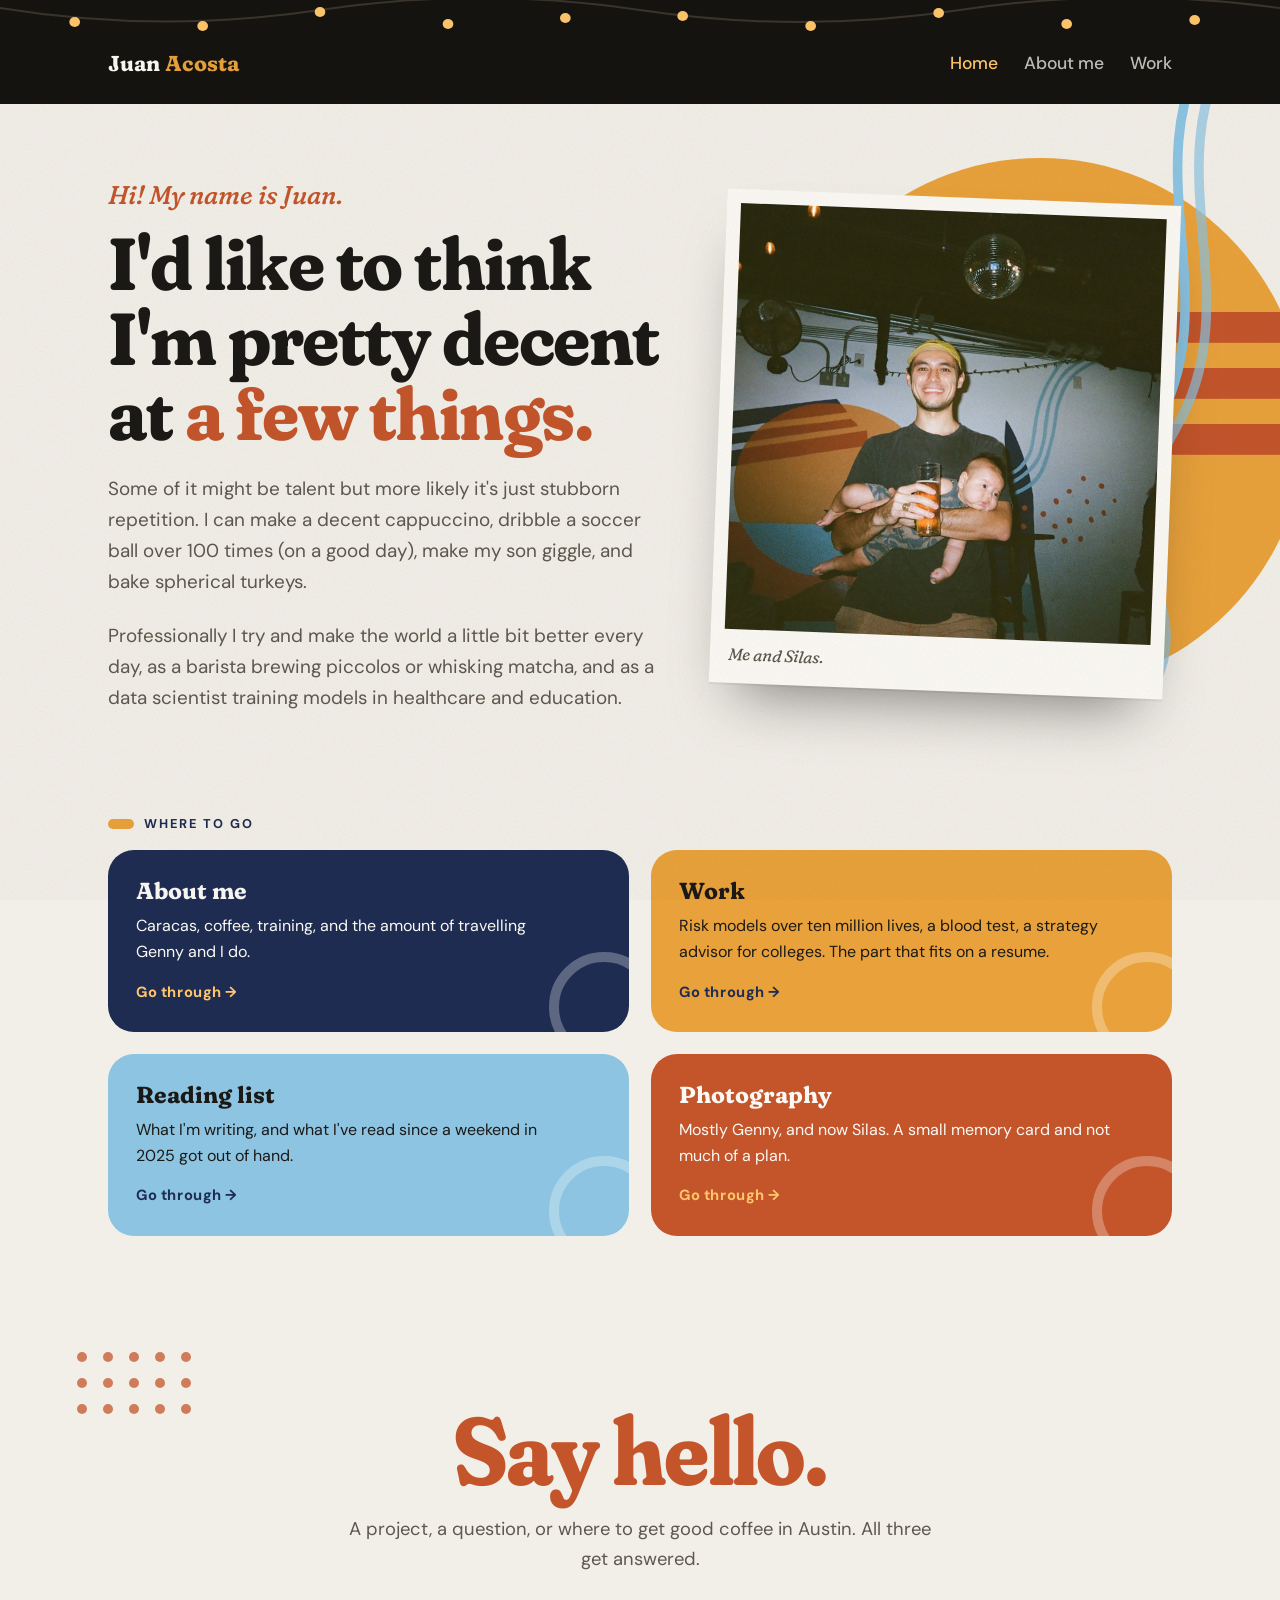
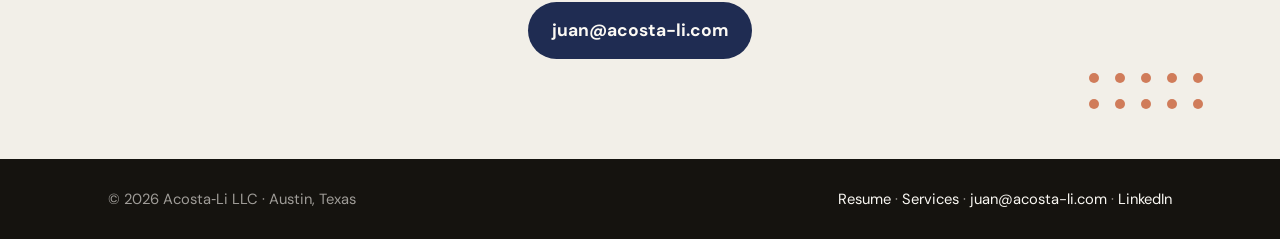
<file: index.html>
<!DOCTYPE html>
<html lang="en">
<head>
<meta charset="utf-8">
<meta name="viewport" content="width=device-width, initial-scale=1">
<title>Juan Acosta</title>
<meta name="description" content="Juan Acosta — barista and data scientist in Austin, Texas. Coffee, training, travel, photography, reading, and AI systems for healthcare and education.">
<link rel="icon" href="data:image/svg+xml,%3Csvg xmlns='http://www.w3.org/2000/svg' viewBox='0 0 32 32'%3E%3Crect width='32' height='32' rx='8' fill='%23F2EFE8'/%3E%3Ccircle cx='16' cy='16' r='9' fill='%23E9A23B'/%3E%3Crect x='0' y='12' width='32' height='2.5' fill='%23C4552B'/%3E%3Crect x='0' y='18' width='32' height='2.5' fill='%23C4552B'/%3E%3C/svg%3E">
<meta property="og:title" content="Juan Acosta"><meta property="og:description" content="Juan Acosta — barista and data scientist in Austin, Texas. Coffee, training, travel, photography, reading, and AI systems for healthcare and education."><meta property="og:type" content="website">
<link rel="preconnect" href="https://fonts.googleapis.com"><link rel="preconnect" href="https://fonts.gstatic.com" crossorigin>
<link href="https://fonts.googleapis.com/css2?family=Fraunces:ital,opsz,wght,SOFT,WONK@0,9..144,400..900,100,1;1,9..144,400..700,100,1&family=DM+Sans:opsz,wght@9..40,400;9..40,500;9..40,700&display=swap" rel="stylesheet">
<link rel="stylesheet" href="assets/film.css?v=20261022f">
</head>
<body>
<a class="skip" href="#main">Skip to content</a>
<div class="lights" aria-hidden="true">
  <svg viewBox="0 0 1200 46" preserveAspectRatio="none">
    <path d="M0 8 Q150 34 300 10 T600 10 T900 10 T1200 8" fill="none" stroke="#3A342B" stroke-width="2"/>
    <g fill="#FFC66B">
      <circle class="bulb" cx="70" cy="22" r="5"/><circle class="bulb" cx="190" cy="26" r="5"/><circle class="bulb" cx="300" cy="12" r="5"/>
      <circle class="bulb" cx="420" cy="24" r="5"/><circle class="bulb" cx="530" cy="18" r="5"/><circle class="bulb" cx="640" cy="16" r="5"/>
      <circle class="bulb" cx="760" cy="26" r="5"/><circle class="bulb" cx="880" cy="13" r="5"/><circle class="bulb" cx="1000" cy="24" r="5"/>
      <circle class="bulb" cx="1120" cy="20" r="5"/>
    </g>
  </svg>
</div>
<nav class="nav"><div class="wrap nav__in">
  <a class="logo" href="">Juan <span>Acosta</span></a>
  <ul><li><a href="" aria-current="page">Home</a></li><li><a href="about/">About me</a></li><li><a href="work/">Work</a></li></ul>
</div></nav>

<main id="main">
<header class="hero">
  <div class="mural" aria-hidden="true">
    <svg viewBox="0 0 400 400" class="sunshape">
      <circle cx="200" cy="200" r="190" fill="#E9A23B"/>
      <rect x="0" y="120" width="400" height="22" fill="#C4552B"/><rect x="0" y="160" width="400" height="22" fill="#C4552B"/><rect x="0" y="200" width="400" height="22" fill="#C4552B"/>
    </svg>
    <svg viewBox="0 0 120 600" class="waves" fill="none" stroke="#8CC4E2" stroke-width="9" stroke-linecap="round">
      <path d="M90 0 C 20 120, 110 240, 40 360 S 60 520, 20 600"/>
      <path d="M110 0 C 40 120, 130 240, 60 360 S 80 520, 40 600" opacity=".7"/>
    </svg>
  </div>
  <div class="wrap hero__in">
    <div>
      <p class="hi it">Hi! My name is Juan.</p>
      <h1 class="d">I'd like to think I'm pretty decent at <span class="sun">a few things.</span></h1>
      <p class="lede">Some of it might be talent but more likely it's just stubborn repetition. I can make a decent cappuccino, dribble a soccer ball over 100 times (on a good day), make my son giggle, and bake spherical turkeys.</p>
      <p class="lede">Professionally I try and make the world a little bit better every day, as a barista brewing piccolos or whisking matcha, and as a data scientist training models in healthcare and education.</p>
    </div>
    <figure class="print" style="margin:0">
      <img src="assets/img/juan-and-silas.jpg" alt="Juan in a yellow cap, grinning, holding a beer in one hand and his baby son Silas tucked under the other arm, under a disco ball" width="1196" height="1200">
      <figcaption>Me and Silas.</figcaption>
    </figure>
  </div>
</header>

<section class="sec" style="padding-top:10px"><div class="wrap">
  <p class="kicker">Where to go</p>
  <div class="doors">
    <a class="card c-navy" href="about/"><b>About me</b><p>Caracas, coffee, training, and the amount of travelling Genny and I do.</p><span class="go">Go through &rarr;</span></a>
    <a class="card c-sun" href="work/"><b>Work</b><p>Risk models over ten million lives, a blood test, a strategy advisor for colleges. The part that fits on a resume.</p><span class="go">Go through &rarr;</span></a>
    <a class="card c-sky" href="about/reading/"><b>Reading list</b><p>What I'm writing, and what I've read since a weekend in 2025 got out of hand.</p><span class="go">Go through &rarr;</span></a>
    <a class="card c-rust" href="about/photos/"><b>Photography</b><p>Mostly Genny, and now Silas. A small memory card and not much of a plan.</p><span class="go">Go through &rarr;</span></a>
  </div>
</div></section>
<section class="hello" id="hello">
  <div class="dots" aria-hidden="true" style="left:6%;top:40px"><i></i><i></i><i></i><i></i><i></i><i></i><i></i><i></i><i></i><i></i><i></i><i></i><i></i><i></i><i></i></div>
  <div class="dots" aria-hidden="true" style="right:6%;bottom:50px"><i></i><i></i><i></i><i></i><i></i><i></i><i></i><i></i><i></i><i></i></div>
  <div class="wrap">
    <h2 class="d">Say hello.</h2>
    <p>A project, a question, or where to get good coffee in Austin. All three get answered.</p>
    <a class="btn" href="mailto:juan@acosta-li.com">juan@acosta-li.com</a>
  </div>
</section>
</main>

<footer class="foot"><div class="wrap foot__in"><span>&copy; 2026 Acosta&#8209;Li LLC &middot; Austin, Texas</span><span><a href="resume.html">Resume</a> &middot; <a href="services/">Services</a> &middot; <a href="mailto:juan@acosta-li.com">juan@acosta-li.com</a> &middot; <a href="https://www.linkedin.com/in/juan-acosta-556a39108/" target="_blank" rel="noopener">LinkedIn</a></span></div></footer>
</body>
</html>
</file>
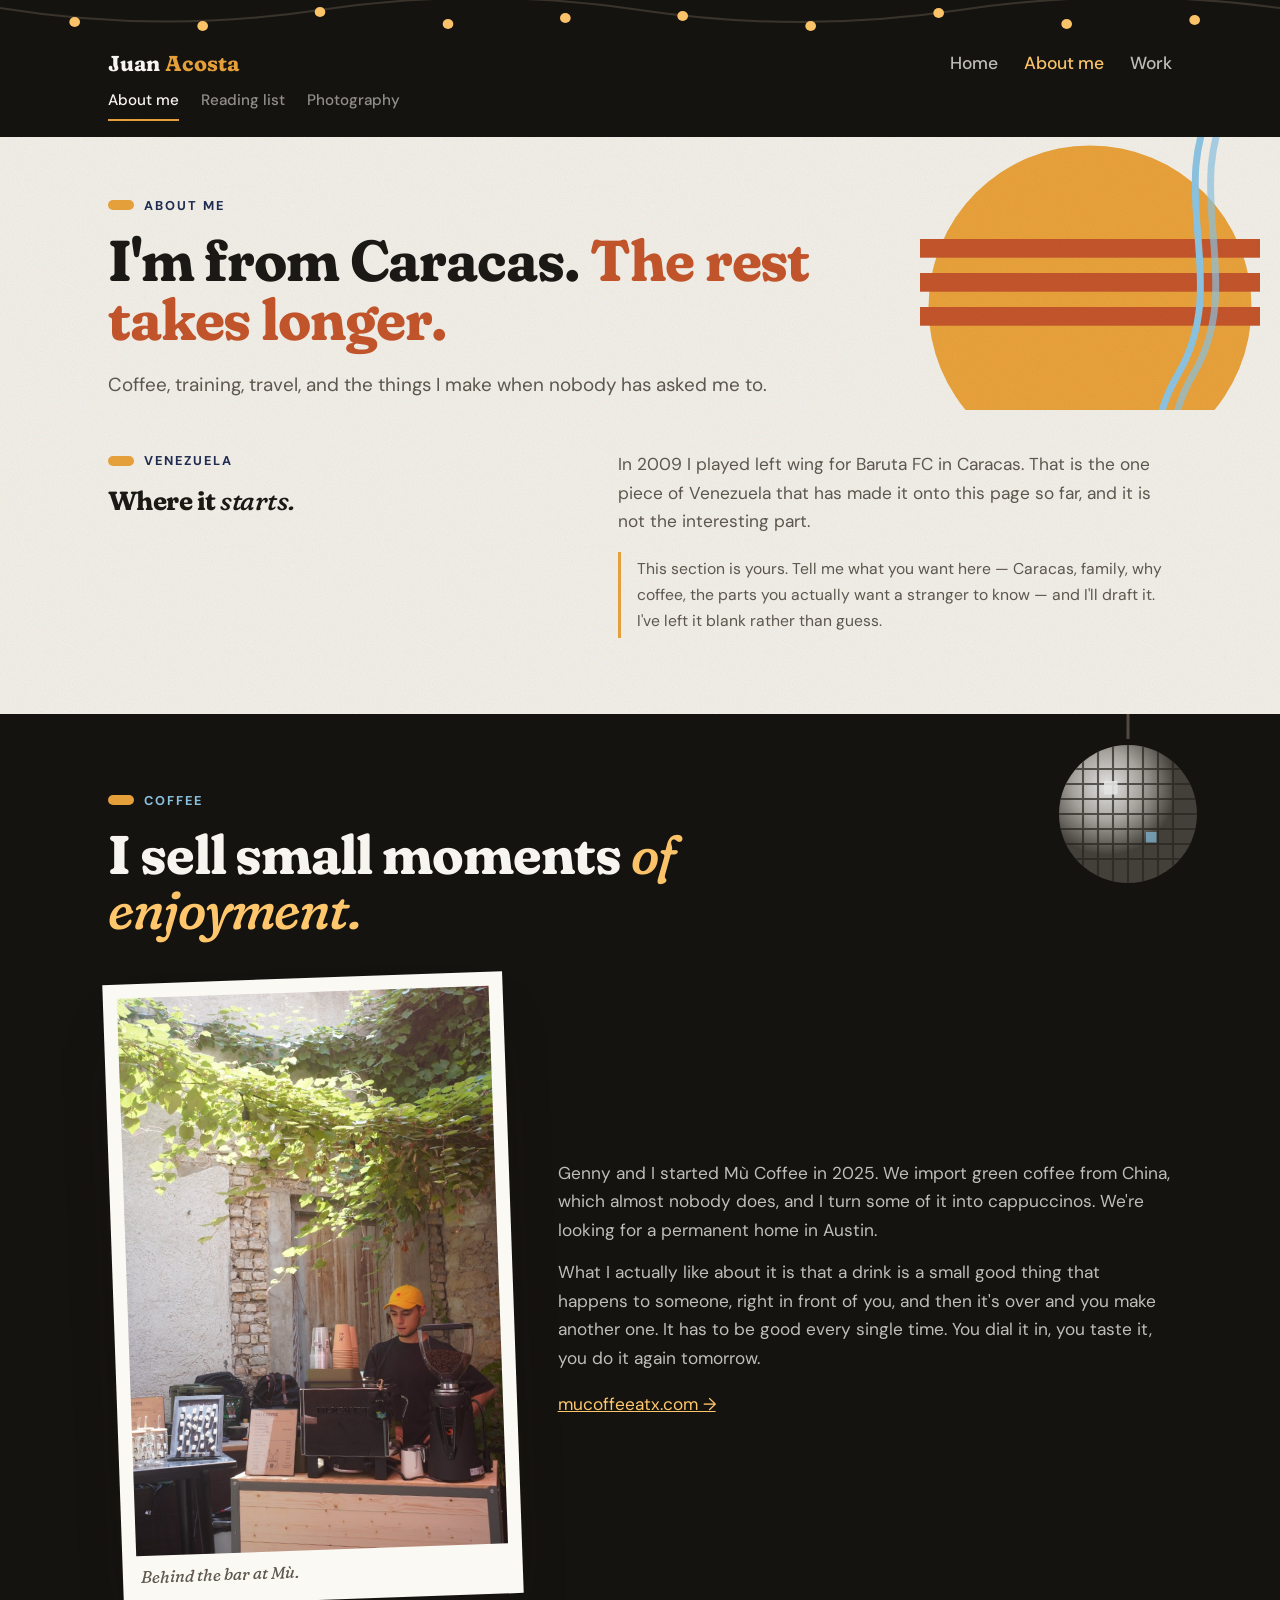
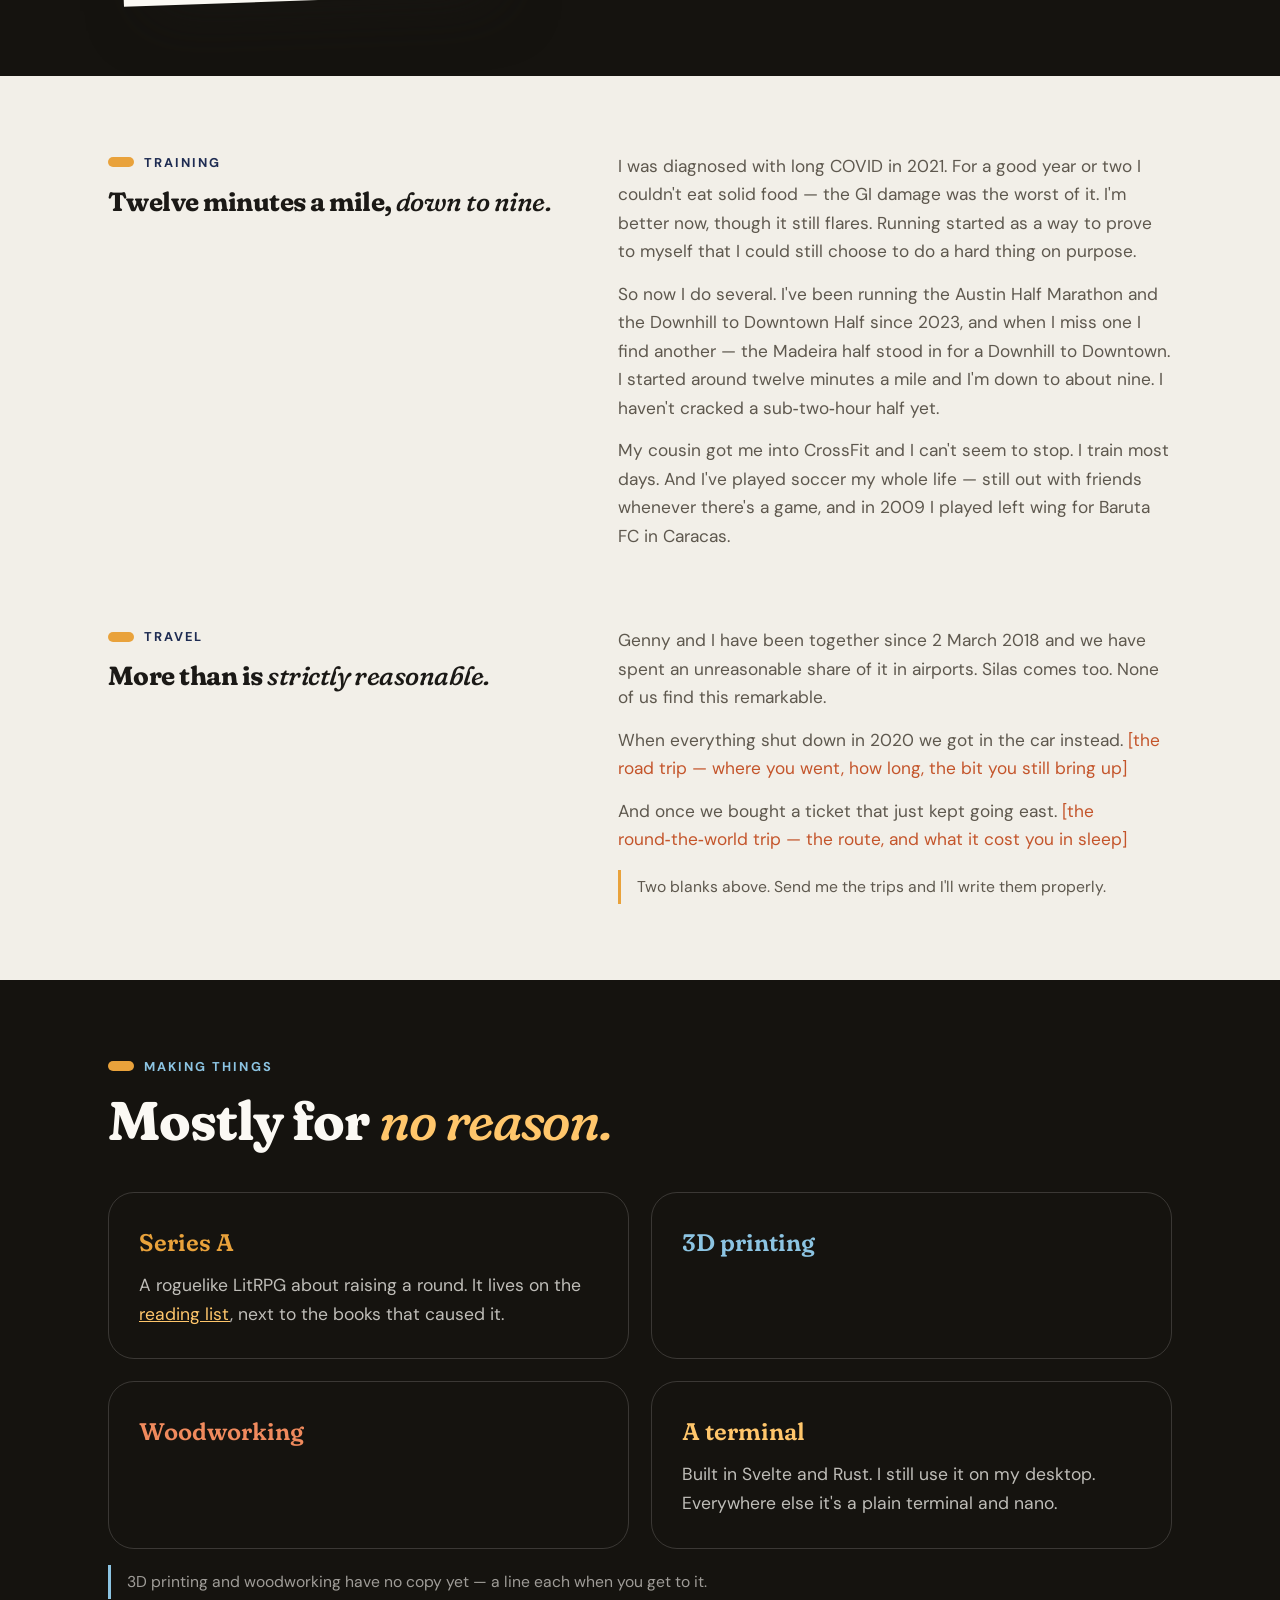
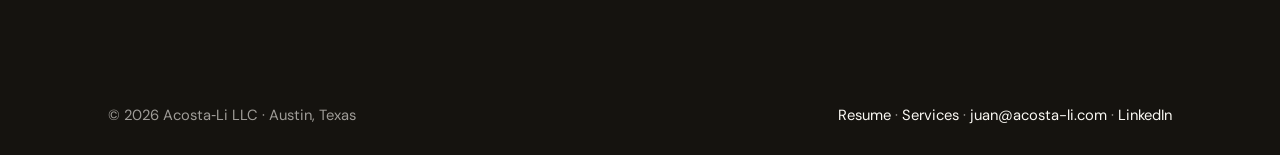
<file: about/index.html>
<!DOCTYPE html>
<html lang="en">
<head>
<meta charset="utf-8">
<meta name="viewport" content="width=device-width, initial-scale=1">
<title>About me — Juan Acosta</title>
<meta name="description" content="Juan Acosta on Caracas, Mù Coffee, running and CrossFit, travelling with Genny, and the things he makes.">
<link rel="icon" href="data:image/svg+xml,%3Csvg xmlns='http://www.w3.org/2000/svg' viewBox='0 0 32 32'%3E%3Crect width='32' height='32' rx='8' fill='%23F2EFE8'/%3E%3Ccircle cx='16' cy='16' r='9' fill='%23E9A23B'/%3E%3Crect x='0' y='12' width='32' height='2.5' fill='%23C4552B'/%3E%3Crect x='0' y='18' width='32' height='2.5' fill='%23C4552B'/%3E%3C/svg%3E">
<meta property="og:title" content="About me — Juan Acosta"><meta property="og:description" content="Juan Acosta on Caracas, Mù Coffee, running and CrossFit, travelling with Genny, and the things he makes."><meta property="og:type" content="website">
<link rel="preconnect" href="https://fonts.googleapis.com"><link rel="preconnect" href="https://fonts.gstatic.com" crossorigin>
<link href="https://fonts.googleapis.com/css2?family=Fraunces:ital,opsz,wght,SOFT,WONK@0,9..144,400..900,100,1;1,9..144,400..700,100,1&family=DM+Sans:opsz,wght@9..40,400;9..40,500;9..40,700&display=swap" rel="stylesheet">
<link rel="stylesheet" href="../assets/film.css?v=20261022f">
</head>
<body>
<a class="skip" href="#main">Skip to content</a>
<div class="lights" aria-hidden="true">
  <svg viewBox="0 0 1200 46" preserveAspectRatio="none">
    <path d="M0 8 Q150 34 300 10 T600 10 T900 10 T1200 8" fill="none" stroke="#3A342B" stroke-width="2"/>
    <g fill="#FFC66B">
      <circle class="bulb" cx="70" cy="22" r="5"/><circle class="bulb" cx="190" cy="26" r="5"/><circle class="bulb" cx="300" cy="12" r="5"/>
      <circle class="bulb" cx="420" cy="24" r="5"/><circle class="bulb" cx="530" cy="18" r="5"/><circle class="bulb" cx="640" cy="16" r="5"/>
      <circle class="bulb" cx="760" cy="26" r="5"/><circle class="bulb" cx="880" cy="13" r="5"/><circle class="bulb" cx="1000" cy="24" r="5"/>
      <circle class="bulb" cx="1120" cy="20" r="5"/>
    </g>
  </svg>
</div>
<nav class="nav"><div class="wrap nav__in">
  <a class="logo" href="../">Juan <span>Acosta</span></a>
  <ul><li><a href="../">Home</a></li><li><a href="../about/" aria-current="page">About me</a></li><li><a href="../work/">Work</a></li></ul>
</div></nav>
<div class="subnav"><div class="wrap"><a href="../about/" class="on">About me</a><a href="../about/reading/">Reading list</a><a href="../about/photos/">Photography</a></div></div>

<main id="main">
<header class="page-head">
  <div class="mural" aria-hidden="true">
    <svg viewBox="0 0 400 400" class="sunshape">
      <circle cx="200" cy="200" r="190" fill="#E9A23B"/>
      <rect x="0" y="120" width="400" height="22" fill="#C4552B"/><rect x="0" y="160" width="400" height="22" fill="#C4552B"/><rect x="0" y="200" width="400" height="22" fill="#C4552B"/>
    </svg>
    <svg viewBox="0 0 120 600" class="waves" fill="none" stroke="#8CC4E2" stroke-width="9" stroke-linecap="round">
      <path d="M90 0 C 20 120, 110 240, 40 360 S 60 520, 20 600"/>
      <path d="M110 0 C 40 120, 130 240, 60 360 S 80 520, 40 600" opacity=".7"/>
    </svg>
  </div>
  <div class="wrap">
    <p class="kicker">About me</p>
    <h1 class="d">I'm from Caracas. <span class="sun">The rest takes longer.</span></h1>
    <p class="lede">Coffee, training, travel, and the things I make when nobody has asked me to.</p>
  </div>
</header>

<section class="sec" style="padding-top:40px"><div class="wrap split">
  <div><p class="kicker">Venezuela</p><h2 class="d">Where it <span class="it">starts.</span></h2></div>
  <div>
    <!-- SCAFFOLD. Juan: you said this page needs Venezuela content. I have not written it,
         because everything I know is either yours to tell or something you've asked me to
         keep off the site. The paragraph below uses only what you've already cleared. -->
    <p class="prose">In 2009 I played left wing for Baruta FC in Caracas. That is the one piece of Venezuela that has made it onto this page so far, and it is not the interesting part.</p>
    <p class="todo">This section is yours. Tell me what you want here &mdash; Caracas, family, why coffee, the parts you actually want a stranger to know &mdash; and I'll draft it. I've left it blank rather than guess.</p>
  </div>
</div></section>

<section class="sec night" id="coffee">
  <svg class="disco" viewBox="0 0 100 130" aria-hidden="true">
    <line x1="50" y1="0" x2="50" y2="30" stroke="#5A5246" stroke-width="2"/>
    <defs><clipPath id="ball"><circle cx="50" cy="80" r="46"/></clipPath>
      <radialGradient id="shine" cx=".35" cy=".3"><stop offset="0" stop-color="#fff"/><stop offset=".5" stop-color="#B9B6B0"/><stop offset="1" stop-color="#4A4640"/></radialGradient></defs>
    <circle cx="50" cy="80" r="46" fill="url(#shine)"/>
    <g clip-path="url(#ball)" stroke="#2A2620" stroke-width="1.4" fill="none" opacity=".7">
      <path d="M0 50h100M0 60h100M0 70h100M0 80h100M0 90h100M0 100h100M0 110h100"/>
      <path d="M20 30v100M30 30v100M40 30v100M50 30v100M60 30v100M70 30v100M80 30v100"/>
    </g>
    <rect x="34" y="58" width="9" height="9" fill="#fff" opacity=".9"/><rect x="62" y="92" width="7" height="7" fill="#8CC4E2" opacity=".8"/>
  </svg>
  <div class="wrap">
    <p class="kicker">Coffee</p>
    <h2 class="d">I sell small moments <span class="it">of enjoyment.</span></h2>
    <div class="mu" style="margin-top:40px">
      <figure class="print" style="margin:0"><img src="../assets/img/mu-bar.jpg" alt="Juan in a yellow cap behind the M&ugrave; Coffee cart, working the espresso machine under a canopy of grape leaves" width="1000" height="1500" loading="lazy"><figcaption>Behind the bar at M&ugrave;.</figcaption></figure>
      <div>
        <p class="prose" style="color:rgba(251,249,244,.74)">Genny and I started M&ugrave; Coffee in 2025. We import green coffee from China, which almost nobody does, and I turn some of it into cappuccinos. We're looking for a permanent home in Austin.</p>
        <p class="prose" style="color:rgba(251,249,244,.74);margin-top:14px">What I actually like about it is that a drink is a small good thing that happens to someone, right in front of you, and then it's over and you make another one. It has to be good every single time. You dial it in, you taste it, you do it again tomorrow.</p>
        <p class="prose" style="margin-top:18px"><a href="https://mucoffeeatx.com" target="_blank" rel="noopener" style="color:var(--bulb)">mucoffeeatx.com &rarr;</a></p>
      </div>
    </div>
  </div>
</section>

<section class="sec" id="training"><div class="wrap split">
  <div><p class="kicker">Training</p><h2 class="d">Twelve minutes a mile, <span class="it">down to nine.</span></h2></div>
  <div>
    <p class="prose">I was diagnosed with long COVID in 2021. For a good year or two I couldn't eat solid food &mdash; the GI damage was the worst of it. I'm better now, though it still flares. Running started as a way to prove to myself that I could still choose to do a hard thing on purpose.</p>
    <p class="prose" style="margin-top:14px">So now I do several. I've been running the Austin Half Marathon and the Downhill to Downtown Half since 2023, and when I miss one I find another &mdash; the Madeira half stood in for a Downhill to Downtown. I started around twelve minutes a mile and I'm down to about nine. I haven't cracked a sub&#8209;two&#8209;hour half yet.</p>
    <p class="prose" style="margin-top:14px">My cousin got me into CrossFit and I can't seem to stop. I train most days. And I've played soccer my whole life &mdash; still out with friends whenever there's a game, and in 2009 I played left wing for Baruta FC in Caracas.</p>
  </div>
</div></section>

<section class="sec" id="travel" style="padding-top:0"><div class="wrap split">
  <div><p class="kicker">Travel</p><h2 class="d">More than is <span class="it">strictly reasonable.</span></h2></div>
  <div>
    <p class="prose">Genny and I have been together since 2 March 2018 and we have spent an unreasonable share of it in airports. Silas comes too. None of us find this remarkable.</p>
    <!-- DRAFT. Juan: the two trips worth telling are the pandemic road trip and the
         round-the-world ticket. I could not find the ticket in Gmail, so the two
         paragraphs below are scaffolding with the shape of the story, not the facts. -->
    <p class="prose" style="margin-top:14px">When everything shut down in 2020 we got in the car instead. <span style="color:var(--rust)">[the road trip &mdash; where you went, how long, the bit you still bring up]</span></p>
    <p class="prose" style="margin-top:14px">And once we bought a ticket that just kept going east. <span style="color:var(--rust)">[the round&#8209;the&#8209;world trip &mdash; the route, and what it cost you in sleep]</span></p>
    <p class="todo">Two blanks above. Send me the trips and I'll write them properly.</p>
  </div>
</div></section>

<section class="sec night" id="making"><div class="wrap">
  <p class="kicker">Making things</p>
  <h2 class="d">Mostly for <span class="it">no reason.</span></h2>
  <div class="loves">
    <div class="love"><h3>Series A</h3><p>A roguelike LitRPG about raising a round. It lives on the <a href="reading/">reading list</a>, next to the books that caused it.</p></div>
    <div class="love"><h3>3D printing</h3><p>&nbsp;</p></div>
    <div class="love"><h3>Woodworking</h3><p>&nbsp;</p></div>
    <div class="love"><h3>A terminal</h3><p>Built in Svelte and Rust. I still use it on my desktop. Everywhere else it's a plain terminal and nano.</p></div>
  </div>
  <p class="todo" style="border-left-color:var(--sky);color:rgba(251,249,244,.6)">3D printing and woodworking have no copy yet &mdash; a line each when you get to it.</p>
</div></section>
</main>

<footer class="foot"><div class="wrap foot__in"><span>&copy; 2026 Acosta&#8209;Li LLC &middot; Austin, Texas</span><span><a href="../resume.html">Resume</a> &middot; <a href="../services/">Services</a> &middot; <a href="mailto:juan@acosta-li.com">juan@acosta-li.com</a> &middot; <a href="https://www.linkedin.com/in/juan-acosta-556a39108/" target="_blank" rel="noopener">LinkedIn</a></span></div></footer>
</body>
</html>
</file>
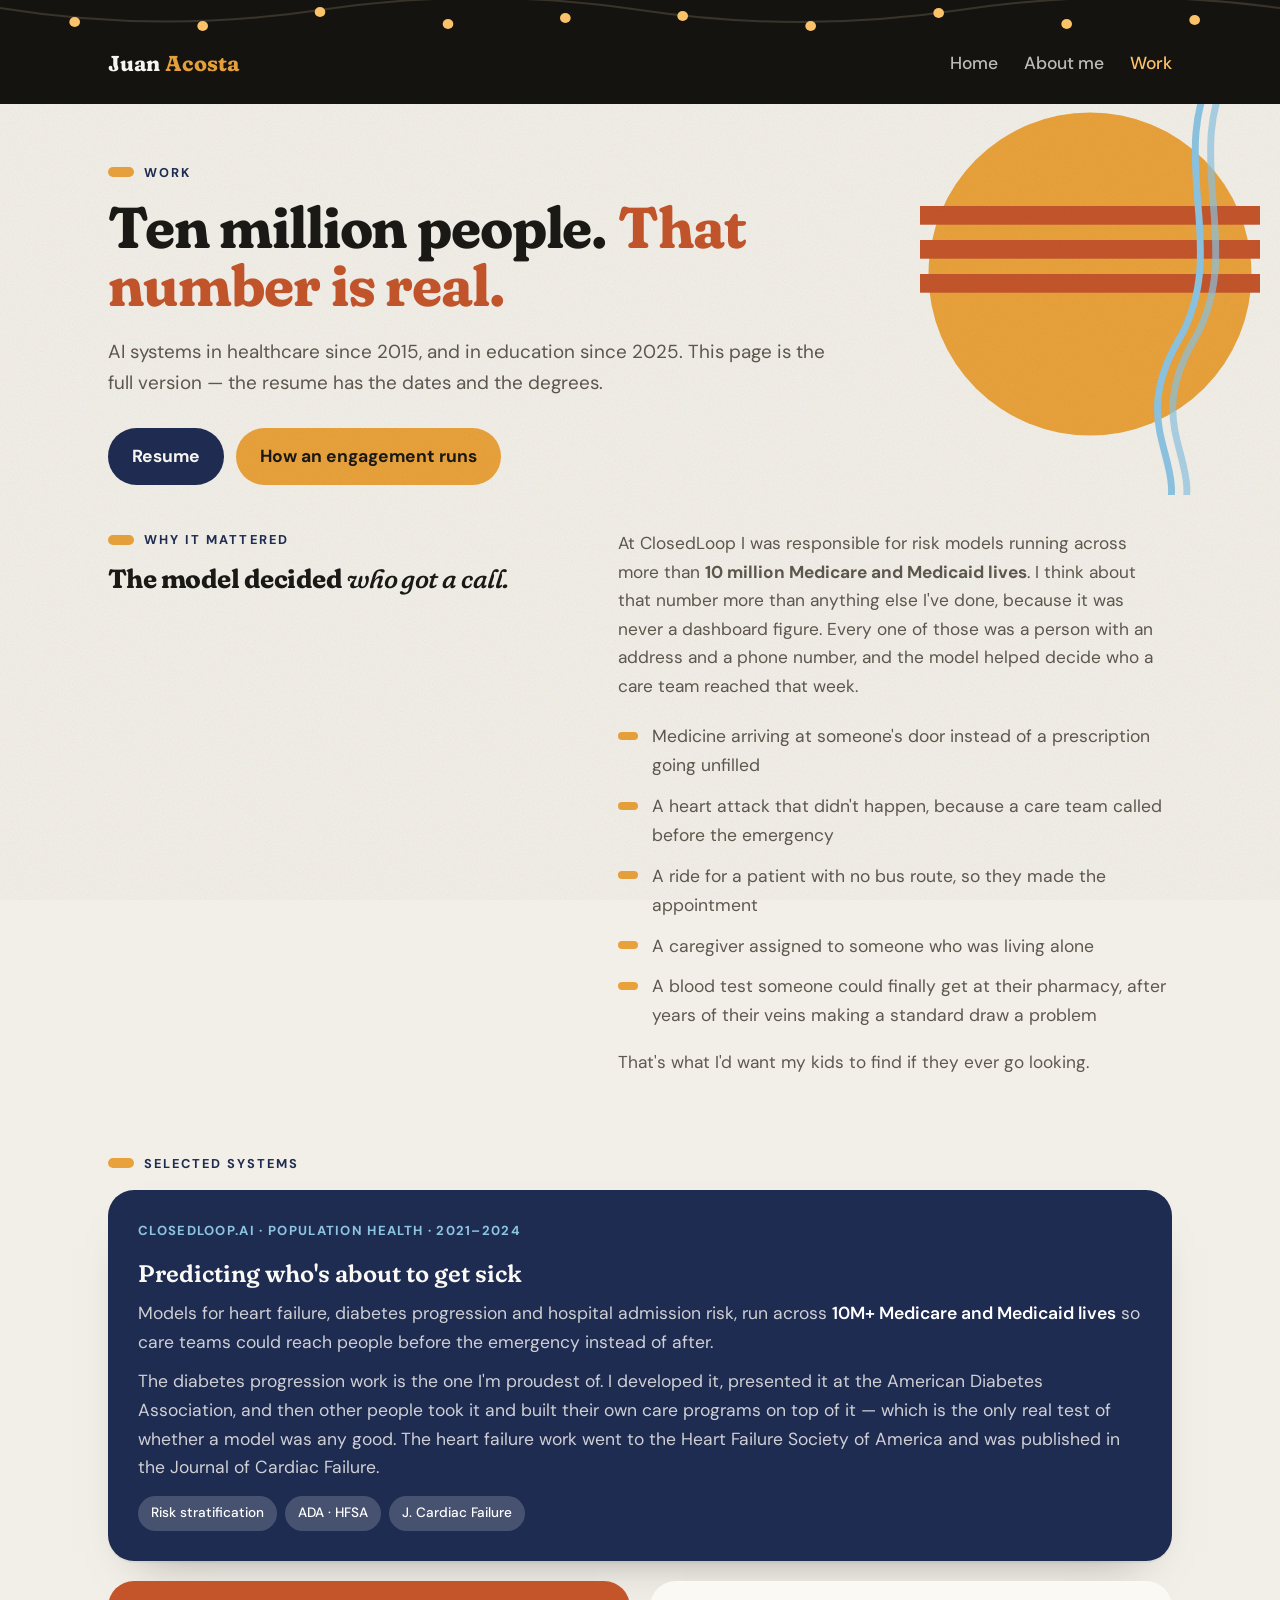
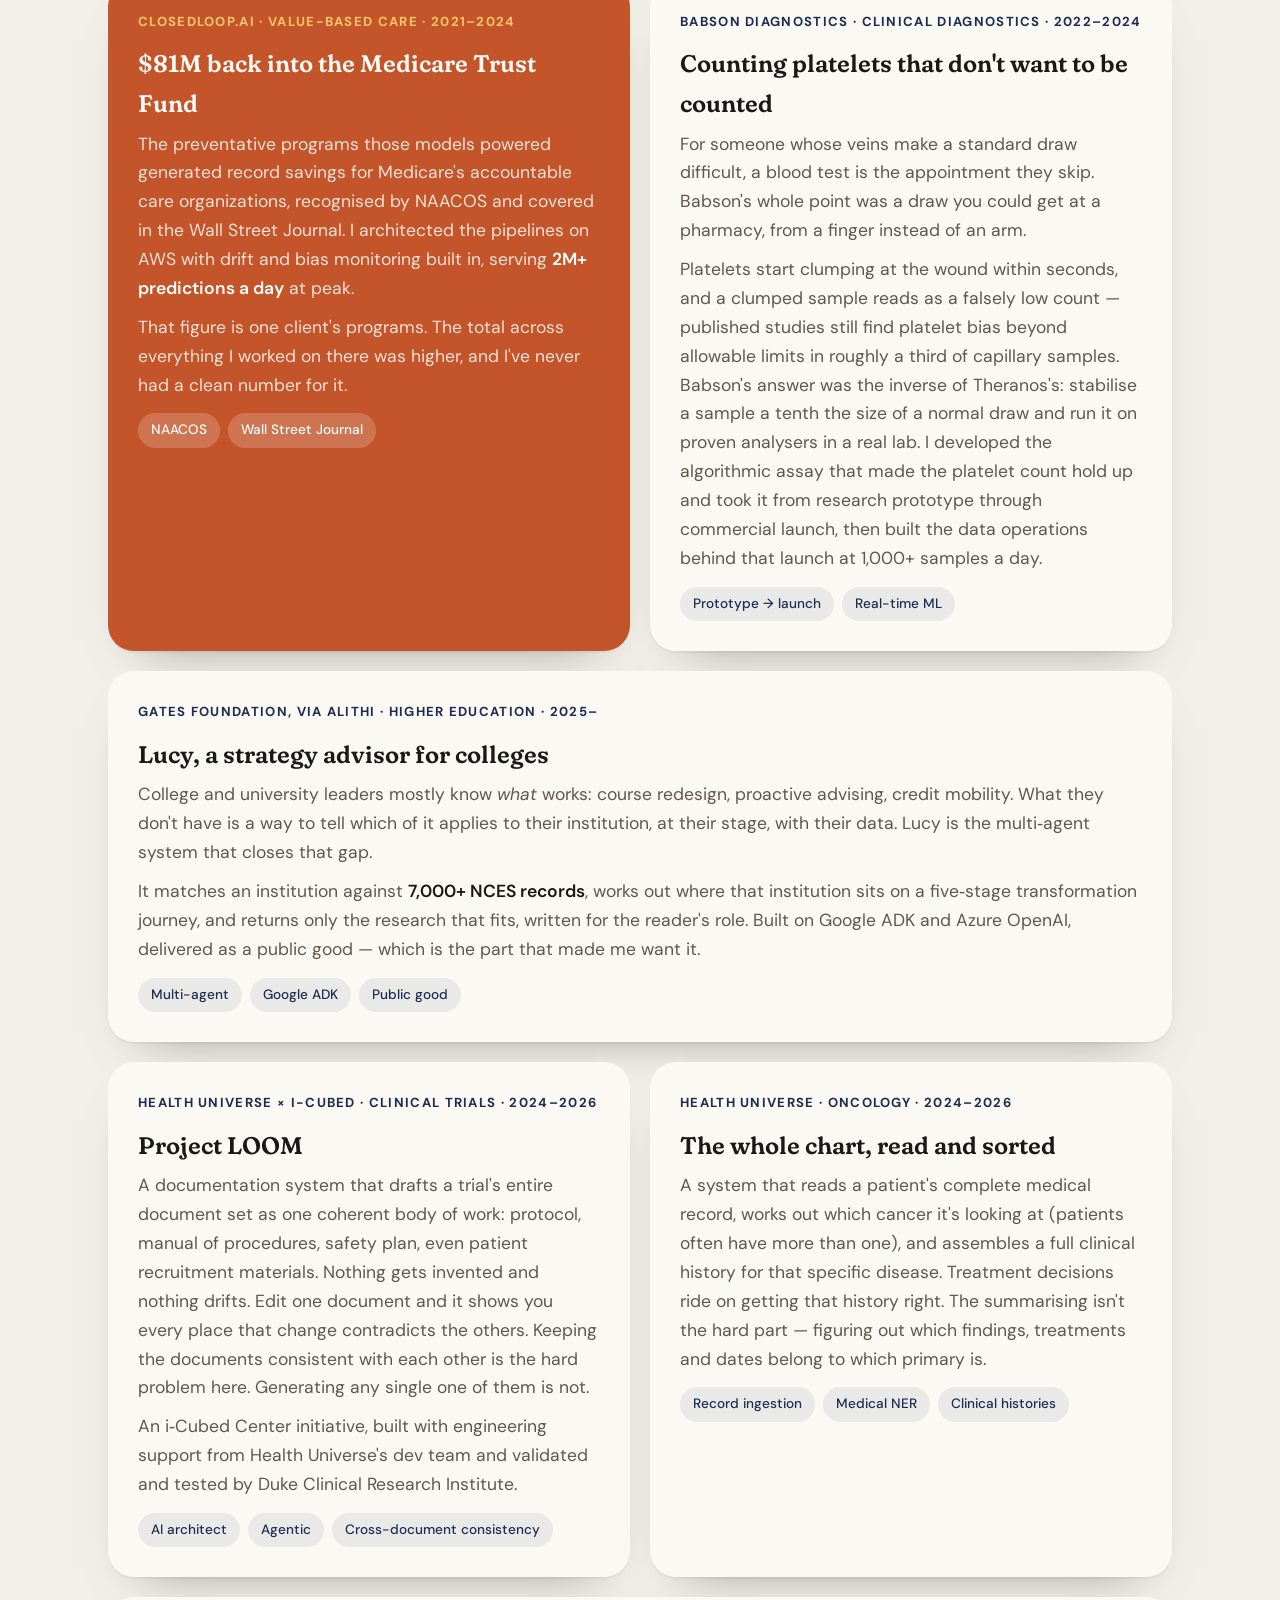
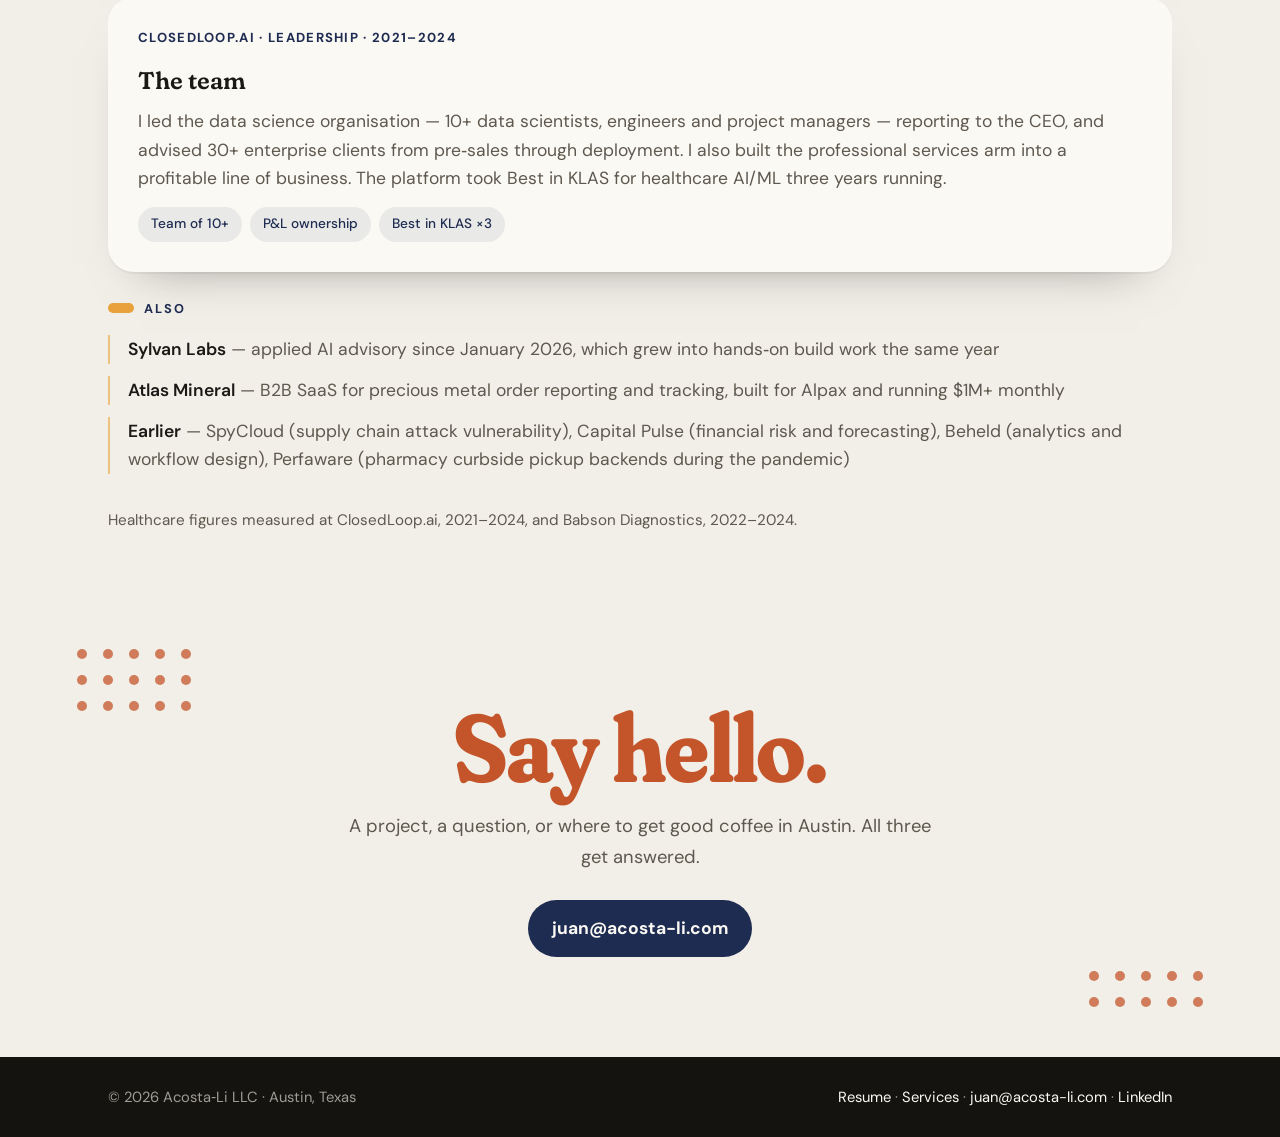
<file: contact/index.html>
<!DOCTYPE html>
<html lang="en">
<head><meta charset="utf-8"><title>Moved</title>
<link rel="canonical" href="../work/#hello">
<meta http-equiv="refresh" content="0; url=../work/#hello">
<script>location.replace("../work/#hello");</script>
</head>
<body><p>This page moved to <a href="../work/#hello">../work/#hello</a>.</p></body>
</html>
</file>
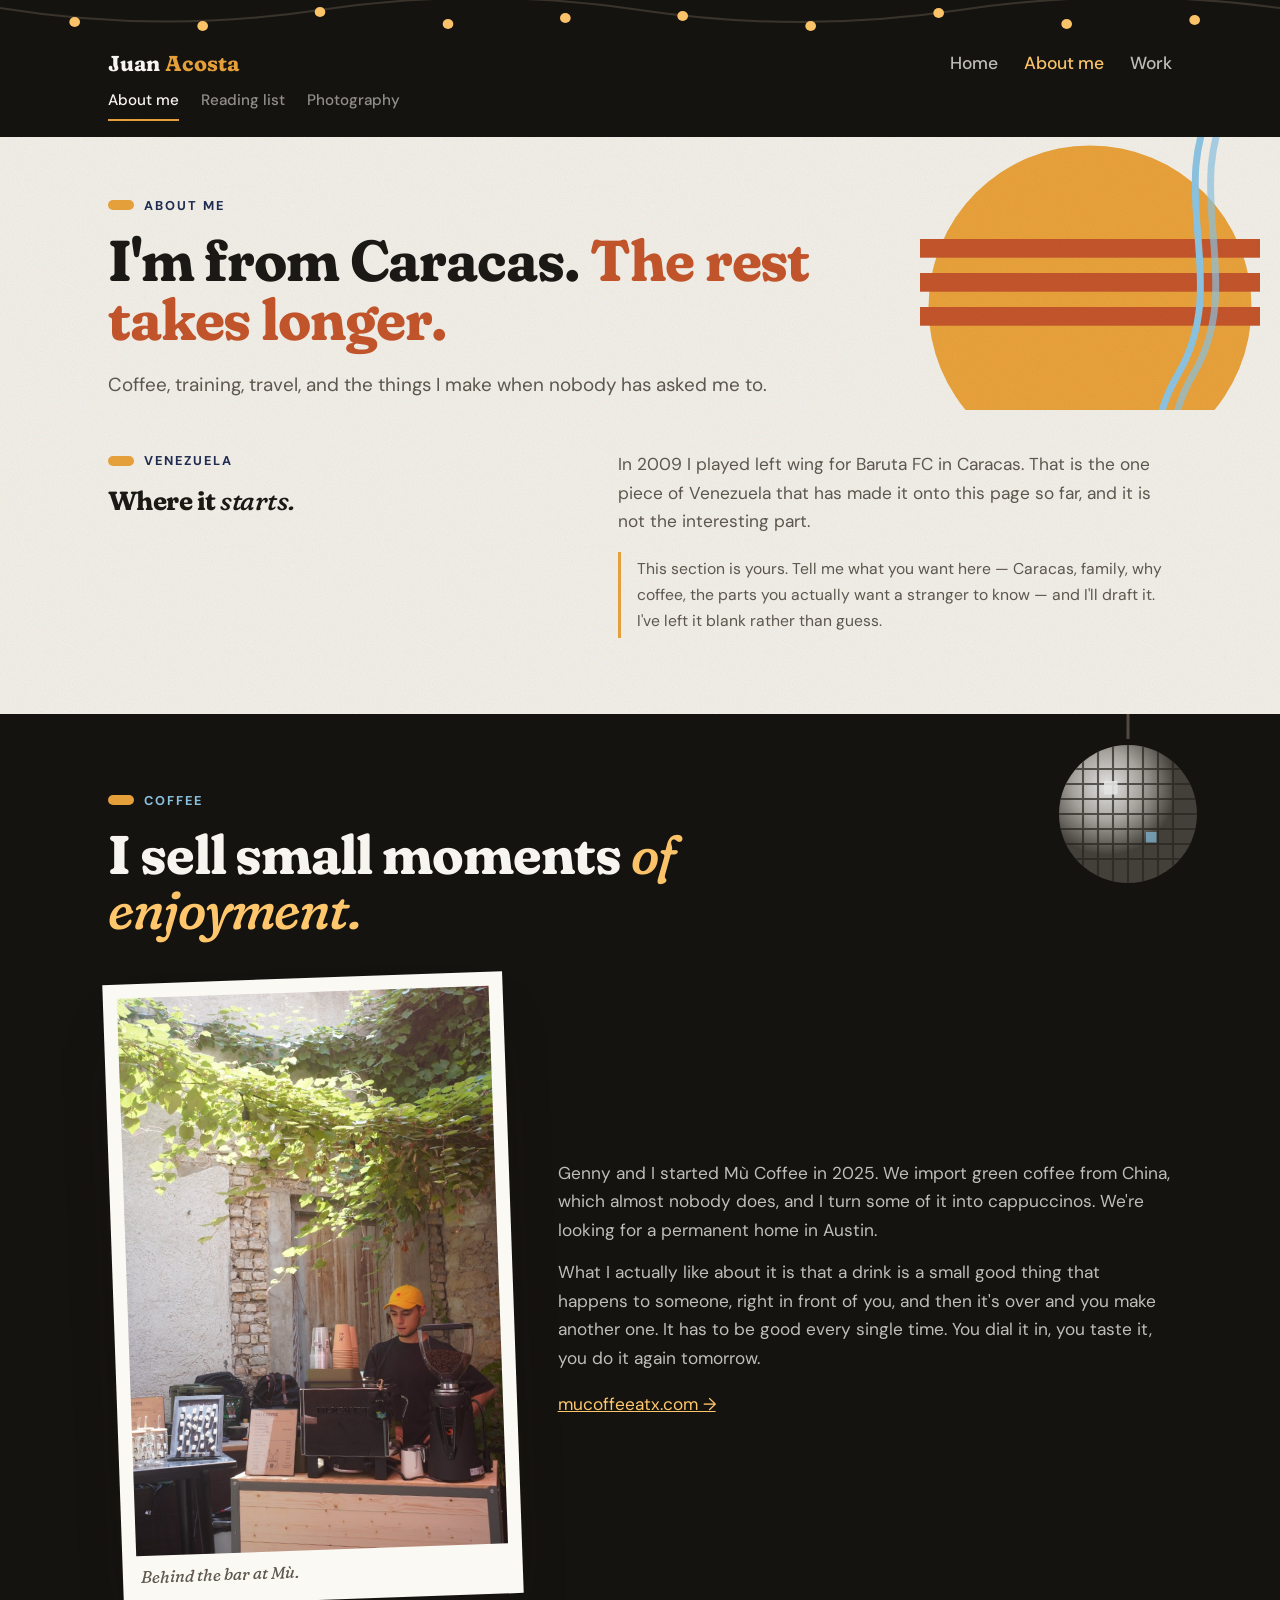
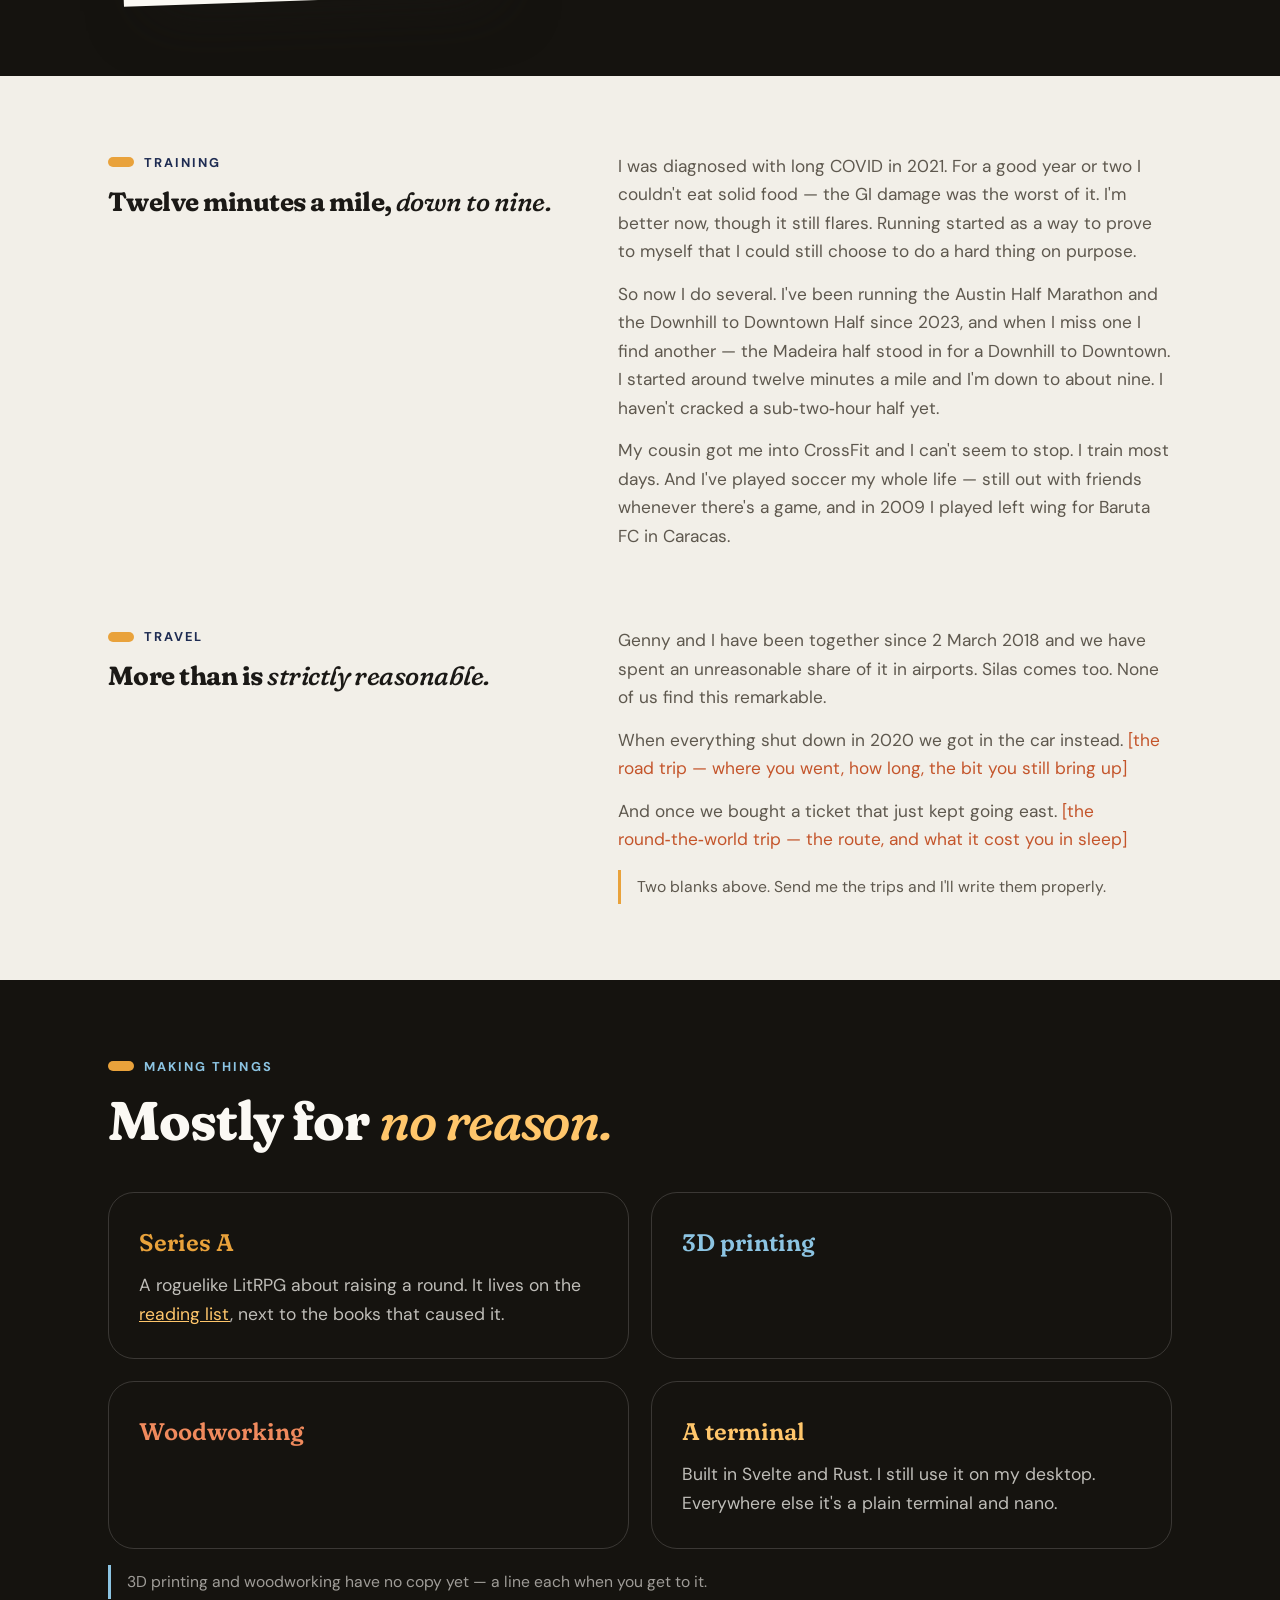
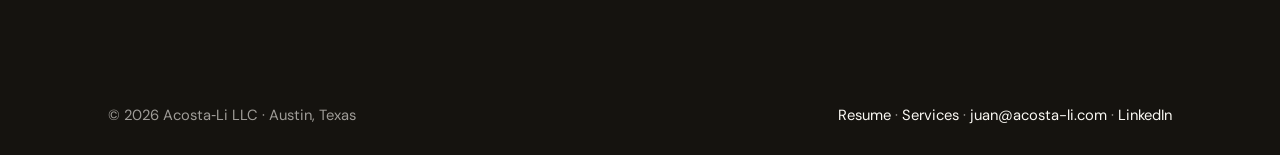
<file: life/index.html>
<!DOCTYPE html>
<html lang="en">
<head><meta charset="utf-8"><title>Moved</title>
<link rel="canonical" href="../about/">
<meta http-equiv="refresh" content="0; url=../about/">
<script>location.replace("../about/");</script>
</head>
<body><p>This page moved to <a href="../about/">../about/</a>.</p></body>
</html>
</file>
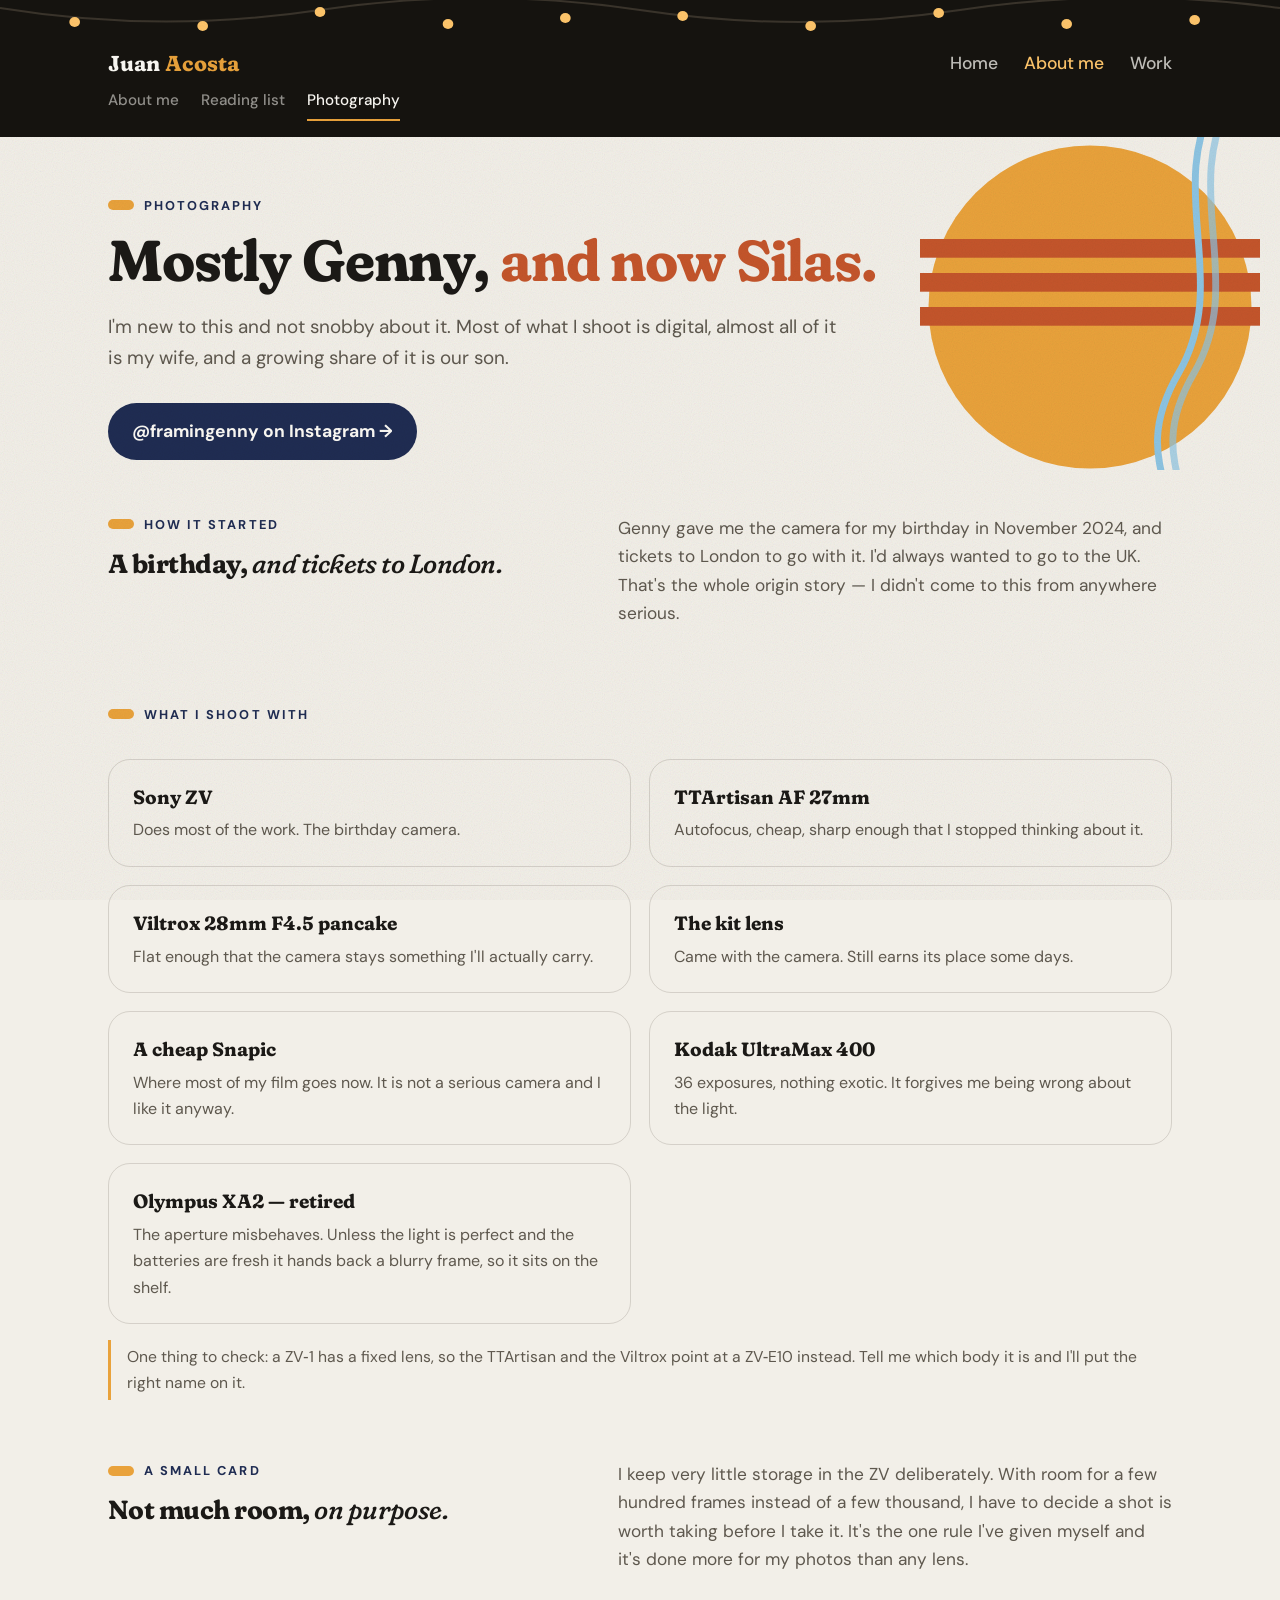
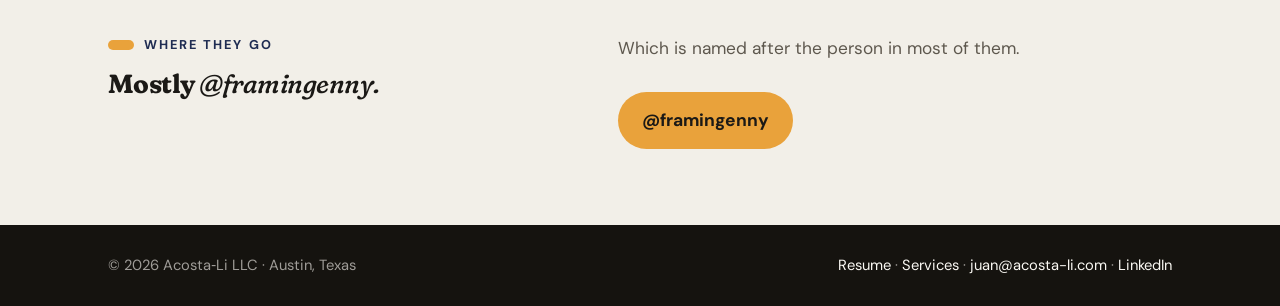
<file: photos/index.html>
<!DOCTYPE html>
<html lang="en">
<head><meta charset="utf-8"><title>Moved</title>
<link rel="canonical" href="../about/photos/">
<meta http-equiv="refresh" content="0; url=../about/photos/">
<script>location.replace("../about/photos/");</script>
</head>
<body><p>This page moved to <a href="../about/photos/">../about/photos/</a>.</p></body>
</html>
</file>
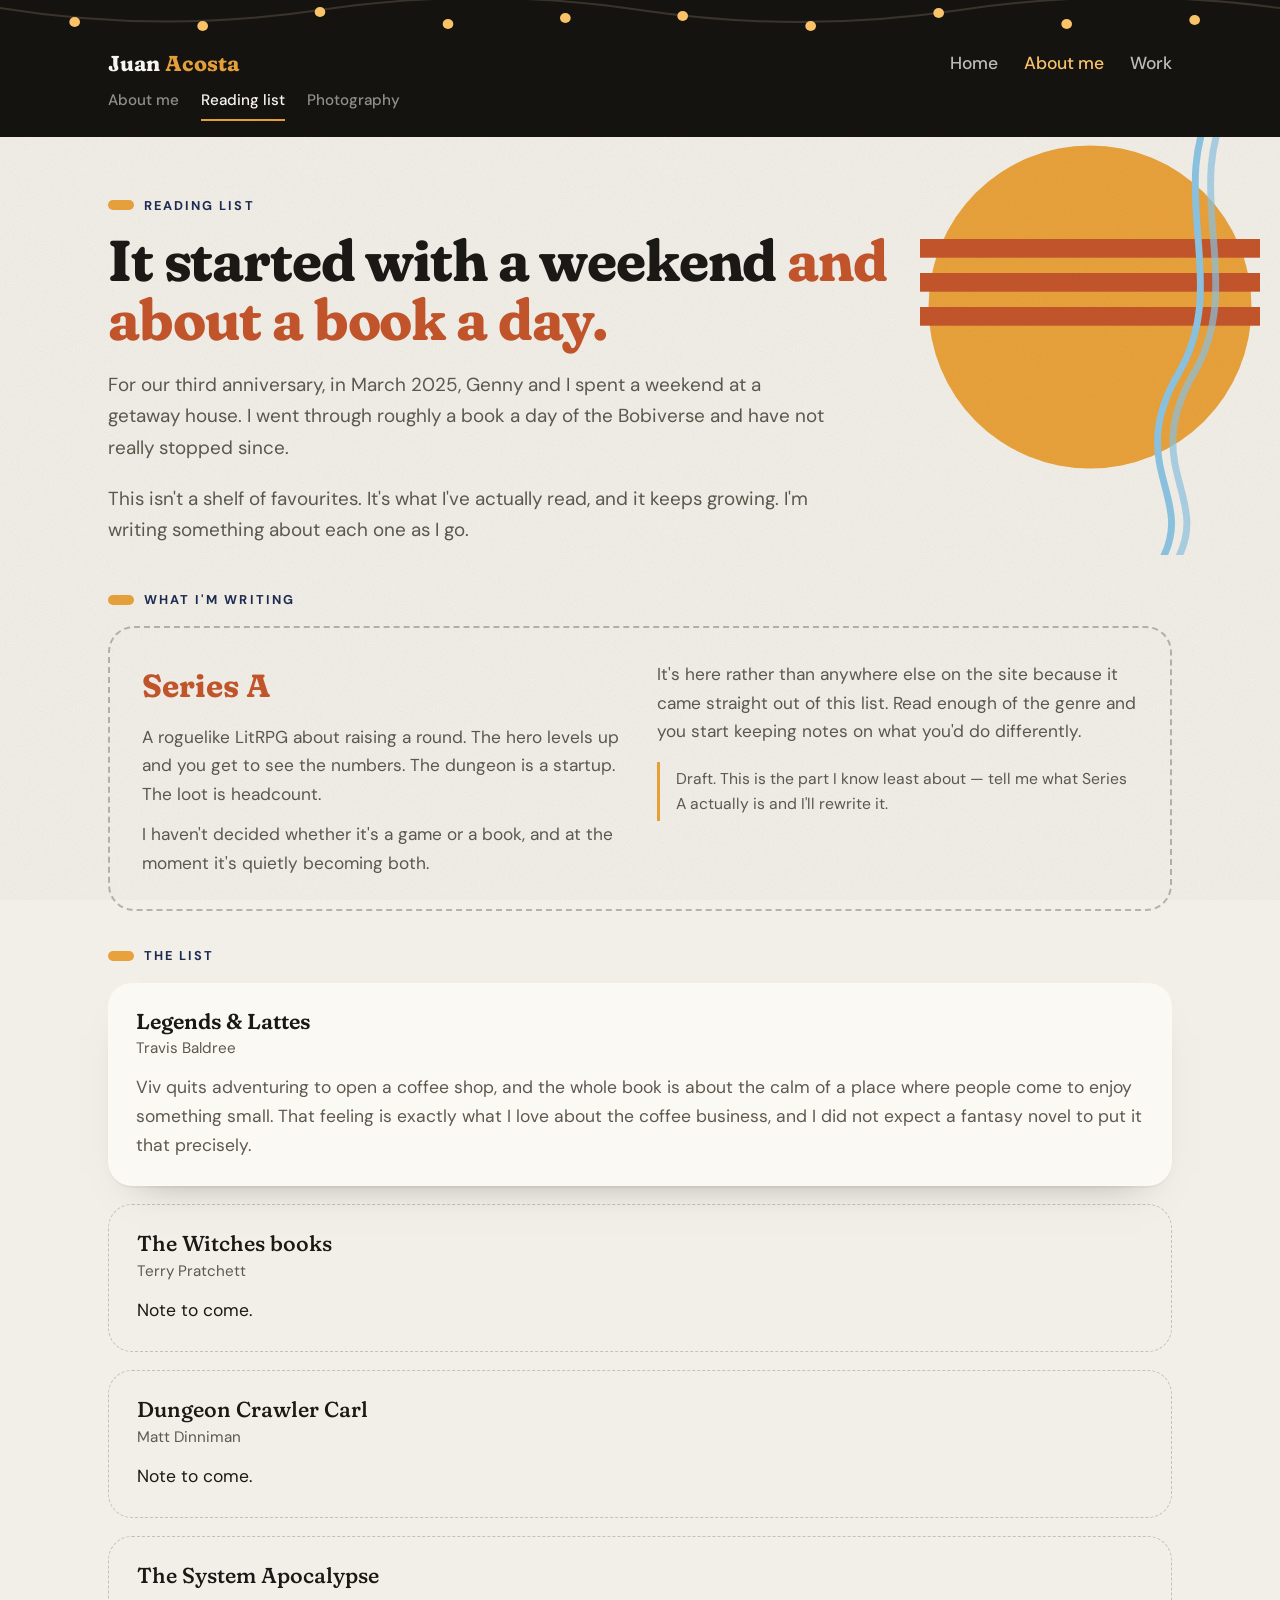
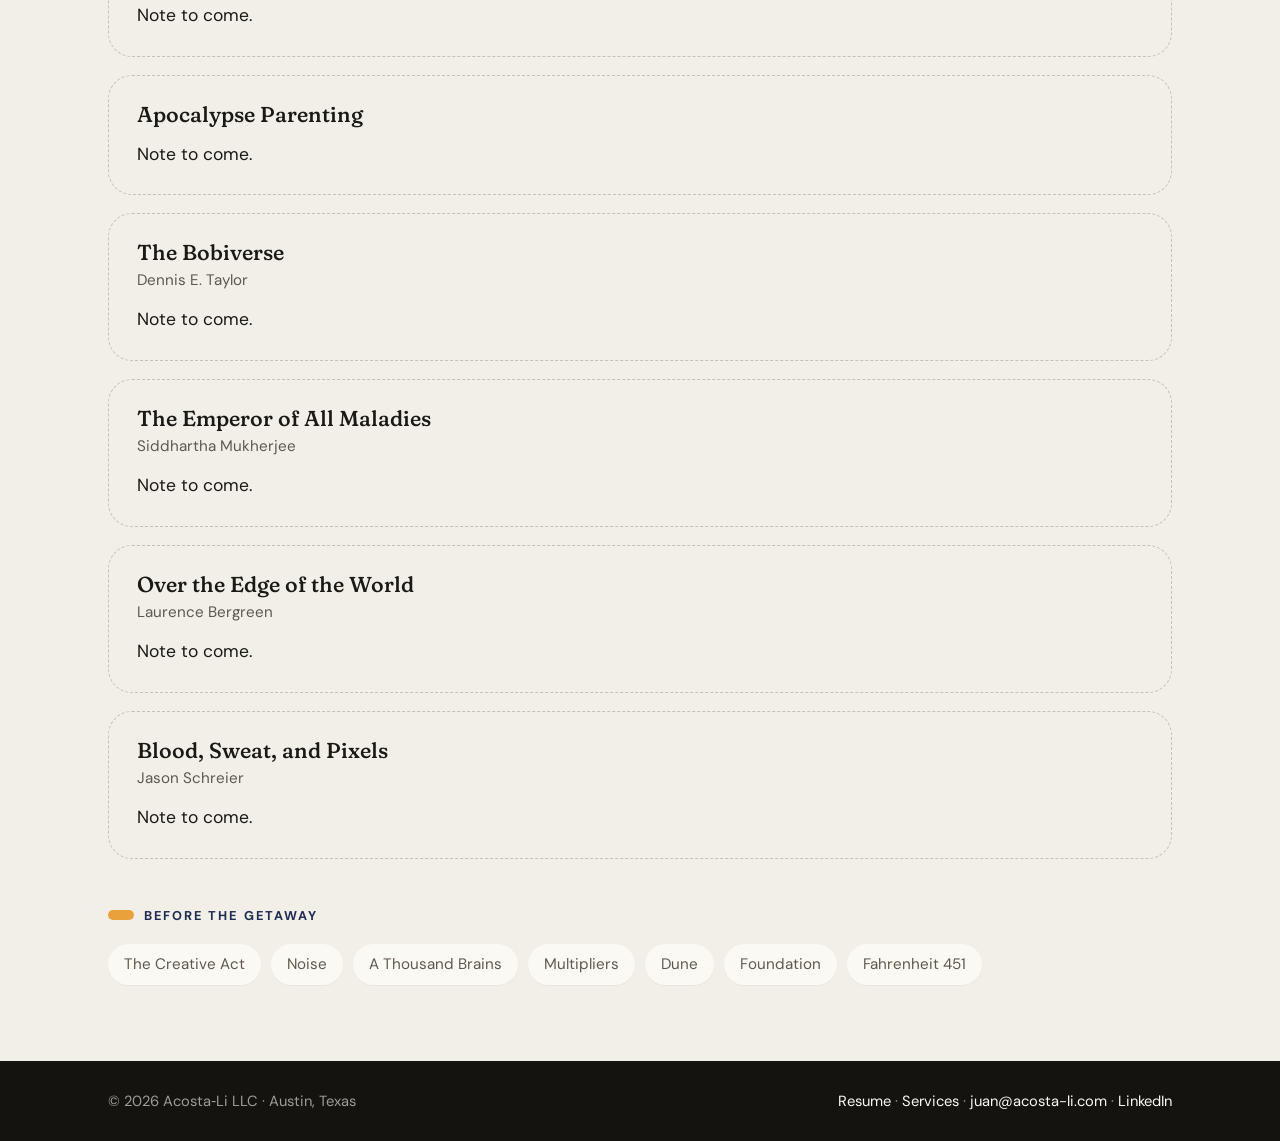
<file: reading/index.html>
<!DOCTYPE html>
<html lang="en">
<head><meta charset="utf-8"><title>Moved</title>
<link rel="canonical" href="../about/reading/">
<meta http-equiv="refresh" content="0; url=../about/reading/">
<script>location.replace("../about/reading/");</script>
</head>
<body><p>This page moved to <a href="../about/reading/">../about/reading/</a>.</p></body>
</html>
</file>
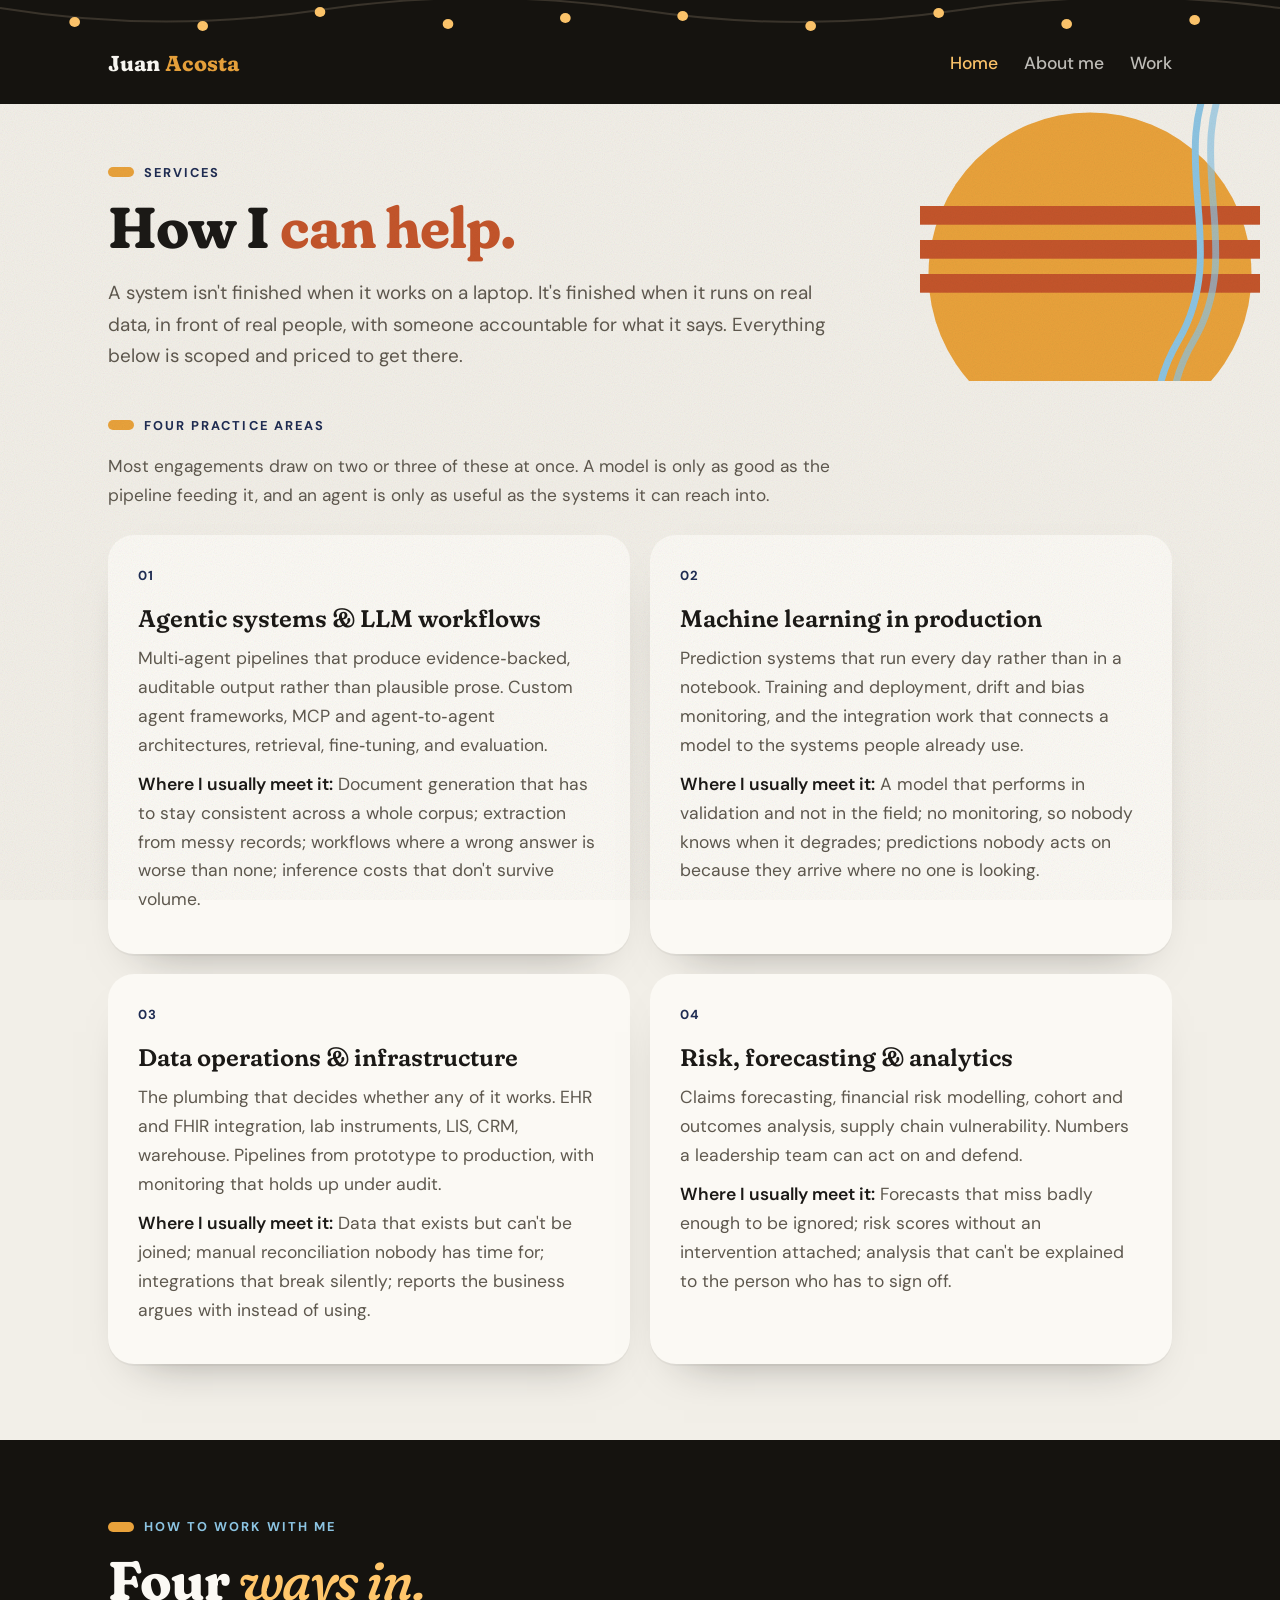
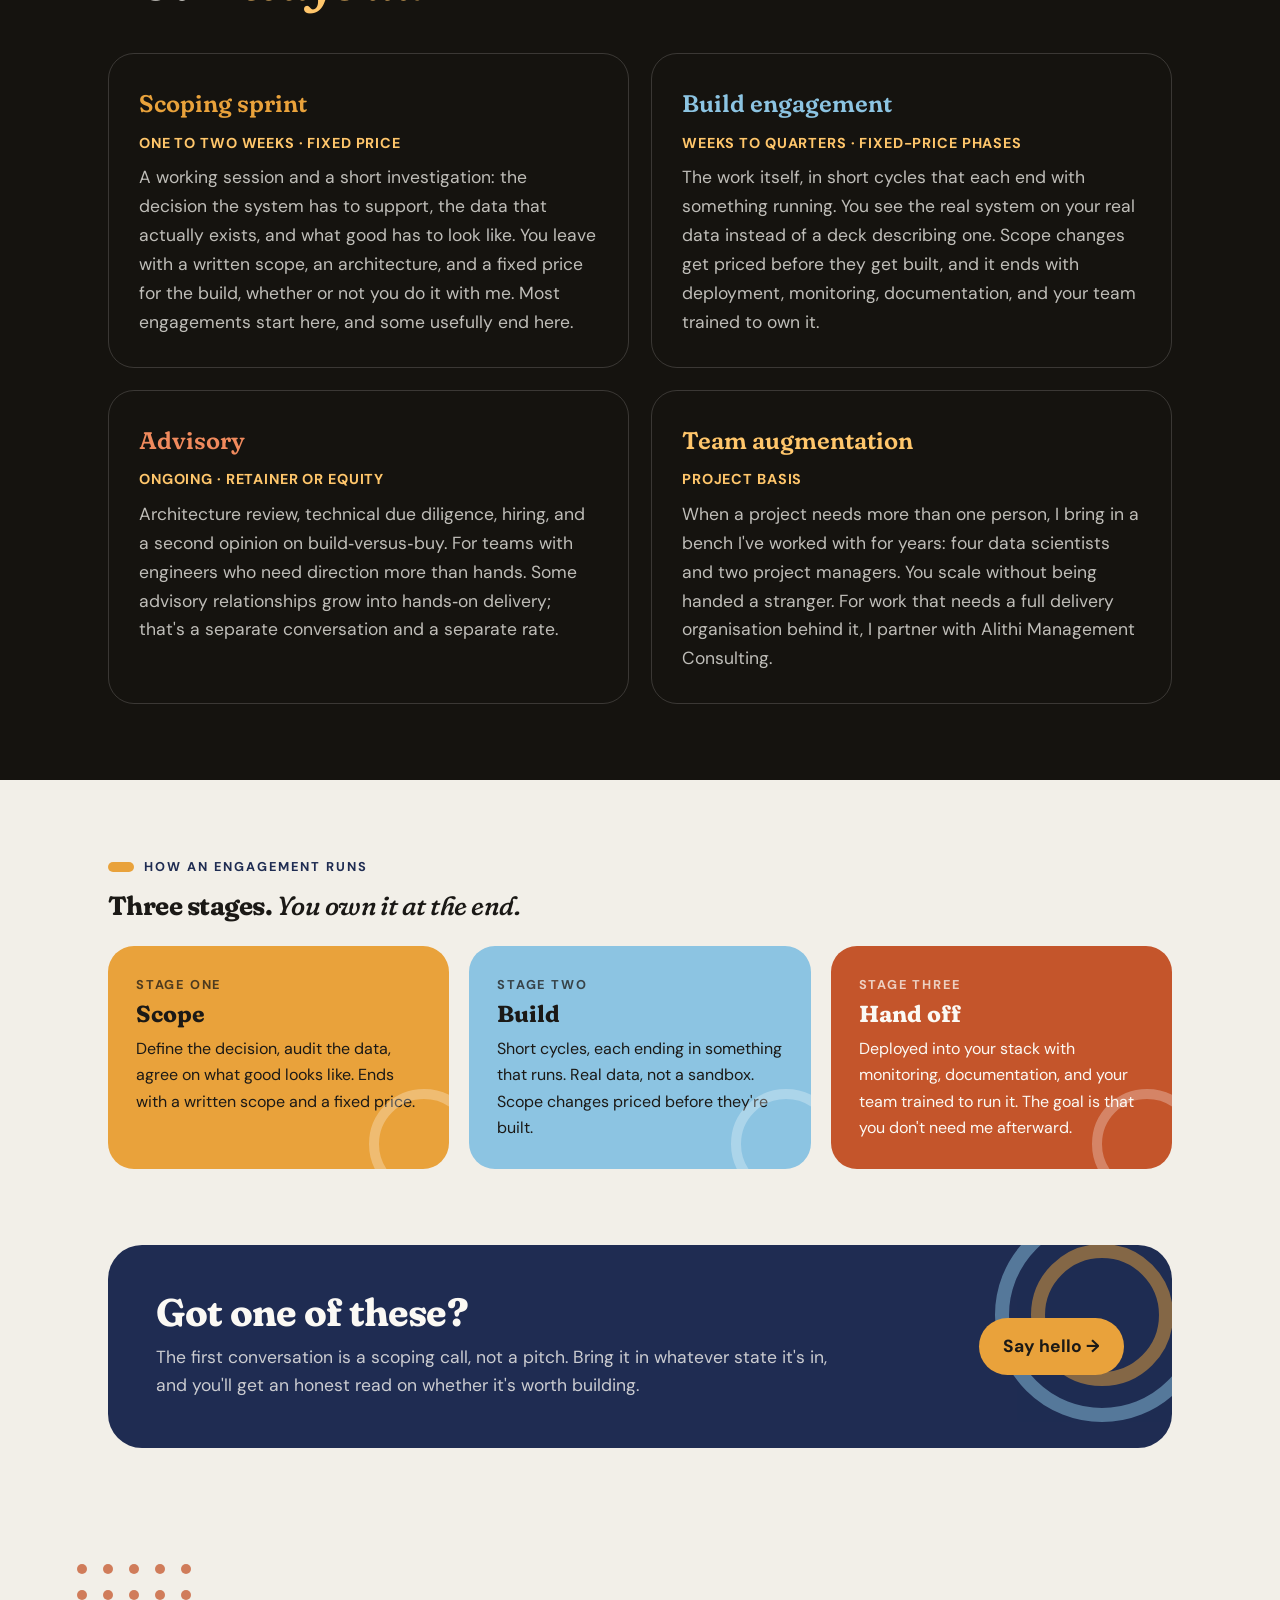
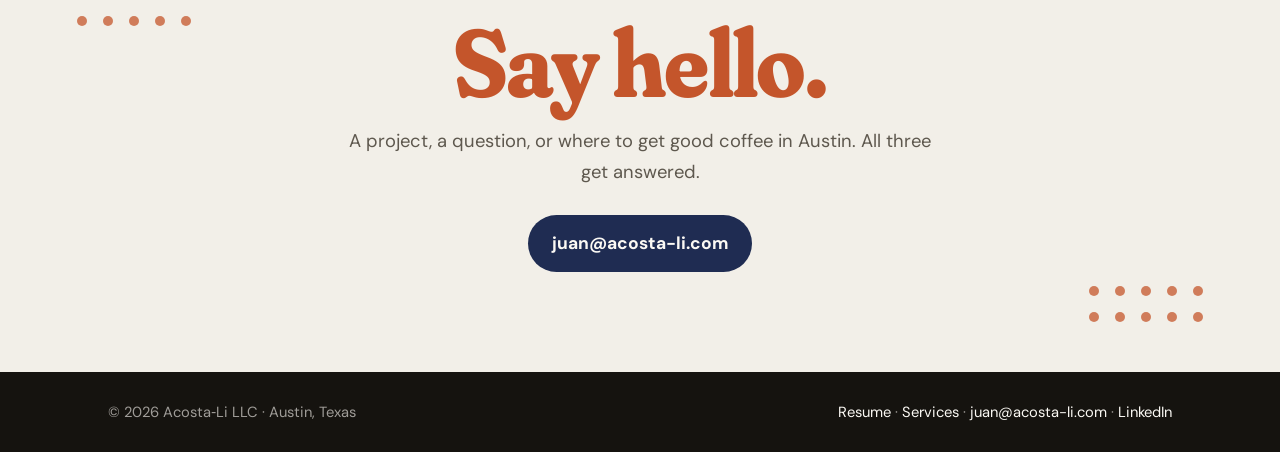
<file: services/index.html>
<!DOCTYPE html>
<html lang="en">
<head>
<meta charset="utf-8">
<meta name="viewport" content="width=device-width, initial-scale=1">
<title>Services — Juan Acosta</title>
<meta name="description" content="How Juan Acosta works: agentic systems and LLM workflows, machine learning in production, data operations, and risk and forecasting. Scoping sprints, build engagements, advisory.">
<link rel="icon" href="data:image/svg+xml,%3Csvg xmlns='http://www.w3.org/2000/svg' viewBox='0 0 32 32'%3E%3Crect width='32' height='32' rx='8' fill='%23F2EFE8'/%3E%3Ccircle cx='16' cy='16' r='9' fill='%23E9A23B'/%3E%3Crect x='0' y='12' width='32' height='2.5' fill='%23C4552B'/%3E%3Crect x='0' y='18' width='32' height='2.5' fill='%23C4552B'/%3E%3C/svg%3E">
<meta property="og:title" content="Services — Juan Acosta"><meta property="og:description" content="How Juan Acosta works: agentic systems and LLM workflows, machine learning in production, data operations, and risk and forecasting. Scoping sprints, build engagements, advisory."><meta property="og:type" content="website">
<link rel="preconnect" href="https://fonts.googleapis.com"><link rel="preconnect" href="https://fonts.gstatic.com" crossorigin>
<link href="https://fonts.googleapis.com/css2?family=Fraunces:ital,opsz,wght,SOFT,WONK@0,9..144,400..900,100,1;1,9..144,400..700,100,1&family=DM+Sans:opsz,wght@9..40,400;9..40,500;9..40,700&display=swap" rel="stylesheet">
<link rel="stylesheet" href="../assets/film.css?v=20261022f">
</head>
<body>
<a class="skip" href="#main">Skip to content</a>
<div class="lights" aria-hidden="true">
  <svg viewBox="0 0 1200 46" preserveAspectRatio="none">
    <path d="M0 8 Q150 34 300 10 T600 10 T900 10 T1200 8" fill="none" stroke="#3A342B" stroke-width="2"/>
    <g fill="#FFC66B">
      <circle class="bulb" cx="70" cy="22" r="5"/><circle class="bulb" cx="190" cy="26" r="5"/><circle class="bulb" cx="300" cy="12" r="5"/>
      <circle class="bulb" cx="420" cy="24" r="5"/><circle class="bulb" cx="530" cy="18" r="5"/><circle class="bulb" cx="640" cy="16" r="5"/>
      <circle class="bulb" cx="760" cy="26" r="5"/><circle class="bulb" cx="880" cy="13" r="5"/><circle class="bulb" cx="1000" cy="24" r="5"/>
      <circle class="bulb" cx="1120" cy="20" r="5"/>
    </g>
  </svg>
</div>
<nav class="nav"><div class="wrap nav__in">
  <a class="logo" href="../">Juan <span>Acosta</span></a>
  <ul><li><a href="../" aria-current="page">Home</a></li><li><a href="../about/">About me</a></li><li><a href="../work/">Work</a></li></ul>
</div></nav>

<main id="main">
<header class="page-head">
  <div class="mural" aria-hidden="true">
    <svg viewBox="0 0 400 400" class="sunshape">
      <circle cx="200" cy="200" r="190" fill="#E9A23B"/>
      <rect x="0" y="120" width="400" height="22" fill="#C4552B"/><rect x="0" y="160" width="400" height="22" fill="#C4552B"/><rect x="0" y="200" width="400" height="22" fill="#C4552B"/>
    </svg>
    <svg viewBox="0 0 120 600" class="waves" fill="none" stroke="#8CC4E2" stroke-width="9" stroke-linecap="round">
      <path d="M90 0 C 20 120, 110 240, 40 360 S 60 520, 20 600"/>
      <path d="M110 0 C 40 120, 130 240, 60 360 S 80 520, 40 600" opacity=".7"/>
    </svg>
  </div>
  <div class="wrap">
    <p class="kicker">Services</p>
    <h1 class="d">How I <span class="sun">can help.</span></h1>
    <p class="lede">A system isn't finished when it works on a laptop. It's finished when it runs on real data, in front of real people, with someone accountable for what it says. Everything below is scoped and priced to get there.</p>
  </div>
</header>

<section class="sec" style="padding-top:34px"><div class="wrap">
  <p class="kicker">Four practice areas</p>
  <p class="prose" style="max-width:62ch;margin-bottom:26px">Most engagements draw on two or three of these at once. A model is only as good as the pipeline feeding it, and an agent is only as useful as the systems it can reach into.</p>
  <div class="cases">
    <article class="case"><p class="meta">01</p><h3>Agentic systems &amp; LLM workflows</h3><p>Multi&#8209;agent pipelines that produce evidence&#8209;backed, auditable output rather than plausible prose. Custom agent frameworks, MCP and agent&#8209;to&#8209;agent architectures, retrieval, fine&#8209;tuning, and evaluation.</p><p><strong>Where I usually meet it:</strong> Document generation that has to stay consistent across a whole corpus; extraction from messy records; workflows where a wrong answer is worse than none; inference costs that don't survive volume.</p></article>
    <article class="case"><p class="meta">02</p><h3>Machine learning in production</h3><p>Prediction systems that run every day rather than in a notebook. Training and deployment, drift and bias monitoring, and the integration work that connects a model to the systems people already use.</p><p><strong>Where I usually meet it:</strong> A model that performs in validation and not in the field; no monitoring, so nobody knows when it degrades; predictions nobody acts on because they arrive where no one is looking.</p></article>
    <article class="case"><p class="meta">03</p><h3>Data operations &amp; infrastructure</h3><p>The plumbing that decides whether any of it works. EHR and FHIR integration, lab instruments, LIS, CRM, warehouse. Pipelines from prototype to production, with monitoring that holds up under audit.</p><p><strong>Where I usually meet it:</strong> Data that exists but can't be joined; manual reconciliation nobody has time for; integrations that break silently; reports the business argues with instead of using.</p></article>
    <article class="case"><p class="meta">04</p><h3>Risk, forecasting &amp; analytics</h3><p>Claims forecasting, financial risk modelling, cohort and outcomes analysis, supply chain vulnerability. Numbers a leadership team can act on and defend.</p><p><strong>Where I usually meet it:</strong> Forecasts that miss badly enough to be ignored; risk scores without an intervention attached; analysis that can't be explained to the person who has to sign off.</p></article>
  </div>
</div></section>

<section class="sec night"><div class="wrap">
  <p class="kicker">How to work with me</p>
  <h2 class="d">Four <span class="it">ways in.</span></h2>
  <div class="loves">
    <div class="love"><h3>Scoping sprint</h3><p style="color:var(--bulb);font-size:.9rem;letter-spacing:.06em;text-transform:uppercase;font-weight:700;margin-bottom:8px">One to two weeks &middot; Fixed price</p><p>A working session and a short investigation: the decision the system has to support, the data that actually exists, and what good has to look like. You leave with a written scope, an architecture, and a fixed price for the build, whether or not you do it with me. Most engagements start here, and some usefully end here.</p></div>
    <div class="love"><h3>Build engagement</h3><p style="color:var(--bulb);font-size:.9rem;letter-spacing:.06em;text-transform:uppercase;font-weight:700;margin-bottom:8px">Weeks to quarters &middot; Fixed-price phases</p><p>The work itself, in short cycles that each end with something running. You see the real system on your real data instead of a deck describing one. Scope changes get priced before they get built, and it ends with deployment, monitoring, documentation, and your team trained to own it.</p></div>
    <div class="love"><h3>Advisory</h3><p style="color:var(--bulb);font-size:.9rem;letter-spacing:.06em;text-transform:uppercase;font-weight:700;margin-bottom:8px">Ongoing &middot; Retainer or equity</p><p>Architecture review, technical due diligence, hiring, and a second opinion on build&#8209;versus&#8209;buy. For teams with engineers who need direction more than hands. Some advisory relationships grow into hands&#8209;on delivery; that's a separate conversation and a separate rate.</p></div>
    <div class="love"><h3>Team augmentation</h3><p style="color:var(--bulb);font-size:.9rem;letter-spacing:.06em;text-transform:uppercase;font-weight:700;margin-bottom:8px">Project basis</p><p>When a project needs more than one person, I bring in a bench I've worked with for years: four data scientists and two project managers. You scale without being handed a stranger. For work that needs a full delivery organisation behind it, I partner with Alithi Management Consulting.</p></div>
  </div>
</div></section>

<section class="sec"><div class="wrap">
  <p class="kicker">How an engagement runs</p>
  <h2 class="d" style="margin-bottom:26px">Three stages. <span class="it">You own it at the end.</span></h2>
  <div class="now">
    <div class="card c-sun"><p style="font-size:.8rem;letter-spacing:.14em;text-transform:uppercase;font-weight:700;opacity:.75;margin-bottom:6px">Stage one</p><b>Scope</b><p>Define the decision, audit the data, agree on what good looks like. Ends with a written scope and a fixed price.</p></div>
    <div class="card c-sky"><p style="font-size:.8rem;letter-spacing:.14em;text-transform:uppercase;font-weight:700;opacity:.75;margin-bottom:6px">Stage two</p><b>Build</b><p>Short cycles, each ending in something that runs. Real data, not a sandbox. Scope changes priced before they're built.</p></div>
    <div class="card c-rust"><p style="font-size:.8rem;letter-spacing:.14em;text-transform:uppercase;font-weight:700;opacity:.75;margin-bottom:6px">Stage three</p><b>Hand off</b><p>Deployed into your stack with monitoring, documentation, and your team trained to run it. The goal is that you don't need me afterward.</p></div>
  </div>
</div></section>

<section class="sec" style="padding-top:0"><div class="wrap">
  <div class="workband">
    <svg width="220" height="220" viewBox="0 0 220 220" aria-hidden="true"><circle cx="110" cy="110" r="100" fill="none" stroke="#8CC4E2" stroke-width="14"/><circle cx="110" cy="110" r="64" fill="none" stroke="#E9A23B" stroke-width="14"/></svg>
    <div style="position:relative"><h2 class="d">Got one of these?</h2><p>The first conversation is a scoping call, not a pitch. Bring it in whatever state it's in, and you'll get an honest read on whether it's worth building.</p></div>
    <a class="btn" href="../work/#hello" style="position:relative">Say hello &rarr;</a>
  </div>
</div></section>
<section class="hello" id="hello">
  <div class="dots" aria-hidden="true" style="left:6%;top:40px"><i></i><i></i><i></i><i></i><i></i><i></i><i></i><i></i><i></i><i></i><i></i><i></i><i></i><i></i><i></i></div>
  <div class="dots" aria-hidden="true" style="right:6%;bottom:50px"><i></i><i></i><i></i><i></i><i></i><i></i><i></i><i></i><i></i><i></i></div>
  <div class="wrap">
    <h2 class="d">Say hello.</h2>
    <p>A project, a question, or where to get good coffee in Austin. All three get answered.</p>
    <a class="btn" href="mailto:juan@acosta-li.com">juan@acosta-li.com</a>
  </div>
</section>
</main>

<footer class="foot"><div class="wrap foot__in"><span>&copy; 2026 Acosta&#8209;Li LLC &middot; Austin, Texas</span><span><a href="../resume.html">Resume</a> &middot; <a href="../services/">Services</a> &middot; <a href="mailto:juan@acosta-li.com">juan@acosta-li.com</a> &middot; <a href="https://www.linkedin.com/in/juan-acosta-556a39108/" target="_blank" rel="noopener">LinkedIn</a></span></div></footer>
</body>
</html>
</file>
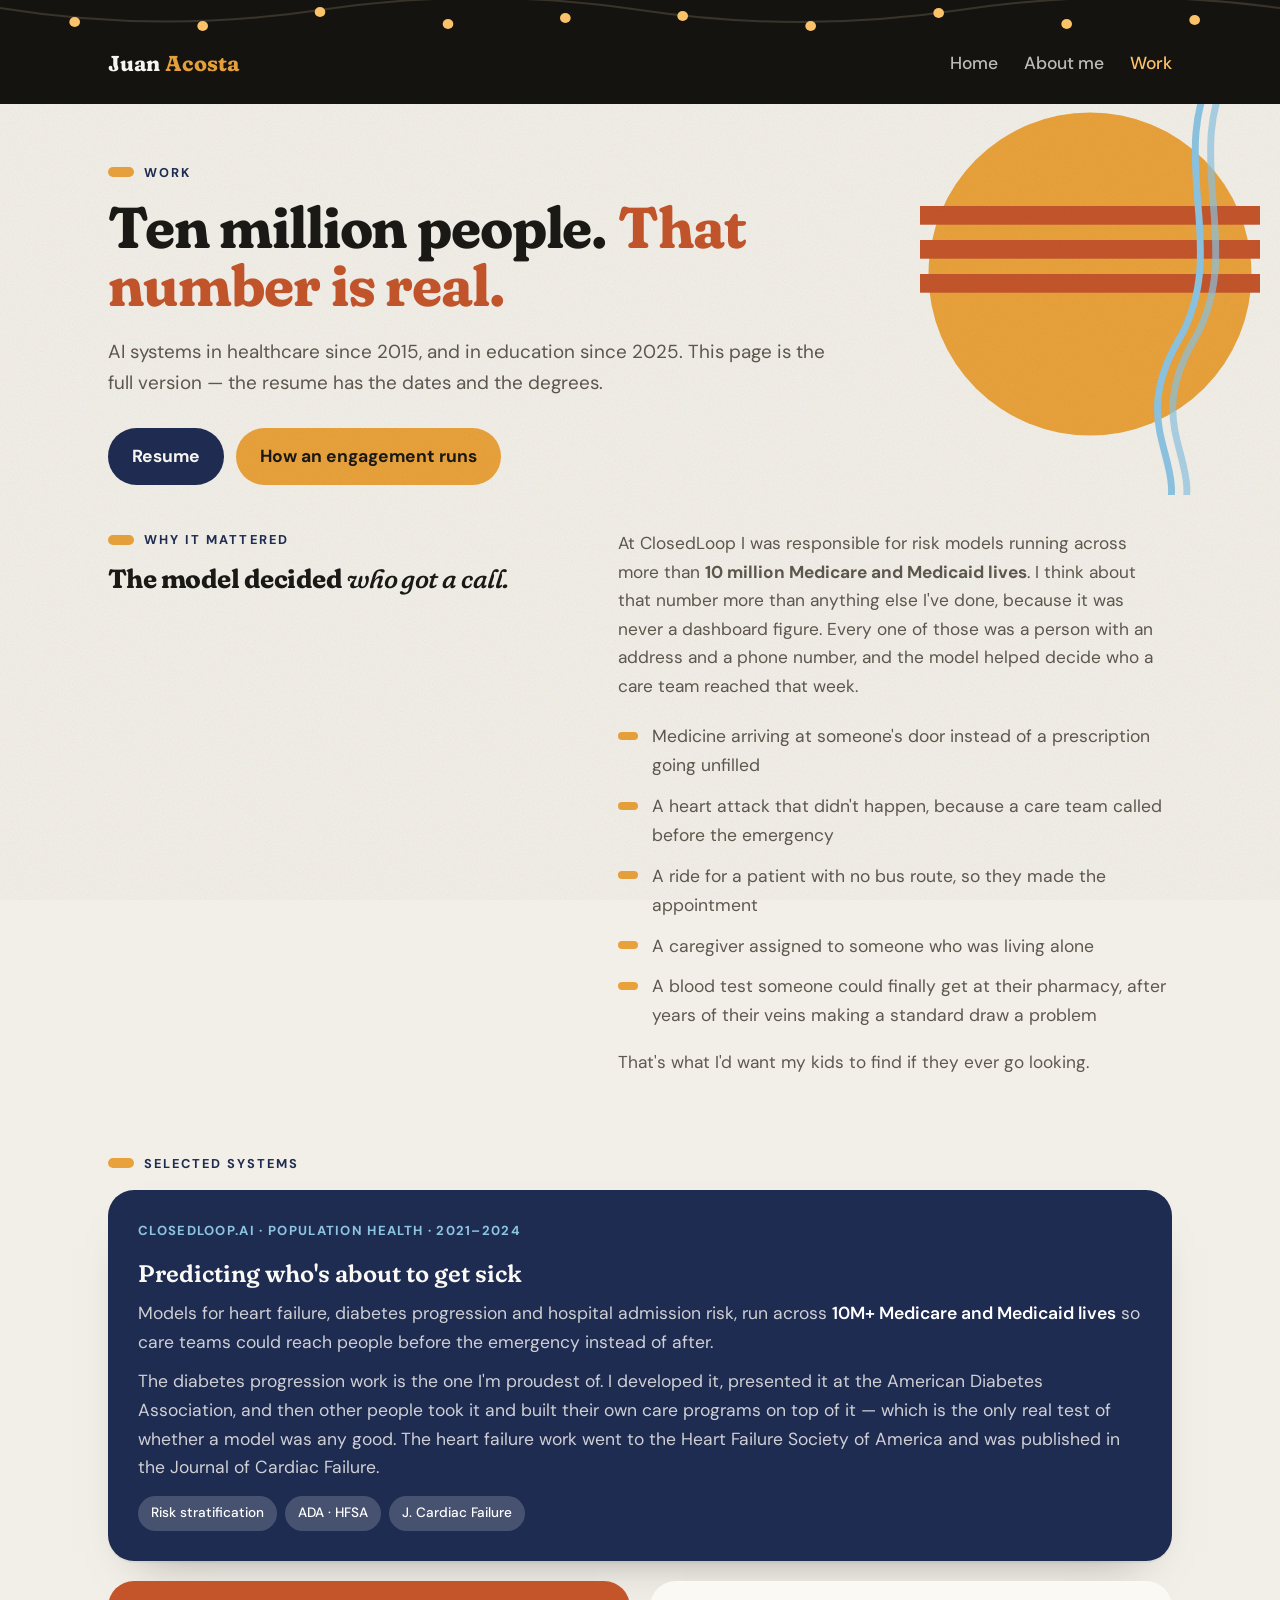
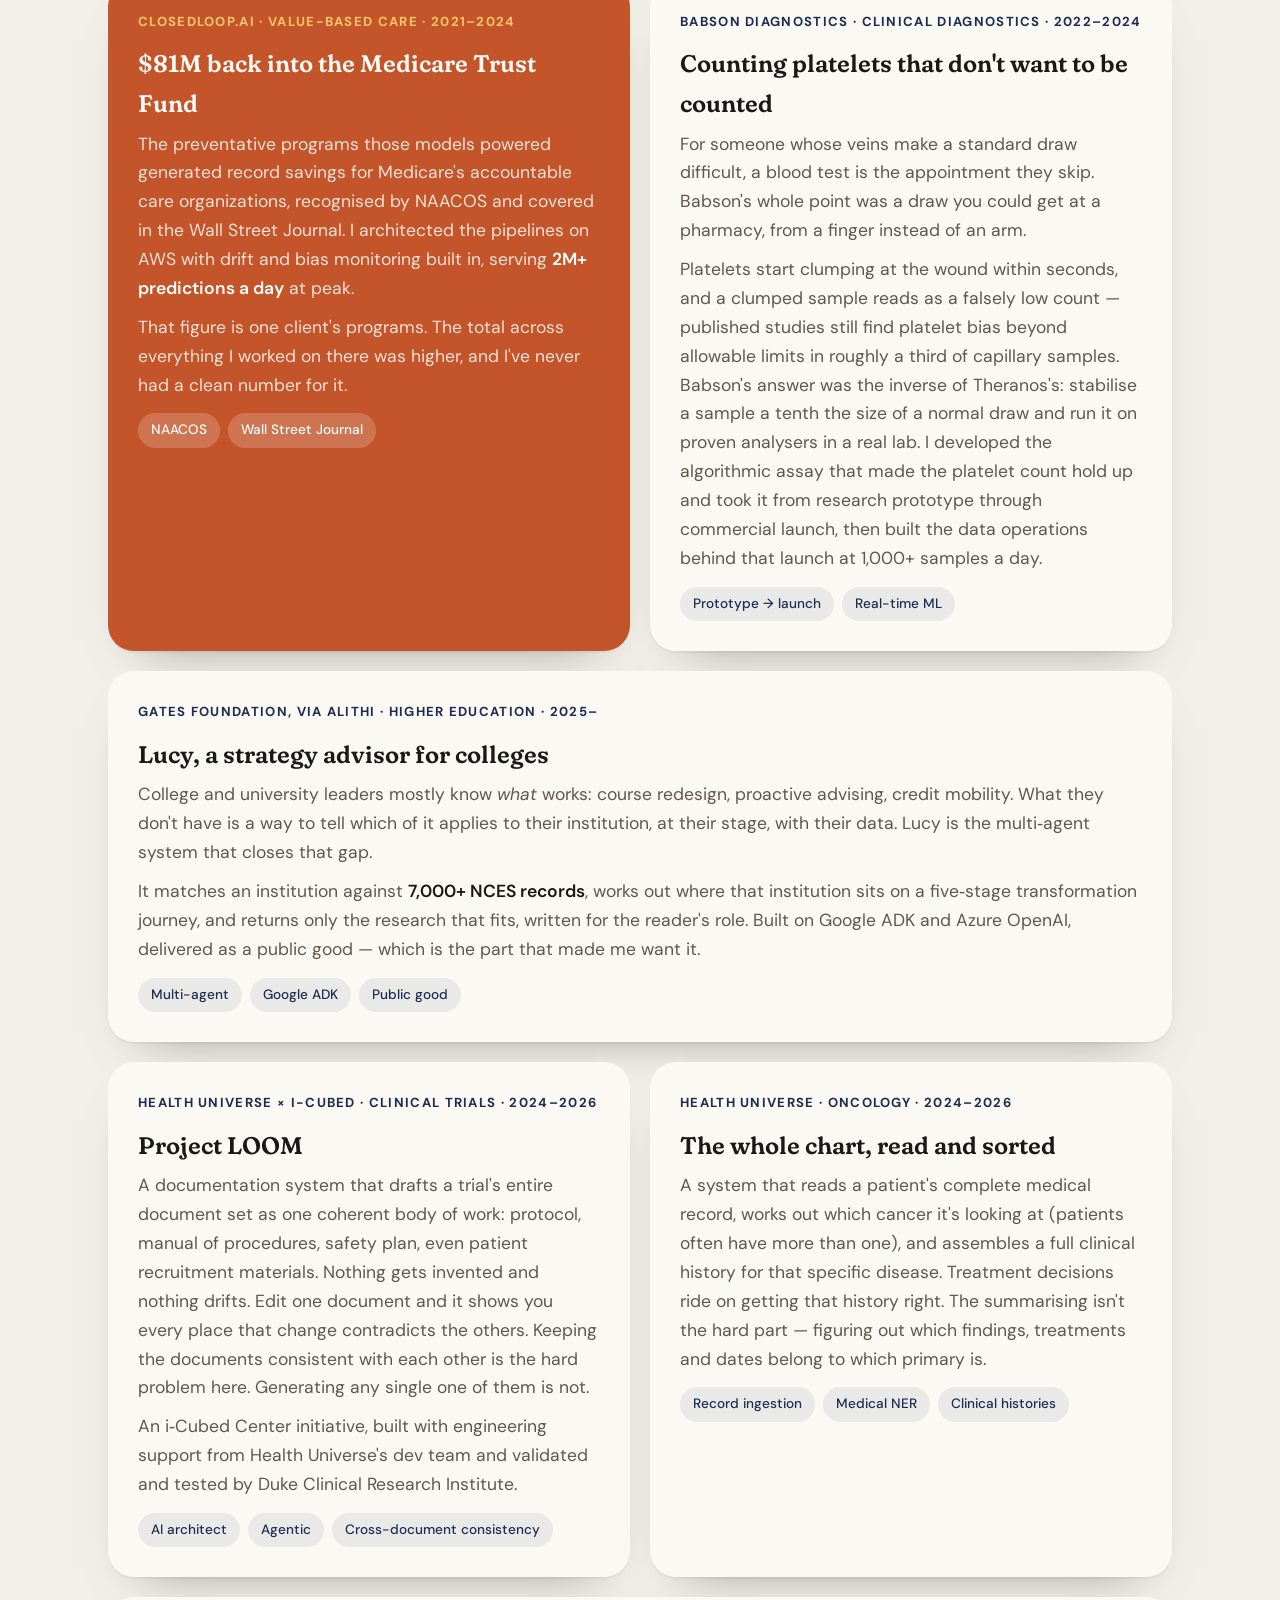
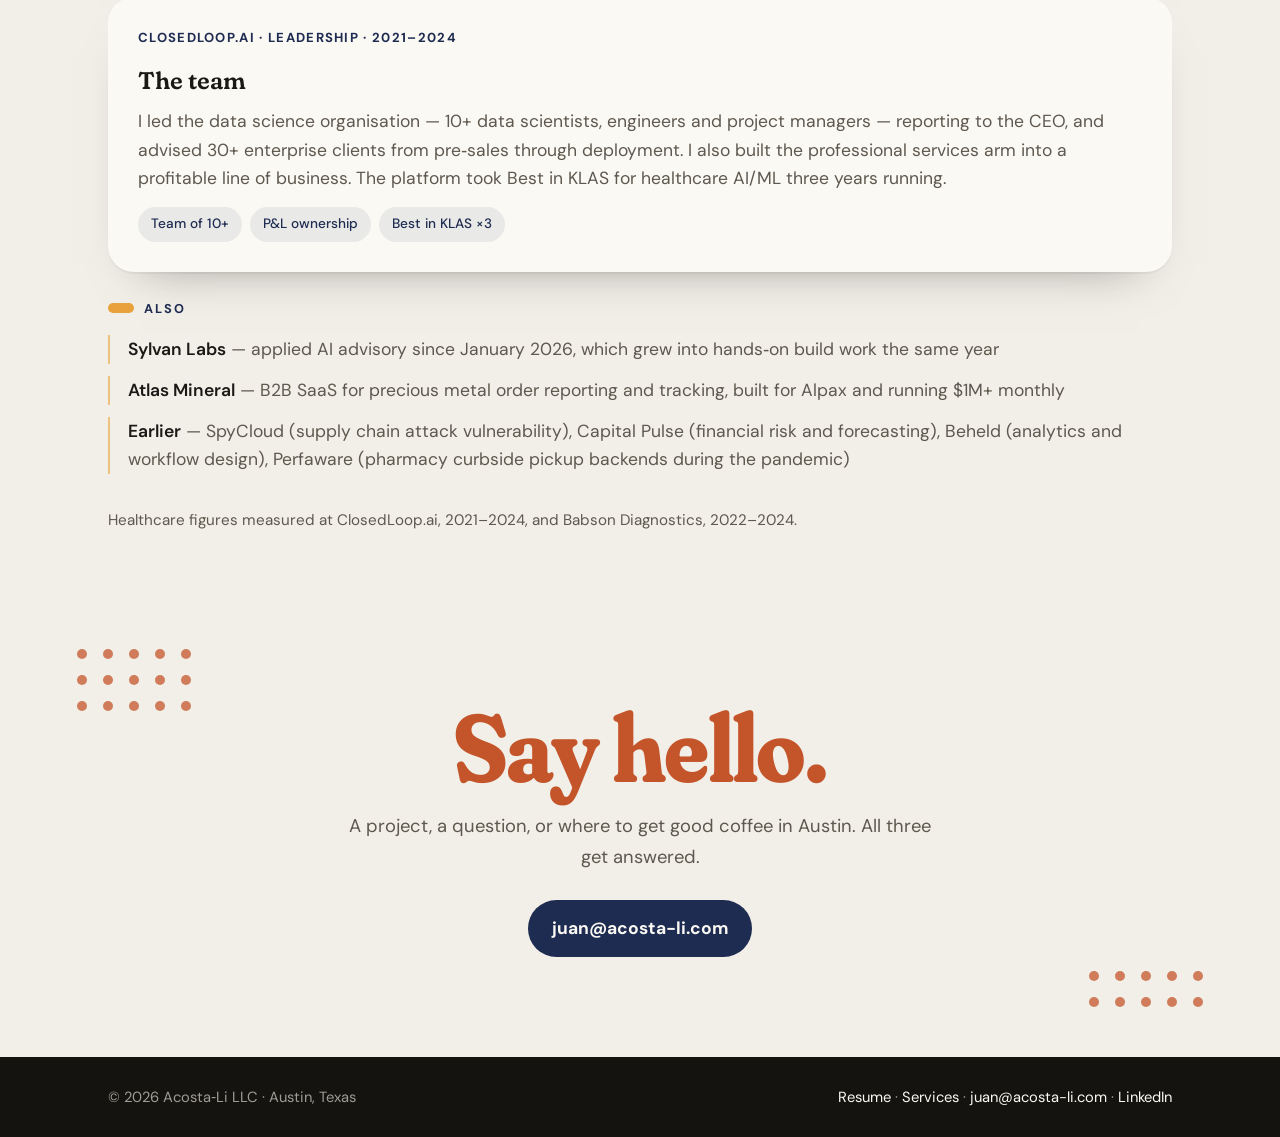
<file: work/index.html>
<!DOCTYPE html>
<html lang="en">
<head>
<meta charset="utf-8">
<meta name="viewport" content="width=device-width, initial-scale=1">
<title>Work — Juan Acosta</title>
<meta name="description" content="Selected systems by Juan Acosta: risk models across 10M+ Medicare and Medicaid lives, $81M returned to the Medicare Trust Fund, Project LOOM, Lucy, and small-volume algorithmic platelet counting.">
<link rel="icon" href="data:image/svg+xml,%3Csvg xmlns='http://www.w3.org/2000/svg' viewBox='0 0 32 32'%3E%3Crect width='32' height='32' rx='8' fill='%23F2EFE8'/%3E%3Ccircle cx='16' cy='16' r='9' fill='%23E9A23B'/%3E%3Crect x='0' y='12' width='32' height='2.5' fill='%23C4552B'/%3E%3Crect x='0' y='18' width='32' height='2.5' fill='%23C4552B'/%3E%3C/svg%3E">
<meta property="og:title" content="Work — Juan Acosta"><meta property="og:description" content="Selected systems by Juan Acosta: risk models across 10M+ Medicare and Medicaid lives, $81M returned to the Medicare Trust Fund, Project LOOM, Lucy, and small-volume algorithmic platelet counting."><meta property="og:type" content="website">
<link rel="preconnect" href="https://fonts.googleapis.com"><link rel="preconnect" href="https://fonts.gstatic.com" crossorigin>
<link href="https://fonts.googleapis.com/css2?family=Fraunces:ital,opsz,wght,SOFT,WONK@0,9..144,400..900,100,1;1,9..144,400..700,100,1&family=DM+Sans:opsz,wght@9..40,400;9..40,500;9..40,700&display=swap" rel="stylesheet">
<link rel="stylesheet" href="../assets/film.css?v=20261022f">
</head>
<body>
<a class="skip" href="#main">Skip to content</a>
<div class="lights" aria-hidden="true">
  <svg viewBox="0 0 1200 46" preserveAspectRatio="none">
    <path d="M0 8 Q150 34 300 10 T600 10 T900 10 T1200 8" fill="none" stroke="#3A342B" stroke-width="2"/>
    <g fill="#FFC66B">
      <circle class="bulb" cx="70" cy="22" r="5"/><circle class="bulb" cx="190" cy="26" r="5"/><circle class="bulb" cx="300" cy="12" r="5"/>
      <circle class="bulb" cx="420" cy="24" r="5"/><circle class="bulb" cx="530" cy="18" r="5"/><circle class="bulb" cx="640" cy="16" r="5"/>
      <circle class="bulb" cx="760" cy="26" r="5"/><circle class="bulb" cx="880" cy="13" r="5"/><circle class="bulb" cx="1000" cy="24" r="5"/>
      <circle class="bulb" cx="1120" cy="20" r="5"/>
    </g>
  </svg>
</div>
<nav class="nav"><div class="wrap nav__in">
  <a class="logo" href="../">Juan <span>Acosta</span></a>
  <ul><li><a href="../">Home</a></li><li><a href="../about/">About me</a></li><li><a href="../work/" aria-current="page">Work</a></li></ul>
</div></nav>

<main id="main">
<header class="page-head">
  <div class="mural" aria-hidden="true">
    <svg viewBox="0 0 400 400" class="sunshape">
      <circle cx="200" cy="200" r="190" fill="#E9A23B"/>
      <rect x="0" y="120" width="400" height="22" fill="#C4552B"/><rect x="0" y="160" width="400" height="22" fill="#C4552B"/><rect x="0" y="200" width="400" height="22" fill="#C4552B"/>
    </svg>
    <svg viewBox="0 0 120 600" class="waves" fill="none" stroke="#8CC4E2" stroke-width="9" stroke-linecap="round">
      <path d="M90 0 C 20 120, 110 240, 40 360 S 60 520, 20 600"/>
      <path d="M110 0 C 40 120, 130 240, 60 360 S 80 520, 40 600" opacity=".7"/>
    </svg>
  </div>
  <div class="wrap">
    <p class="kicker">Work</p>
    <h1 class="d">Ten million people. <span class="sun">That number is real.</span></h1>
    <p class="lede">AI systems in healthcare since 2015, and in education since 2025. This page is the full version &mdash; the resume has the dates and the degrees.</p>
    <div class="btns"><a class="btn" href="../resume.html">Resume</a><a class="btn alt" href="../services/">How an engagement runs</a></div>
  </div>
</header>

<section class="sec" style="padding-top:34px"><div class="wrap split">
  <div><p class="kicker">Why it mattered</p><h2 class="d">The model decided <span class="it">who got a call.</span></h2></div>
  <div>
    <p class="prose">At ClosedLoop I was responsible for risk models running across more than <strong>10 million Medicare and Medicaid lives</strong>. I think about that number more than anything else I've done, because it was never a dashboard figure. Every one of those was a person with an address and a phone number, and the model helped decide who a care team reached that week.</p>
    <ul class="outcomes">
      <li>Medicine arriving at someone's door instead of a prescription going unfilled</li>
      <li>A heart attack that didn't happen, because a care team called before the emergency</li>
      <li>A ride for a patient with no bus route, so they made the appointment</li>
      <li>A caregiver assigned to someone who was living alone</li>
      <li>A blood test someone could finally get at their pharmacy, after years of their veins making a standard draw a problem</li>
    </ul>
    <p class="prose" style="margin-top:18px">That's what I'd want my kids to find if they ever go looking.</p>
  </div>
</div></section>

<section class="sec" style="padding-top:0"><div class="wrap">
  <p class="kicker">Selected systems</p>
  <div class="cases">

    <article class="case wide navy">
      <p class="meta">ClosedLoop.ai &middot; Population health &middot; 2021&ndash;2024</p>
      <h3>Predicting who's about to get sick</h3>
      <p>Models for heart failure, diabetes progression and hospital admission risk, run across <strong>10M+ Medicare and Medicaid lives</strong> so care teams could reach people before the emergency instead of after.</p>
      <p>The diabetes progression work is the one I'm proudest of. I developed it, presented it at the American Diabetes Association, and then other people took it and built their own care programs on top of it &mdash; which is the only real test of whether a model was any good. The heart failure work went to the Heart Failure Society of America and was published in the Journal of Cardiac Failure.</p>
      <div class="tags"><span>Risk stratification</span><span>ADA &middot; HFSA</span><span>J. Cardiac Failure</span></div>
    </article>

    <article class="case rust">
      <p class="meta">ClosedLoop.ai &middot; Value-based care &middot; 2021&ndash;2024</p>
      <h3>$81M back into the Medicare Trust Fund</h3>
      <p>The preventative programs those models powered generated record savings for Medicare's accountable care organizations, recognised by NAACOS and covered in the Wall Street Journal. I architected the pipelines on AWS with drift and bias monitoring built in, serving <strong>2M+ predictions a day</strong> at peak.</p>
      <p>That figure is one client's programs. The total across everything I worked on there was higher, and I've never had a clean number for it.</p>
      <div class="tags"><span>NAACOS</span><span>Wall Street Journal</span></div>
    </article>

    <article class="case">
      <p class="meta">Babson Diagnostics &middot; Clinical diagnostics &middot; 2022&ndash;2024</p>
      <h3>Counting platelets that don't want to be counted</h3>
      <p>For someone whose veins make a standard draw difficult, a blood test is the appointment they skip. Babson's whole point was a draw you could get at a pharmacy, from a finger instead of an arm.</p>
      <p>Platelets start clumping at the wound within seconds, and a clumped sample reads as a falsely low count &mdash; published studies still find platelet bias beyond allowable limits in roughly a third of capillary samples. Babson's answer was the inverse of Theranos's: stabilise a sample a tenth the size of a normal draw and run it on proven analysers in a real lab. I developed the algorithmic assay that made the platelet count hold up and took it from research prototype through commercial launch, then built the data operations behind that launch at 1,000+ samples a day.</p>
      <div class="tags"><span>Prototype &rarr; launch</span><span>Real-time ML</span></div>
    </article>

    <article class="case wide">
      <p class="meta">Gates Foundation, via Alithi &middot; Higher education &middot; 2025&ndash;</p>
      <h3>Lucy, a strategy advisor for colleges</h3>
      <p>College and university leaders mostly know <em>what</em> works: course redesign, proactive advising, credit mobility. What they don't have is a way to tell which of it applies to their institution, at their stage, with their data. Lucy is the multi&#8209;agent system that closes that gap.</p>
      <p>It matches an institution against <strong>7,000+ NCES records</strong>, works out where that institution sits on a five&#8209;stage transformation journey, and returns only the research that fits, written for the reader's role. Built on Google ADK and Azure OpenAI, delivered as a public good &mdash; which is the part that made me want it.</p>
      <div class="tags"><span>Multi-agent</span><span>Google ADK</span><span>Public good</span></div>
    </article>

    <article class="case">
      <p class="meta">Health Universe &times; i-Cubed &middot; Clinical trials &middot; 2024&ndash;2026</p>
      <h3>Project LOOM</h3>
      <p>A documentation system that drafts a trial's entire document set as one coherent body of work: protocol, manual of procedures, safety plan, even patient recruitment materials. Nothing gets invented and nothing drifts. Edit one document and it shows you every place that change contradicts the others. Keeping the documents consistent with each other is the hard problem here. Generating any single one of them is not.</p>
      <p>An i&#8209;Cubed Center initiative, built with engineering support from Health Universe's dev team and validated and tested by Duke Clinical Research Institute.</p>
      <div class="tags"><span>AI architect</span><span>Agentic</span><span>Cross-document consistency</span></div>
    </article>

    <article class="case">
      <p class="meta">Health Universe &middot; Oncology &middot; 2024&ndash;2026</p>
      <h3>The whole chart, read and sorted</h3>
      <p>A system that reads a patient's complete medical record, works out which cancer it's looking at (patients often have more than one), and assembles a full clinical history for that specific disease. Treatment decisions ride on getting that history right. The summarising isn't the hard part &mdash; figuring out which findings, treatments and dates belong to which primary is.</p>
      <div class="tags"><span>Record ingestion</span><span>Medical NER</span><span>Clinical histories</span></div>
    </article>

    <article class="case wide">
      <p class="meta">ClosedLoop.ai &middot; Leadership &middot; 2021&ndash;2024</p>
      <h3>The team</h3>
      <p>I led the data science organisation &mdash; 10+ data scientists, engineers and project managers &mdash; reporting to the CEO, and advised 30+ enterprise clients from pre&#8209;sales through deployment. I also built the professional services arm into a profitable line of business. The platform took Best in KLAS for healthcare AI/ML three years running.</p>
      <div class="tags"><span>Team of 10+</span><span>P&amp;L ownership</span><span>Best in KLAS &times;3</span></div>
    </article>

  </div>

  <div class="roster">
    <p class="kicker">Also</p>
    <ul>
      <li><strong>Sylvan Labs</strong> &mdash; applied AI advisory since January 2026, which grew into hands&#8209;on build work the same year</li>
      <li><strong>Atlas Mineral</strong> &mdash; B2B SaaS for precious metal order reporting and tracking, built for Alpax and running $1M+ monthly</li>
      <li><strong>Earlier</strong> &mdash; SpyCloud (supply chain attack vulnerability), Capital Pulse (financial risk and forecasting), Beheld (analytics and workflow design), Perfaware (pharmacy curbside pickup backends during the pandemic)</li>
    </ul>
  </div>
  <p class="prose" style="margin-top:34px;font-size:.95rem">Healthcare figures measured at ClosedLoop.ai, 2021&ndash;2024, and Babson Diagnostics, 2022&ndash;2024.</p>
</div></section>
<section class="hello" id="hello">
  <div class="dots" aria-hidden="true" style="left:6%;top:40px"><i></i><i></i><i></i><i></i><i></i><i></i><i></i><i></i><i></i><i></i><i></i><i></i><i></i><i></i><i></i></div>
  <div class="dots" aria-hidden="true" style="right:6%;bottom:50px"><i></i><i></i><i></i><i></i><i></i><i></i><i></i><i></i><i></i><i></i></div>
  <div class="wrap">
    <h2 class="d">Say hello.</h2>
    <p>A project, a question, or where to get good coffee in Austin. All three get answered.</p>
    <a class="btn" href="mailto:juan@acosta-li.com">juan@acosta-li.com</a>
  </div>
</section>
</main>

<footer class="foot"><div class="wrap foot__in"><span>&copy; 2026 Acosta&#8209;Li LLC &middot; Austin, Texas</span><span><a href="../resume.html">Resume</a> &middot; <a href="../services/">Services</a> &middot; <a href="mailto:juan@acosta-li.com">juan@acosta-li.com</a> &middot; <a href="https://www.linkedin.com/in/juan-acosta-556a39108/" target="_blank" rel="noopener">LinkedIn</a></span></div></footer>
</body>
</html>
</file>
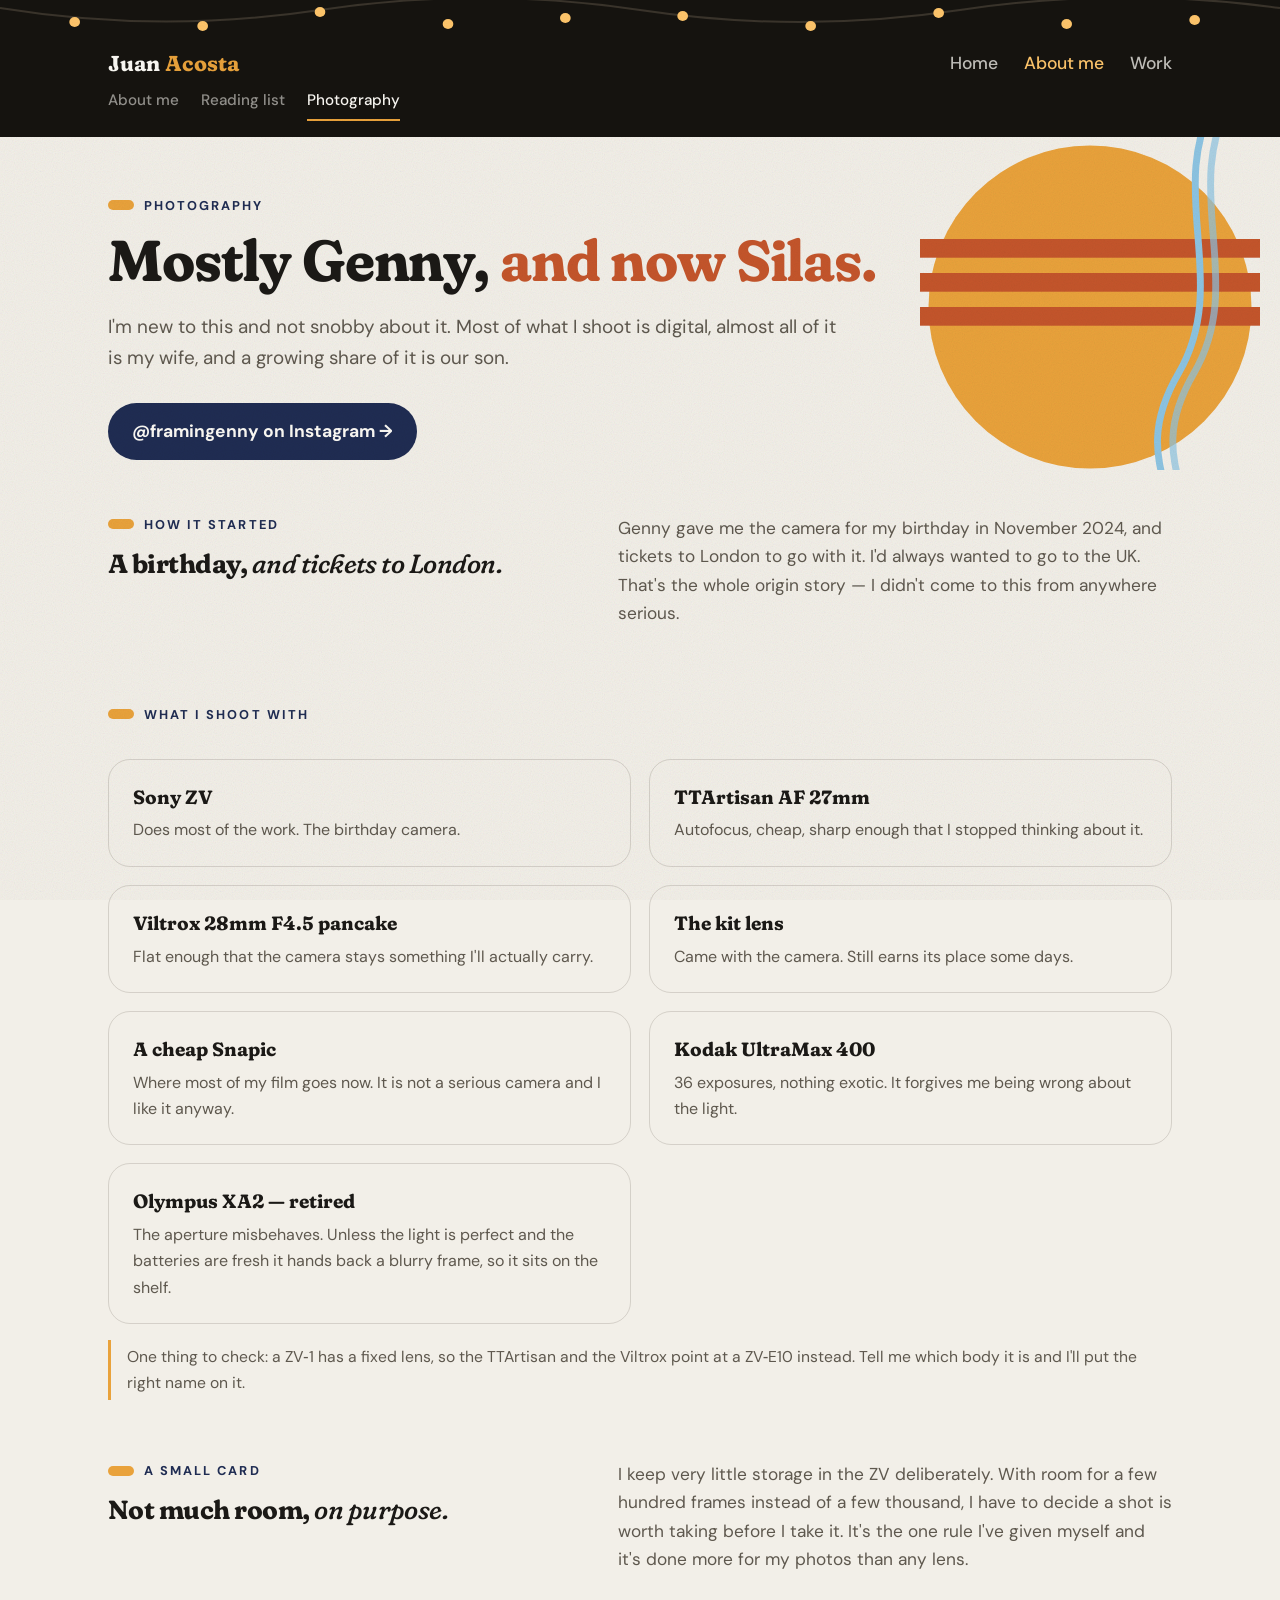
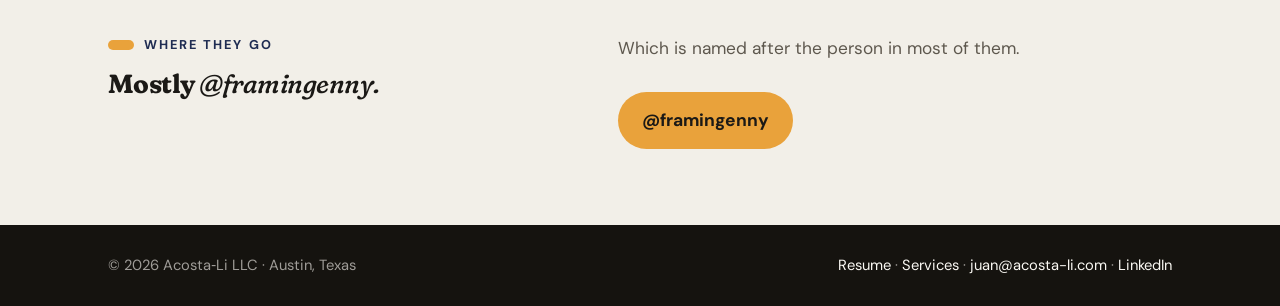
<file: about/photos/index.html>
<!DOCTYPE html>
<html lang="en">
<head>
<meta charset="utf-8">
<meta name="viewport" content="width=device-width, initial-scale=1">
<title>Photography — Juan Acosta</title>
<meta name="description" content="Juan Acosta's photos — mostly of Genny, and now Silas. A Sony ZV with a couple of lenses, a cheap film camera, and @framingenny on Instagram.">
<link rel="icon" href="data:image/svg+xml,%3Csvg xmlns='http://www.w3.org/2000/svg' viewBox='0 0 32 32'%3E%3Crect width='32' height='32' rx='8' fill='%23F2EFE8'/%3E%3Ccircle cx='16' cy='16' r='9' fill='%23E9A23B'/%3E%3Crect x='0' y='12' width='32' height='2.5' fill='%23C4552B'/%3E%3Crect x='0' y='18' width='32' height='2.5' fill='%23C4552B'/%3E%3C/svg%3E">
<meta property="og:title" content="Photography — Juan Acosta"><meta property="og:description" content="Juan Acosta's photos — mostly of Genny, and now Silas. A Sony ZV with a couple of lenses, a cheap film camera, and @framingenny on Instagram."><meta property="og:type" content="website">
<link rel="preconnect" href="https://fonts.googleapis.com"><link rel="preconnect" href="https://fonts.gstatic.com" crossorigin>
<link href="https://fonts.googleapis.com/css2?family=Fraunces:ital,opsz,wght,SOFT,WONK@0,9..144,400..900,100,1;1,9..144,400..700,100,1&family=DM+Sans:opsz,wght@9..40,400;9..40,500;9..40,700&display=swap" rel="stylesheet">
<link rel="stylesheet" href="../../assets/film.css?v=20261022f">
</head>
<body>
<a class="skip" href="#main">Skip to content</a>
<div class="lights" aria-hidden="true">
  <svg viewBox="0 0 1200 46" preserveAspectRatio="none">
    <path d="M0 8 Q150 34 300 10 T600 10 T900 10 T1200 8" fill="none" stroke="#3A342B" stroke-width="2"/>
    <g fill="#FFC66B">
      <circle class="bulb" cx="70" cy="22" r="5"/><circle class="bulb" cx="190" cy="26" r="5"/><circle class="bulb" cx="300" cy="12" r="5"/>
      <circle class="bulb" cx="420" cy="24" r="5"/><circle class="bulb" cx="530" cy="18" r="5"/><circle class="bulb" cx="640" cy="16" r="5"/>
      <circle class="bulb" cx="760" cy="26" r="5"/><circle class="bulb" cx="880" cy="13" r="5"/><circle class="bulb" cx="1000" cy="24" r="5"/>
      <circle class="bulb" cx="1120" cy="20" r="5"/>
    </g>
  </svg>
</div>
<nav class="nav"><div class="wrap nav__in">
  <a class="logo" href="../../">Juan <span>Acosta</span></a>
  <ul><li><a href="../../">Home</a></li><li><a href="../../about/" aria-current="page">About me</a></li><li><a href="../../work/">Work</a></li></ul>
</div></nav>
<div class="subnav"><div class="wrap"><a href="../../about/">About me</a><a href="../../about/reading/">Reading list</a><a href="../../about/photos/" class="on">Photography</a></div></div>
<main id="main">
<header class="page-head">
  <div class="mural" aria-hidden="true">
    <svg viewBox="0 0 400 400" class="sunshape">
      <circle cx="200" cy="200" r="190" fill="#E9A23B"/>
      <rect x="0" y="120" width="400" height="22" fill="#C4552B"/><rect x="0" y="160" width="400" height="22" fill="#C4552B"/><rect x="0" y="200" width="400" height="22" fill="#C4552B"/>
    </svg>
    <svg viewBox="0 0 120 600" class="waves" fill="none" stroke="#8CC4E2" stroke-width="9" stroke-linecap="round">
      <path d="M90 0 C 20 120, 110 240, 40 360 S 60 520, 20 600"/>
      <path d="M110 0 C 40 120, 130 240, 60 360 S 80 520, 40 600" opacity=".7"/>
    </svg>
  </div>
  <div class="wrap">
    <p class="kicker">Photography</p>
    <h1 class="d">Mostly Genny, <span class="sun">and now Silas.</span></h1>
    <p class="lede">I'm new to this and not snobby about it. Most of what I shoot is digital, almost all of it is my wife, and a growing share of it is our son.</p>
    <div class="btns"><a class="btn" href="https://instagram.com/framingenny" target="_blank" rel="noopener">@framingenny on Instagram &rarr;</a></div>
  </div>
</header>

<section class="sec" style="padding-top:44px"><div class="wrap split">
  <div><p class="kicker">How it started</p><h2 class="d">A birthday, <span class="it">and tickets to London.</span></h2></div>
  <div>
    <p class="prose">Genny gave me the camera for my birthday in November 2024, and tickets to London to go with it. I'd always wanted to go to the UK. That's the whole origin story &mdash; I didn't come to this from anywhere serious.</p>
  </div>
</div></section>

<section class="sec" style="padding-top:0"><div class="wrap">
  <p class="kicker">What I shoot with</p>
  <div class="gear">
    <div><b>Sony ZV</b><p>Does most of the work. The birthday camera.</p></div>
    <div><b>TTArtisan AF 27mm</b><p>Autofocus, cheap, sharp enough that I stopped thinking about it.</p></div>
    <div><b>Viltrox 28mm F4.5 pancake</b><p>Flat enough that the camera stays something I'll actually carry.</p></div>
    <div><b>The kit lens</b><p>Came with the camera. Still earns its place some days.</p></div>
    <div><b>A cheap Snapic</b><p>Where most of my film goes now. It is not a serious camera and I like it anyway.</p></div>
    <div><b>Kodak UltraMax 400</b><p>36 exposures, nothing exotic. It forgives me being wrong about the light.</p></div>
    <div><b>Olympus XA2 &mdash; retired</b><p>The aperture misbehaves. Unless the light is perfect and the batteries are fresh it hands back a blurry frame, so it sits on the shelf.</p></div>
  </div>
  <p class="todo">One thing to check: a ZV&#8209;1 has a fixed lens, so the TTArtisan and the Viltrox point at a ZV&#8209;E10 instead. Tell me which body it is and I'll put the right name on it.</p>

  <div class="split" style="margin-top:60px">
    <div><p class="kicker">A small card</p><h2 class="d">Not much room, <span class="it">on purpose.</span></h2></div>
    <div>
      <p class="prose">I keep very little storage in the ZV deliberately. With room for a few hundred frames instead of a few thousand, I have to decide a shot is worth taking before I take it. It's the one rule I've given myself and it's done more for my photos than any lens.</p>
    </div>
  </div>

  <div class="split" style="margin-top:60px">
    <div><p class="kicker">Where they go</p><h2 class="d">Mostly <span class="it">@framingenny.</span></h2></div>
    <div>
      <p class="prose">Which is named after the person in most of them.</p>
      <div class="btns"><a class="btn alt" href="https://instagram.com/framingenny" target="_blank" rel="noopener">@framingenny</a></div>
      <!-- Photos go here when you want them on the page: copy a <figure class="print"> from the
           landing page into a <div class="shots"> wrapper and it'll lay out as prints in a grid. -->
    </div>
  </div>
</div></section>
</main>

<footer class="foot"><div class="wrap foot__in"><span>&copy; 2026 Acosta&#8209;Li LLC &middot; Austin, Texas</span><span><a href="../../resume.html">Resume</a> &middot; <a href="../../services/">Services</a> &middot; <a href="mailto:juan@acosta-li.com">juan@acosta-li.com</a> &middot; <a href="https://www.linkedin.com/in/juan-acosta-556a39108/" target="_blank" rel="noopener">LinkedIn</a></span></div></footer>
</body>
</html>
</file>
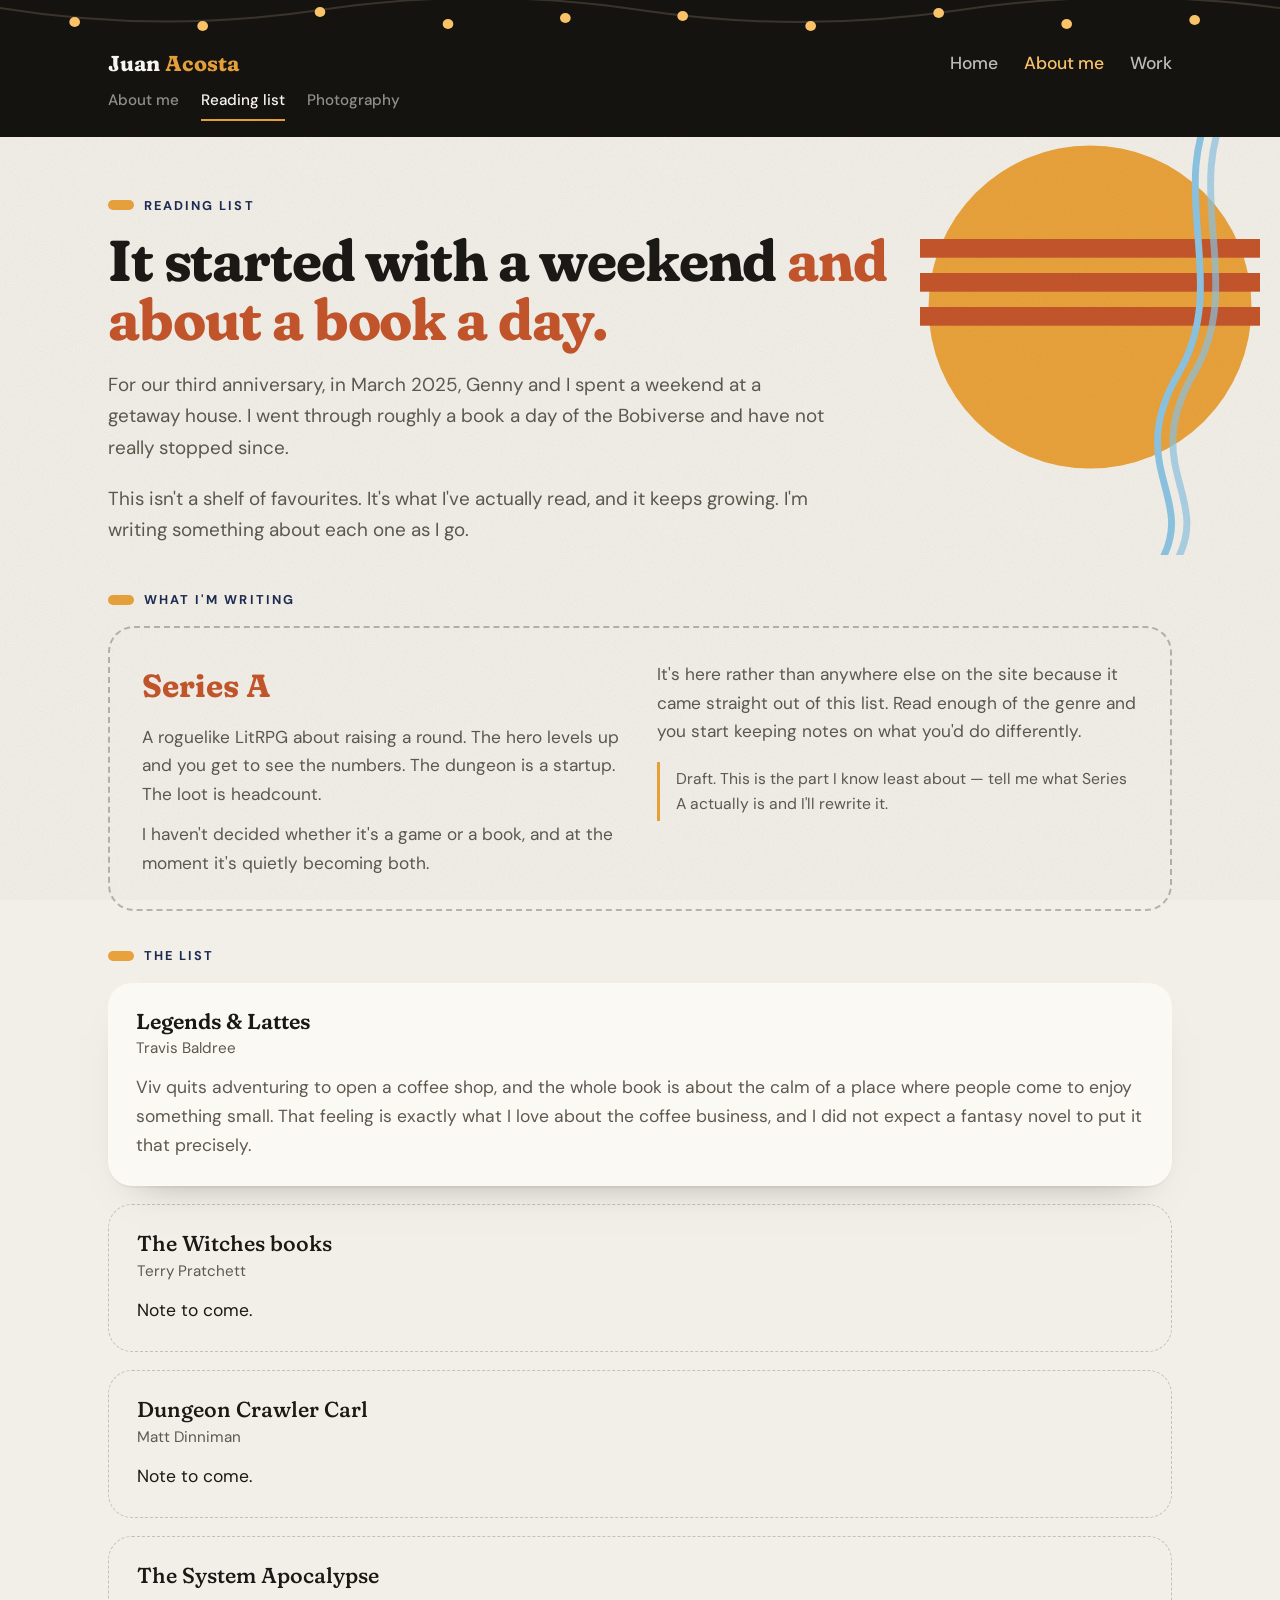
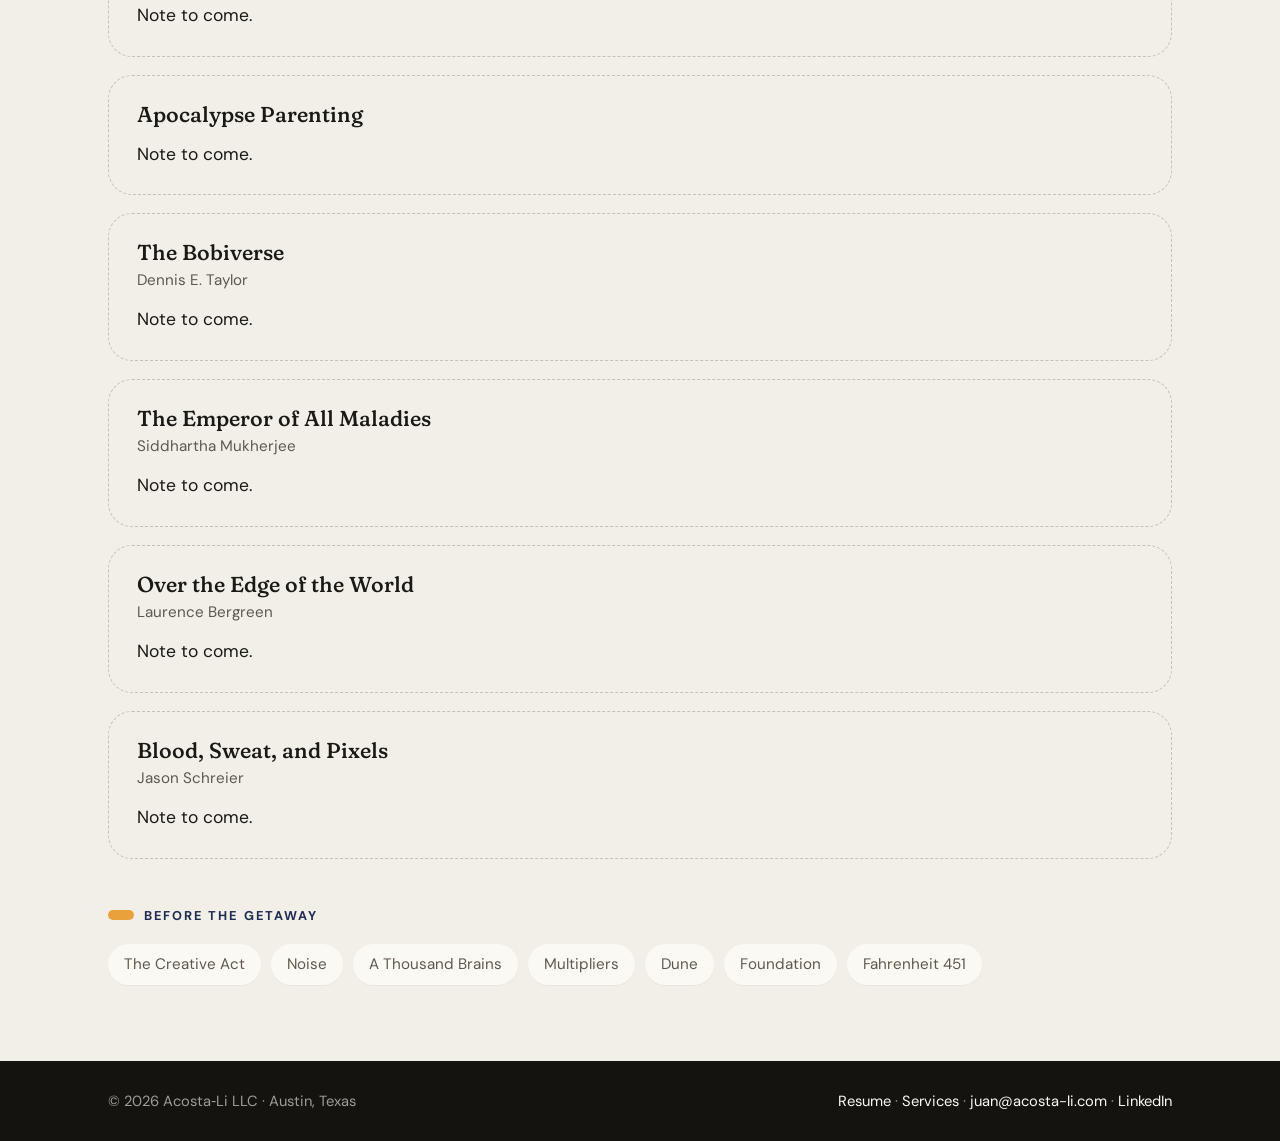
<file: about/reading/index.html>
<!DOCTYPE html>
<html lang="en">
<head>
<meta charset="utf-8">
<meta name="viewport" content="width=device-width, initial-scale=1">
<title>Reading list — Juan Acosta</title>
<meta name="description" content="Series A, the roguelike LitRPG Juan Acosta is writing, and what he reads — Pratchett, Dungeon Crawler Carl, The Emperor of All Maladies, Legends & Lattes and more.">
<link rel="icon" href="data:image/svg+xml,%3Csvg xmlns='http://www.w3.org/2000/svg' viewBox='0 0 32 32'%3E%3Crect width='32' height='32' rx='8' fill='%23F2EFE8'/%3E%3Ccircle cx='16' cy='16' r='9' fill='%23E9A23B'/%3E%3Crect x='0' y='12' width='32' height='2.5' fill='%23C4552B'/%3E%3Crect x='0' y='18' width='32' height='2.5' fill='%23C4552B'/%3E%3C/svg%3E">
<meta property="og:title" content="Reading list — Juan Acosta"><meta property="og:description" content="Series A, the roguelike LitRPG Juan Acosta is writing, and what he reads — Pratchett, Dungeon Crawler Carl, The Emperor of All Maladies, Legends & Lattes and more."><meta property="og:type" content="website">
<link rel="preconnect" href="https://fonts.googleapis.com"><link rel="preconnect" href="https://fonts.gstatic.com" crossorigin>
<link href="https://fonts.googleapis.com/css2?family=Fraunces:ital,opsz,wght,SOFT,WONK@0,9..144,400..900,100,1;1,9..144,400..700,100,1&family=DM+Sans:opsz,wght@9..40,400;9..40,500;9..40,700&display=swap" rel="stylesheet">
<link rel="stylesheet" href="../../assets/film.css?v=20261022f">
</head>
<body>
<a class="skip" href="#main">Skip to content</a>
<div class="lights" aria-hidden="true">
  <svg viewBox="0 0 1200 46" preserveAspectRatio="none">
    <path d="M0 8 Q150 34 300 10 T600 10 T900 10 T1200 8" fill="none" stroke="#3A342B" stroke-width="2"/>
    <g fill="#FFC66B">
      <circle class="bulb" cx="70" cy="22" r="5"/><circle class="bulb" cx="190" cy="26" r="5"/><circle class="bulb" cx="300" cy="12" r="5"/>
      <circle class="bulb" cx="420" cy="24" r="5"/><circle class="bulb" cx="530" cy="18" r="5"/><circle class="bulb" cx="640" cy="16" r="5"/>
      <circle class="bulb" cx="760" cy="26" r="5"/><circle class="bulb" cx="880" cy="13" r="5"/><circle class="bulb" cx="1000" cy="24" r="5"/>
      <circle class="bulb" cx="1120" cy="20" r="5"/>
    </g>
  </svg>
</div>
<nav class="nav"><div class="wrap nav__in">
  <a class="logo" href="../../">Juan <span>Acosta</span></a>
  <ul><li><a href="../../">Home</a></li><li><a href="../../about/" aria-current="page">About me</a></li><li><a href="../../work/">Work</a></li></ul>
</div></nav>
<div class="subnav"><div class="wrap"><a href="../../about/">About me</a><a href="../../about/reading/" class="on">Reading list</a><a href="../../about/photos/">Photography</a></div></div>
<main id="main">
<header class="page-head">
  <div class="mural" aria-hidden="true">
    <svg viewBox="0 0 400 400" class="sunshape">
      <circle cx="200" cy="200" r="190" fill="#E9A23B"/>
      <rect x="0" y="120" width="400" height="22" fill="#C4552B"/><rect x="0" y="160" width="400" height="22" fill="#C4552B"/><rect x="0" y="200" width="400" height="22" fill="#C4552B"/>
    </svg>
    <svg viewBox="0 0 120 600" class="waves" fill="none" stroke="#8CC4E2" stroke-width="9" stroke-linecap="round">
      <path d="M90 0 C 20 120, 110 240, 40 360 S 60 520, 20 600"/>
      <path d="M110 0 C 40 120, 130 240, 60 360 S 80 520, 40 600" opacity=".7"/>
    </svg>
  </div>
  <div class="wrap">
    <p class="kicker">Reading list</p>
    <h1 class="d">It started with a weekend <span class="sun">and about a book a day.</span></h1>
    <p class="lede">For our third anniversary, in March 2025, Genny and I spent a weekend at a getaway house. I went through roughly a book a day of the Bobiverse and have not really stopped since.</p>
    <p class="lede">This isn't a shelf of favourites. It's what I've actually read, and it keeps growing. I'm writing something about each one as I go.</p>
  </div>
</header>
<section class="sec" style="padding-top:34px;padding-bottom:0"><div class="wrap">
  <p class="kicker">What I'm writing</p>
  <div class="writing">
    <div>
      <h3>Series A</h3>
      <p class="prose">A roguelike LitRPG about raising a round. The hero levels up and you get to see the numbers. The dungeon is a startup. The loot is headcount.</p>
      <p class="prose" style="margin-top:12px">I haven't decided whether it's a game or a book, and at the moment it's quietly becoming both.</p>
    </div>
    <div>
      <p class="prose">It's here rather than anywhere else on the site because it came straight out of this list. Read enough of the genre and you start keeping notes on what you'd do differently.</p>
      <p class="todo">Draft. This is the part I know least about &mdash; tell me what Series A actually is and I'll rewrite it.</p>
    </div>
  </div>
</div></section>


<section class="sec" style="padding-top:34px"><div class="wrap">
  <p class="kicker">The list</p>
  <div class="books">
  <article class="book"><h3>Legends &amp; Lattes</h3><p class="by">Travis Baldree</p><p class="note">Viv quits adventuring to open a coffee shop, and the whole book is about the calm of a place where people come to enjoy something small. That feeling is exactly what I love about the coffee business, and I did not expect a fantasy novel to put it that precisely.</p></article>
  <!-- Note still to write. Replace the <p class="note"> line below with what you thought of it. -->
  <article class="book unwritten"><h3>The Witches books</h3><p class="by">Terry Pratchett</p><p class="note"><em>Note to come.</em></p></article>
  <!-- Note still to write. Replace the <p class="note"> line below with what you thought of it. -->
  <article class="book unwritten"><h3>Dungeon Crawler Carl</h3><p class="by">Matt Dinniman</p><p class="note"><em>Note to come.</em></p></article>
  <!-- Note still to write. Replace the <p class="note"> line below with what you thought of it. -->
  <article class="book unwritten"><h3>The System Apocalypse</h3><p class="note"><em>Note to come.</em></p></article>
  <!-- Note still to write. Replace the <p class="note"> line below with what you thought of it. -->
  <article class="book unwritten"><h3>Apocalypse Parenting</h3><p class="note"><em>Note to come.</em></p></article>
  <!-- Note still to write. Replace the <p class="note"> line below with what you thought of it. -->
  <article class="book unwritten"><h3>The Bobiverse</h3><p class="by">Dennis E. Taylor</p><p class="note"><em>Note to come.</em></p></article>
  <!-- Note still to write. Replace the <p class="note"> line below with what you thought of it. -->
  <article class="book unwritten"><h3>The Emperor of All Maladies</h3><p class="by">Siddhartha Mukherjee</p><p class="note"><em>Note to come.</em></p></article>
  <!-- Note still to write. Replace the <p class="note"> line below with what you thought of it. -->
  <article class="book unwritten"><h3>Over the Edge of the World</h3><p class="by">Laurence Bergreen</p><p class="note"><em>Note to come.</em></p></article>
  <!-- Note still to write. Replace the <p class="note"> line below with what you thought of it. -->
  <article class="book unwritten"><h3>Blood, Sweat, and Pixels</h3><p class="by">Jason Schreier</p><p class="note"><em>Note to come.</em></p></article>
  </div>

  <div class="roster" style="margin-top:46px">
    <p class="kicker">Before the getaway</p>
    <div class="shelf">
      <span>The Creative Act</span>
      <span>Noise</span>
      <span>A Thousand Brains</span>
      <span>Multipliers</span>
      <span>Dune</span>
      <span>Foundation</span>
      <span>Fahrenheit 451</span>
    </div>
    <!-- To write about one of these, move it up into the .books list above as its own <article class="book">. -->
  </div>
</div></section>
</main>

<footer class="foot"><div class="wrap foot__in"><span>&copy; 2026 Acosta&#8209;Li LLC &middot; Austin, Texas</span><span><a href="../../resume.html">Resume</a> &middot; <a href="../../services/">Services</a> &middot; <a href="mailto:juan@acosta-li.com">juan@acosta-li.com</a> &middot; <a href="https://www.linkedin.com/in/juan-acosta-556a39108/" target="_blank" rel="noopener">LinkedIn</a></span></div></footer>
</body>
</html>
</file>
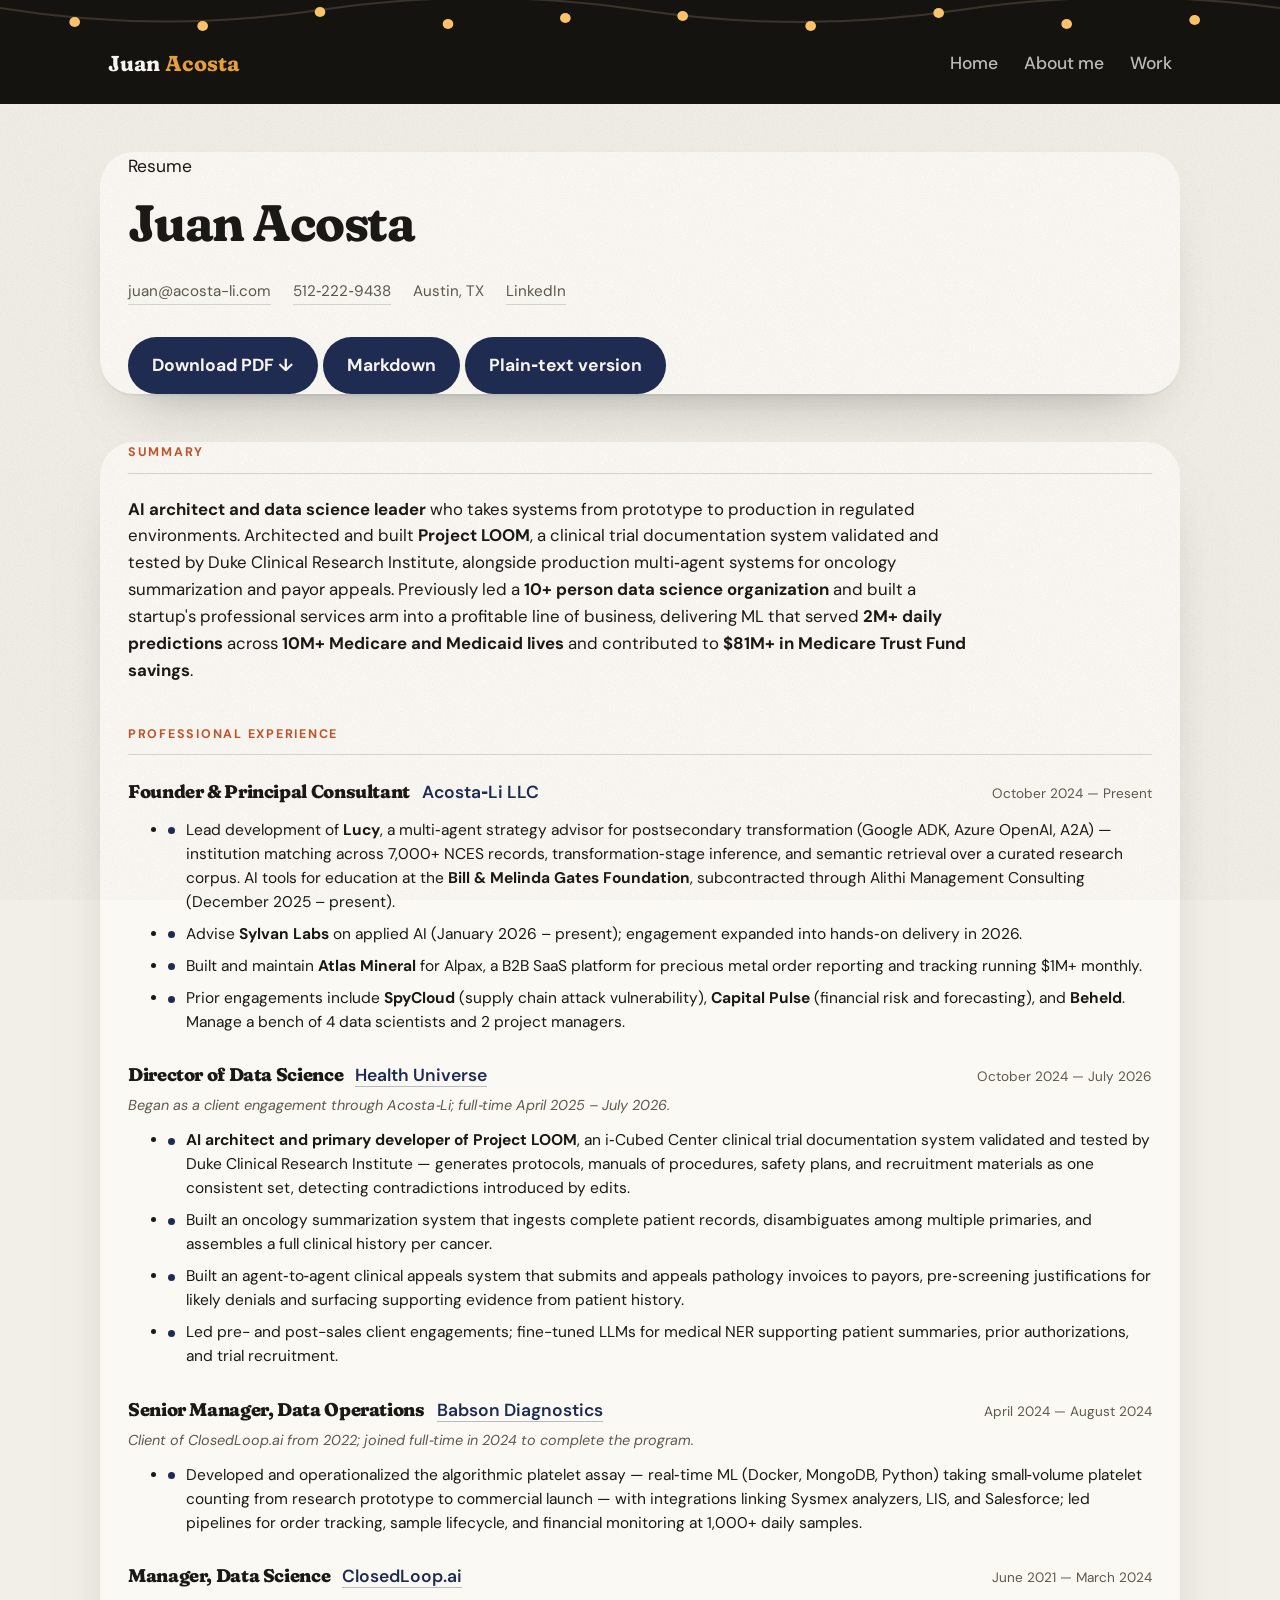
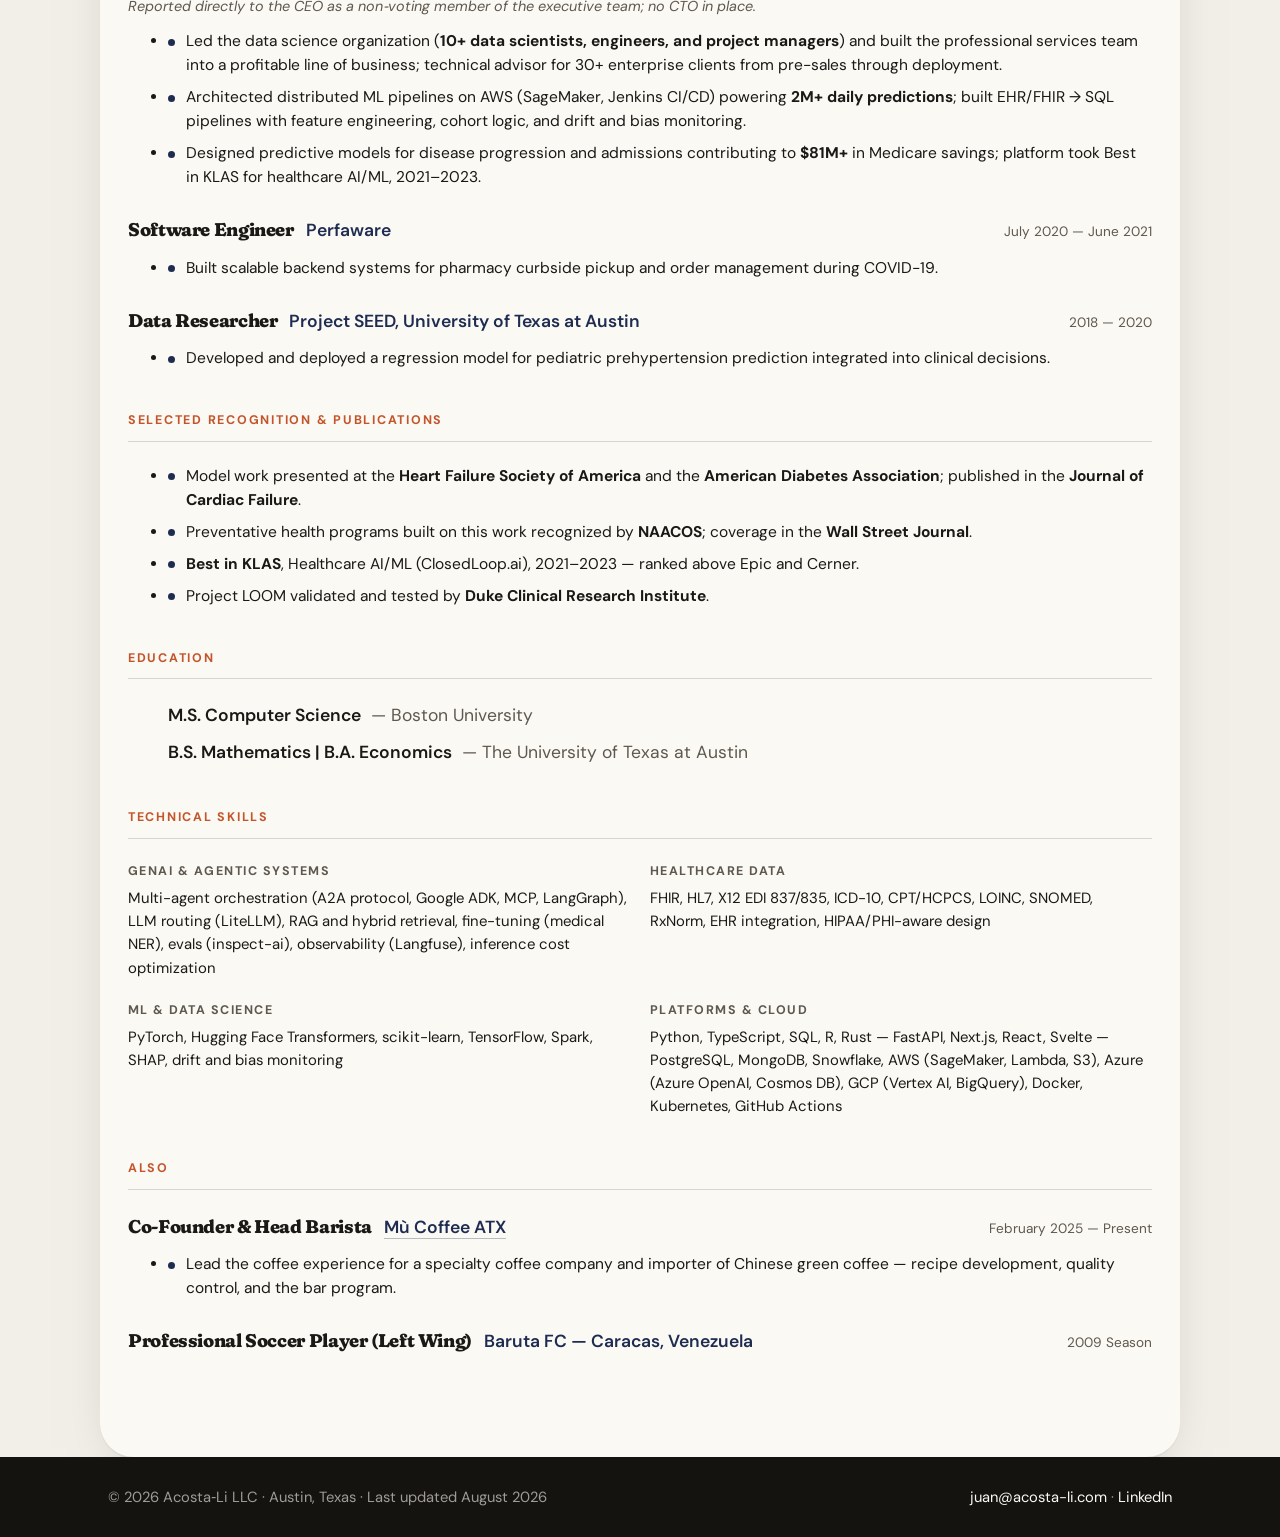
<file: resume.html>
<!DOCTYPE html>
<html lang="en">
<head>
<meta charset="utf-8">
<meta name="viewport" content="width=device-width, initial-scale=1">
<title>Juan Acosta — Resume</title>
<meta name="description" content="Resume of Juan Acosta: data science and AI leadership across healthcare, finance, education, and security. Austin, TX.">
<link rel="icon" href="data:image/svg+xml,%3Csvg xmlns='http://www.w3.org/2000/svg' viewBox='0 0 32 32'%3E%3Crect width='32' height='32' rx='8' fill='%23F2EFE8'/%3E%3Ccircle cx='16' cy='16' r='9' fill='%23E9A23B'/%3E%3Crect x='0' y='12' width='32' height='2.5' fill='%23C4552B'/%3E%3Crect x='0' y='18' width='32' height='2.5' fill='%23C4552B'/%3E%3C/svg%3E">
<meta property="og:title" content="Resume — Juan Acosta">
<meta property="og:description" content="Data science and AI leadership across healthcare, finance, education, and security. Austin, TX.">
<meta property="og:type" content="website">
<link rel="canonical" href="https://acostali.com/resume.html">
<meta property="og:url" content="https://acostali.com/resume.html">
<link rel="preconnect" href="https://fonts.googleapis.com">
<link rel="preconnect" href="https://fonts.gstatic.com" crossorigin>
<link href="https://fonts.googleapis.com/css2?family=Fraunces:ital,opsz,wght,SOFT,WONK@0,9..144,400..900,100,1;1,9..144,400..700,100,1&family=DM+Sans:opsz,wght@9..40,400;9..40,500;9..40,700&display=swap" rel="stylesheet">
<link rel="stylesheet" href="assets/film.css?v=20261022f">
<link rel="stylesheet" href="assets/resume.css?v=20261021">
<script>document.documentElement.classList.add("js");</script>
</head>
<body>

<a class="skip" href="#main">Skip to content</a>

<div class="lights" aria-hidden="true">
  <svg viewBox="0 0 1200 46" preserveAspectRatio="none">
    <path d="M0 8 Q150 34 300 10 T600 10 T900 10 T1200 8" fill="none" stroke="#3A342B" stroke-width="2"/>
    <g fill="#FFC66B">
      <circle class="bulb" cx="70" cy="22" r="5"/><circle class="bulb" cx="190" cy="26" r="5"/><circle class="bulb" cx="300" cy="12" r="5"/>
      <circle class="bulb" cx="420" cy="24" r="5"/><circle class="bulb" cx="530" cy="18" r="5"/><circle class="bulb" cx="640" cy="16" r="5"/>
      <circle class="bulb" cx="760" cy="26" r="5"/><circle class="bulb" cx="880" cy="13" r="5"/><circle class="bulb" cx="1000" cy="24" r="5"/>
      <circle class="bulb" cx="1120" cy="20" r="5"/>
    </g>
  </svg>
</div>
<nav class="nav"><div class="wrap nav__in">
  <a class="logo" href="./">Juan <span>Acosta</span></a>
  <ul><li><a href="./">Home</a></li><li><a href="about/">About me</a></li><li><a href="work/">Work</a></li></ul>
</div></nav>

<main id="main">

  <header class="resume-head">
    <div class="resume-body" style="padding-bottom:0">
      <p class="label">Resume</p>
      <h1>Juan Acosta</h1>
      <div class="resume-contact">
        <a href="mailto:juan@acosta-li.com">juan@acosta-li.com</a>
        <a href="tel:512-222-9438">512&#8209;222&#8209;9438</a>
        <span>Austin, TX</span>
        <a href="https://www.linkedin.com/in/juan-acosta-556a39108/" target="_blank" rel="noopener">LinkedIn</a>
      </div>
      <div class="btn-row resume-actions" style="margin-top: 2rem;">
        <a class="btn" href="Juan_Acosta_Resume.pdf" download>Download PDF ↓</a>
        <a class="btn ghost" href="Juan_Acosta_Resume.md" download>Markdown</a>
        <a class="btn ghost" href="resume_ats.html">Plain&#8209;text version</a>
      </div>
    </div>
  </header>

  <div class="resume-body">

    <section class="r-section">
      <h2>Summary</h2>
      <p class="r-summary"><strong>AI architect and data science leader</strong> who takes systems
      from prototype to production in regulated environments. Architected and built
      <strong>Project LOOM</strong>, a clinical trial documentation system validated and tested by
      Duke Clinical Research Institute, alongside production multi&#8209;agent systems for oncology
      summarization and payor appeals. Previously led a <strong>10+ person data science
      organization</strong> and built a startup's professional services arm into a profitable line
      of business, delivering ML that served <strong>2M+ daily predictions</strong> across
      <strong>10M+ Medicare and Medicaid lives</strong> and contributed to <strong>$81M+ in Medicare
      Trust Fund savings</strong>.</p>
    </section>

    <section class="r-section">
      <h2>Professional Experience</h2>

      <div class="role">
        <div class="role__top">
          <span class="role__title">Founder &amp; Principal Consultant</span>
          <span class="role__co">Acosta&#8209;Li LLC</span>
          <span class="role__date">October 2024 — Present</span>
        </div>
        <ul>
          <li>Lead development of <strong>Lucy</strong>, a multi&#8209;agent strategy advisor for
          postsecondary transformation (Google ADK, Azure OpenAI, A2A) — institution matching across
          7,000+ NCES records, transformation&#8209;stage inference, and semantic retrieval over a
          curated research corpus. AI tools for education at the
          <strong>Bill &amp; Melinda Gates Foundation</strong>, subcontracted through Alithi
          Management Consulting (December 2025 – present).</li>
          <li>Advise <strong>Sylvan Labs</strong> on applied AI (January 2026 – present); engagement
          expanded into hands&#8209;on delivery in 2026.</li>
          <li>Built and maintain <strong>Atlas Mineral</strong> for Alpax, a B2B SaaS platform for
          precious metal order reporting and tracking running $1M+ monthly.</li>
          <li>Prior engagements include <strong>SpyCloud</strong> (supply chain attack vulnerability),
          <strong>Capital Pulse</strong> (financial risk and forecasting), and <strong>Beheld</strong>.
          Manage a bench of 4 data scientists and 2 project managers.</li>
        </ul>
      </div>

      <div class="role">
        <div class="role__top">
          <span class="role__title">Director of Data Science</span>
          <span class="role__co"><a href="https://www.healthuniverse.com/" target="_blank" rel="noopener">Health Universe</a></span>
          <span class="role__date">October 2024 — July 2026</span>
        </div>
        <p class="role__note">Began as a client engagement through Acosta&#8209;Li; full&#8209;time April 2025 – July 2026.</p>
        <ul>
          <li><strong>AI architect and primary developer of Project LOOM</strong>, an i&#8209;Cubed Center
          clinical trial documentation system validated and tested by Duke Clinical Research
          Institute — generates protocols, manuals of procedures, safety plans, and recruitment
          materials as one consistent set, detecting contradictions introduced by edits.</li>
          <li>Built an oncology summarization system that ingests complete patient records,
          disambiguates among multiple primaries, and assembles a full clinical history per cancer.</li>
          <li>Built an agent&#8209;to&#8209;agent clinical appeals system that submits and appeals pathology
          invoices to payors, pre&#8209;screening justifications for likely denials and surfacing
          supporting evidence from patient history.</li>
          <li>Led pre- and post-sales client engagements; fine-tuned LLMs for medical NER supporting
          patient summaries, prior authorizations, and trial recruitment.</li>
        </ul>
      </div>

      <div class="role">
        <div class="role__top">
          <span class="role__title">Senior Manager, Data Operations</span>
          <span class="role__co"><a href="https://betterway.com/media-coverage/2024-07-30-wall-street-journal" target="_blank" rel="noopener">Babson Diagnostics</a></span>
          <span class="role__date">April 2024 — August 2024</span>
        </div>
        <p class="role__note">Client of ClosedLoop.ai from 2022; joined full&#8209;time in 2024 to complete the program.</p>
        <ul>
          <li>Developed and operationalized the algorithmic platelet assay — real&#8209;time ML (Docker,
          MongoDB, Python) taking small&#8209;volume platelet counting from research prototype to
          commercial launch — with integrations linking Sysmex analyzers, LIS, and Salesforce; led
          pipelines for order tracking, sample lifecycle, and financial monitoring at 1,000+ daily
          samples.</li>
        </ul>
      </div>

      <div class="role">
        <div class="role__top">
          <span class="role__title">Manager, Data Science</span>
          <span class="role__co"><a href="https://www.closedloop.ai/awards-recognition" target="_blank" rel="noopener">ClosedLoop.ai</a></span>
          <span class="role__date">June 2021 — March 2024</span>
        </div>
        <p class="role__note">Reported directly to the CEO as a non&#8209;voting member of the executive team; no CTO in place.</p>
        <ul>
          <li>Led the data science organization (<strong>10+ data scientists, engineers, and project
          managers</strong>) and built the professional services team into a profitable line of
          business; technical advisor for 30+ enterprise clients from pre-sales through deployment.</li>
          <li>Architected distributed ML pipelines on AWS (SageMaker, Jenkins CI/CD) powering
          <strong>2M+ daily predictions</strong>; built EHR/FHIR → SQL pipelines with feature
          engineering, cohort logic, and drift and bias monitoring.</li>
          <li>Designed predictive models for disease progression and admissions contributing to
          <strong>$81M+</strong> in Medicare savings; platform took Best in KLAS for healthcare
          AI/ML, 2021–2023.</li>
        </ul>
      </div>

      <div class="role">
        <div class="role__top">
          <span class="role__title">Software Engineer</span>
          <span class="role__co">Perfaware</span>
          <span class="role__date">July 2020 — June 2021</span>
        </div>
        <ul>
          <li>Built scalable backend systems for pharmacy curbside pickup and order management during
          COVID-19.</li>
        </ul>
      </div>

      <div class="role">
        <div class="role__top">
          <span class="role__title">Data Researcher</span>
          <span class="role__co">Project SEED, University of Texas at Austin</span>
          <span class="role__date">2018 — 2020</span>
        </div>
        <ul>
          <li>Developed and deployed a regression model for pediatric prehypertension prediction
          integrated into clinical decisions.</li>
        </ul>
      </div>
    </section>

    <section class="r-section">
      <h2>Selected Recognition &amp; Publications</h2>
      <div class="role">
        <ul>
          <li>Model work presented at the <strong>Heart Failure Society of America</strong> and the
          <strong>American Diabetes Association</strong>; published in the <strong>Journal of
          Cardiac Failure</strong>.</li>
          <li>Preventative health programs built on this work recognized by <strong>NAACOS</strong>;
          coverage in the <strong>Wall Street Journal</strong>.</li>
          <li><strong>Best in KLAS</strong>, Healthcare AI/ML (ClosedLoop.ai), 2021&ndash;2023 —
          ranked above Epic and Cerner.</li>
          <li>Project LOOM validated and tested by <strong>Duke Clinical Research
          Institute</strong>.</li>
        </ul>
      </div>
    </section>


    <section class="r-section">
      <h2>Education</h2>
      <ul class="edu-list">
        <li><b>M.S. Computer Science</b> <span>— Boston University</span></li>
        <li><b>B.S. Mathematics | B.A. Economics</b> <span>— The University of Texas at Austin</span></li>
      </ul>
    </section>

    <section class="r-section">
      <h2>Technical Skills</h2>
      <div class="skills">
        <div class="skill">
          <h3>GenAI &amp; agentic systems</h3>
          <p>Multi-agent orchestration (A2A protocol, Google ADK, MCP, LangGraph), LLM routing (LiteLLM), RAG and hybrid retrieval, fine-tuning (medical NER), evals (inspect-ai), observability (Langfuse), inference cost optimization</p>
        </div>
        <div class="skill">
          <h3>Healthcare data</h3>
          <p>FHIR, HL7, X12 EDI 837/835, ICD-10, CPT/HCPCS, LOINC, SNOMED, RxNorm, EHR integration, HIPAA/PHI-aware design</p>
        </div>
        <div class="skill">
          <h3>ML &amp; data science</h3>
          <p>PyTorch, Hugging Face Transformers, scikit-learn, TensorFlow, Spark, SHAP, drift and bias monitoring</p>
        </div>
        <div class="skill">
          <h3>Platforms &amp; cloud</h3>
          <p>Python, TypeScript, SQL, R, Rust — FastAPI, Next.js, React, Svelte — PostgreSQL, MongoDB, Snowflake, AWS (SageMaker, Lambda, S3), Azure (Azure OpenAI, Cosmos DB), GCP (Vertex AI, BigQuery), Docker, Kubernetes, GitHub Actions</p>
        </div>
      </div>
    </section>

    <section class="r-section">
      <h2>Also</h2>
      <div class="role">
        <div class="role__top">
          <span class="role__title">Co-Founder &amp; Head Barista</span>
          <span class="role__co"><a href="https://mucoffeeatx.com" target="_blank" rel="noopener">Mù Coffee ATX</a></span>
          <span class="role__date">February 2025 — Present</span>
        </div>
        <ul>
          <li>Lead the coffee experience for a specialty coffee company and importer of Chinese green coffee —
          recipe development, quality control, and the bar program.</li>
        </ul>
      </div>
      <div class="role">
        <div class="role__top">
          <span class="role__title">Professional Soccer Player (Left Wing)</span>
          <span class="role__co">Baruta FC — Caracas, Venezuela</span>
          <span class="role__date">2009 Season</span>
        </div>
      </div>
    </section>

  </div>
</main>

<footer class="foot"><div class="wrap foot__in"><span>© 2026 Acosta&#8209;Li LLC · Austin, Texas · Last updated August 2026</span><span><a href="mailto:juan@acosta-li.com">juan@acosta-li.com</a> · <a href="https://www.linkedin.com/in/juan-acosta-556a39108/" target="_blank" rel="noopener">LinkedIn</a></span></div></footer>

</body>
</html>
</file>
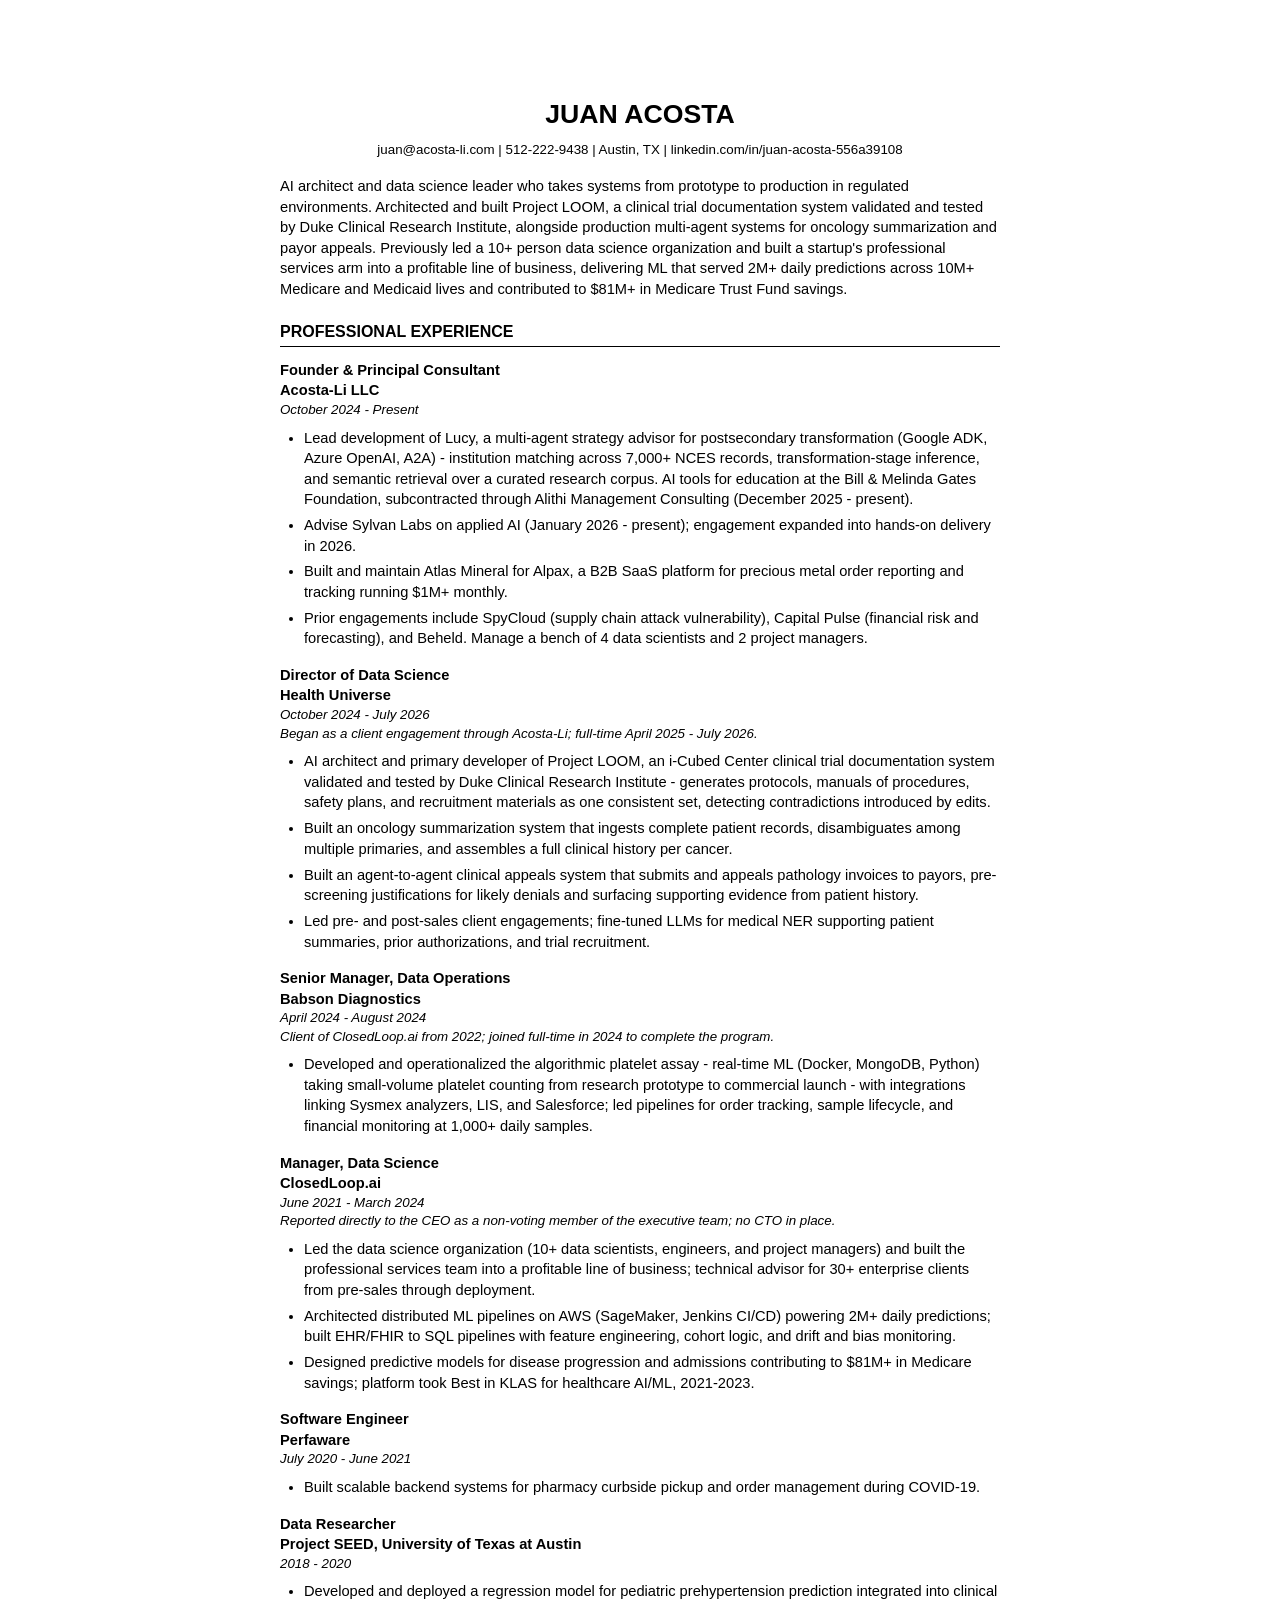
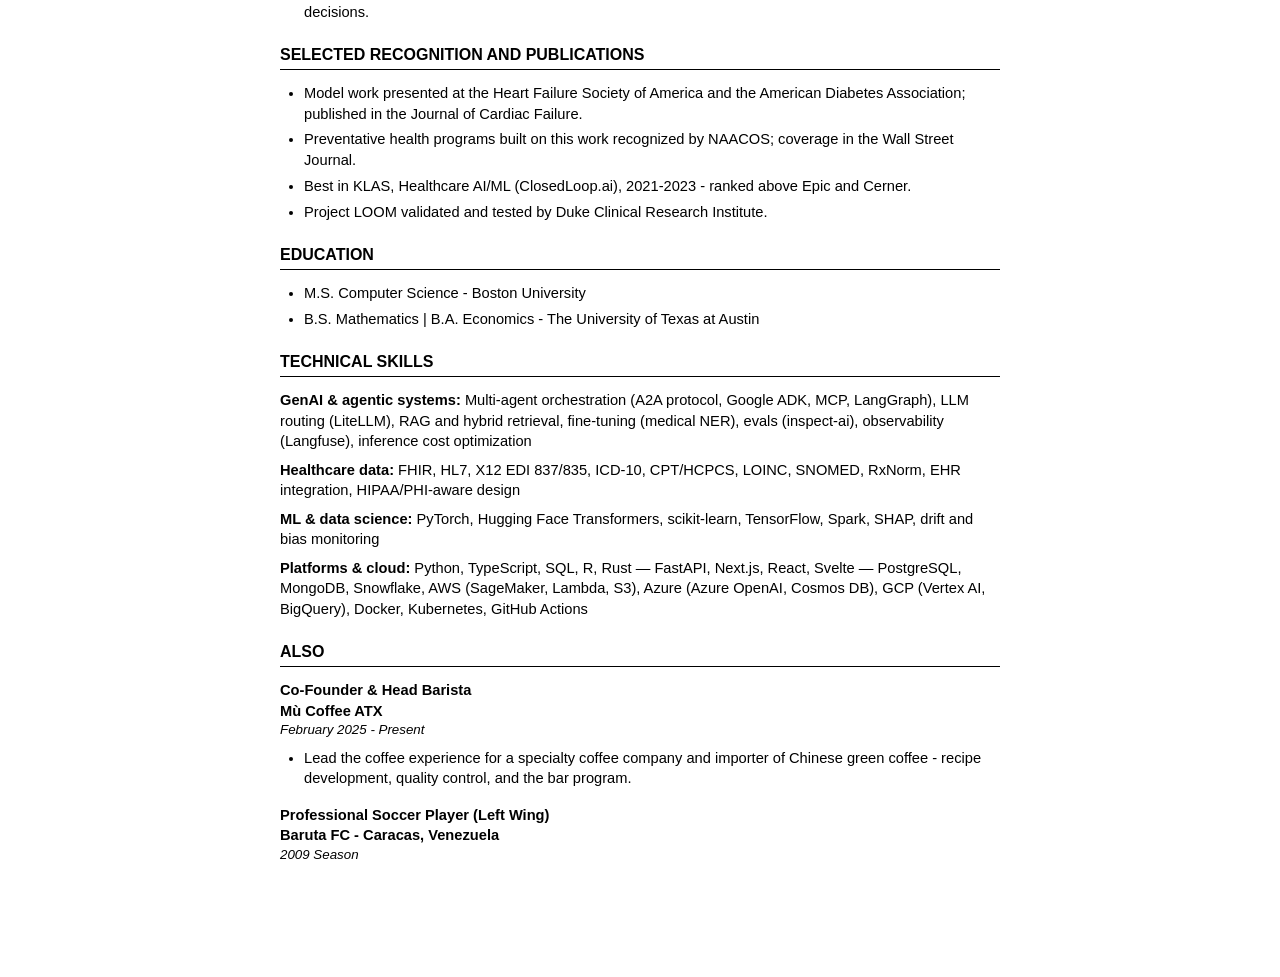
<file: resume_ats.html>
<!DOCTYPE html>
<html lang="en">
<head>
<meta charset="UTF-8">
<meta name="viewport" content="width=device-width, initial-scale=1.0">
<title>Juan Acosta - Resume</title>
<meta name="description" content="Plain-text resume of Juan Acosta: data science and AI leadership across healthcare, finance, education, and security. Austin, TX.">
<link rel="canonical" href="https://acostali.com/resume_ats.html">
<style>
    * { margin: 0; padding: 0; box-sizing: border-box; }
    body {
        font-family: Arial, Helvetica, sans-serif;
        font-size: 11pt;
        line-height: 1.4;
        color: #000;
        background: #fff;
        max-width: 8.5in;
        margin: 0.5in auto;
        padding: 0.5in;
    }
    h1 { font-size: 20pt; text-align: center; margin-bottom: 6pt; text-transform: uppercase; }
    .contact-info { text-align: center; margin-bottom: 12pt; font-size: 10pt; }
    .summary { margin-bottom: 16pt; }
    h2 {
        font-size: 12pt;
        text-transform: uppercase;
        border-bottom: 1px solid #000;
        padding-bottom: 2pt;
        margin-top: 16pt;
        margin-bottom: 10pt;
    }
    .job { margin-bottom: 12pt; }
    .job-title, .company { font-weight: bold; font-size: 11pt; }
    .date { font-style: italic; font-size: 10pt; }
    .note { font-size: 10pt; font-style: italic; }
    ul { margin: 6pt 0 0 18pt; }
    li { margin-bottom: 4pt; }
    .skills p { margin-bottom: 6pt; }
    @media print { body { margin: 0; padding: 0.4in; } }
</style>
</head>
<body>

<h1>Juan Acosta</h1>
<div class="contact-info">
    juan@acosta-li.com | 512-222-9438 | Austin, TX | linkedin.com/in/juan-acosta-556a39108
</div>

<div class="summary">
    AI architect and data science leader who takes systems from prototype to production in
    regulated environments. Architected and built Project LOOM, a clinical trial documentation
    system validated and tested by Duke Clinical Research Institute, alongside production
    multi-agent systems for oncology summarization and payor appeals. Previously led a 10+ person
    data science organization and built a startup's professional services arm into a profitable
    line of business, delivering ML that served 2M+ daily predictions across 10M+ Medicare and
    Medicaid lives and contributed to $81M+ in Medicare Trust Fund savings.
</div>

<h2>Professional Experience</h2>

<div class="job">
    <div class="job-title">Founder &amp; Principal Consultant</div>
    <div class="company">Acosta-Li LLC</div>
    <div class="date">October 2024 - Present</div>
    <ul>
        <li>Lead development of Lucy, a multi-agent strategy advisor for postsecondary transformation (Google ADK, Azure OpenAI, A2A) - institution matching across 7,000+ NCES records, transformation-stage inference, and semantic retrieval over a curated research corpus. AI tools for education at the Bill &amp; Melinda Gates Foundation, subcontracted through Alithi Management Consulting (December 2025 - present).</li>
        <li>Advise Sylvan Labs on applied AI (January 2026 - present); engagement expanded into hands-on delivery in 2026.</li>
        <li>Built and maintain Atlas Mineral for Alpax, a B2B SaaS platform for precious metal order reporting and tracking running $1M+ monthly.</li>
        <li>Prior engagements include SpyCloud (supply chain attack vulnerability), Capital Pulse (financial risk and forecasting), and Beheld. Manage a bench of 4 data scientists and 2 project managers.</li>
    </ul>
</div>

<div class="job">
    <div class="job-title">Director of Data Science</div>
    <div class="company">Health Universe</div>
    <div class="date">October 2024 - July 2026</div>
    <div class="note">Began as a client engagement through Acosta-Li; full-time April 2025 - July 2026.</div>
    <ul>
        <li>AI architect and primary developer of Project LOOM, an i-Cubed Center clinical trial documentation system validated and tested by Duke Clinical Research Institute - generates protocols, manuals of procedures, safety plans, and recruitment materials as one consistent set, detecting contradictions introduced by edits.</li>
        <li>Built an oncology summarization system that ingests complete patient records, disambiguates among multiple primaries, and assembles a full clinical history per cancer.</li>
        <li>Built an agent-to-agent clinical appeals system that submits and appeals pathology invoices to payors, pre-screening justifications for likely denials and surfacing supporting evidence from patient history.</li>
        <li>Led pre- and post-sales client engagements; fine-tuned LLMs for medical NER supporting patient summaries, prior authorizations, and trial recruitment.</li>
    </ul>
</div>

<div class="job">
    <div class="job-title">Senior Manager, Data Operations</div>
    <div class="company">Babson Diagnostics</div>
    <div class="date">April 2024 - August 2024</div>
    <div class="note">Client of ClosedLoop.ai from 2022; joined full-time in 2024 to complete the program.</div>
    <ul>
        <li>Developed and operationalized the algorithmic platelet assay - real-time ML (Docker, MongoDB, Python) taking small-volume platelet counting from research prototype to commercial launch - with integrations linking Sysmex analyzers, LIS, and Salesforce; led pipelines for order tracking, sample lifecycle, and financial monitoring at 1,000+ daily samples.</li>
    </ul>
</div>

<div class="job">
    <div class="job-title">Manager, Data Science</div>
    <div class="company">ClosedLoop.ai</div>
    <div class="date">June 2021 - March 2024</div>
    <div class="note">Reported directly to the CEO as a non-voting member of the executive team; no CTO in place.</div>
    <ul>
        <li>Led the data science organization (10+ data scientists, engineers, and project managers) and built the professional services team into a profitable line of business; technical advisor for 30+ enterprise clients from pre-sales through deployment.</li>
        <li>Architected distributed ML pipelines on AWS (SageMaker, Jenkins CI/CD) powering 2M+ daily predictions; built EHR/FHIR to SQL pipelines with feature engineering, cohort logic, and drift and bias monitoring.</li>
        <li>Designed predictive models for disease progression and admissions contributing to $81M+ in Medicare savings; platform took Best in KLAS for healthcare AI/ML, 2021-2023.</li>
    </ul>
</div>

<div class="job">
    <div class="job-title">Software Engineer</div>
    <div class="company">Perfaware</div>
    <div class="date">July 2020 - June 2021</div>
    <ul>
        <li>Built scalable backend systems for pharmacy curbside pickup and order management during COVID-19.</li>
    </ul>
</div>

<div class="job">
    <div class="job-title">Data Researcher</div>
    <div class="company">Project SEED, University of Texas at Austin</div>
    <div class="date">2018 - 2020</div>
    <ul>
        <li>Developed and deployed a regression model for pediatric prehypertension prediction integrated into clinical decisions.</li>
    </ul>
</div>

<h2>Selected Recognition and Publications</h2>
<ul>
    <li>Model work presented at the Heart Failure Society of America and the American Diabetes Association; published in the Journal of Cardiac Failure.</li>
    <li>Preventative health programs built on this work recognized by NAACOS; coverage in the Wall Street Journal.</li>
    <li>Best in KLAS, Healthcare AI/ML (ClosedLoop.ai), 2021-2023 - ranked above Epic and Cerner.</li>
    <li>Project LOOM validated and tested by Duke Clinical Research Institute.</li>
</ul>

<h2>Education</h2>
<ul>
    <li>M.S. Computer Science - Boston University</li>
    <li>B.S. Mathematics | B.A. Economics - The University of Texas at Austin</li>
</ul>

<h2>Technical Skills</h2>
<div class="skills">
    <p><strong>GenAI &amp; agentic systems:</strong> Multi-agent orchestration (A2A protocol, Google ADK, MCP, LangGraph), LLM routing (LiteLLM), RAG and hybrid retrieval, fine-tuning (medical NER), evals (inspect-ai), observability (Langfuse), inference cost optimization</p>
    <p><strong>Healthcare data:</strong> FHIR, HL7, X12 EDI 837/835, ICD-10, CPT/HCPCS, LOINC, SNOMED, RxNorm, EHR integration, HIPAA/PHI-aware design</p>
    <p><strong>ML &amp; data science:</strong> PyTorch, Hugging Face Transformers, scikit-learn, TensorFlow, Spark, SHAP, drift and bias monitoring</p>
    <p><strong>Platforms &amp; cloud:</strong> Python, TypeScript, SQL, R, Rust — FastAPI, Next.js, React, Svelte — PostgreSQL, MongoDB, Snowflake, AWS (SageMaker, Lambda, S3), Azure (Azure OpenAI, Cosmos DB), GCP (Vertex AI, BigQuery), Docker, Kubernetes, GitHub Actions</p>
</div>

<h2>Also</h2>

<div class="job">
    <div class="job-title">Co-Founder &amp; Head Barista</div>
    <div class="company">M&ugrave; Coffee ATX</div>
    <div class="date">February 2025 - Present</div>
    <ul>
        <li>Lead the coffee experience for a specialty coffee company and importer of Chinese green coffee - recipe development, quality control, and the bar program.</li>
    </ul>
</div>

<div class="job">
    <div class="job-title">Professional Soccer Player (Left Wing)</div>
    <div class="company">Baruta FC - Caracas, Venezuela</div>
    <div class="date">2009 Season</div>
</div>

</body>
</html>
</file>
<file: assets/film.css>
/* Prototype D: the mural wall from the disco-ball photo.
   Chalky wall, mustard sun, burnt orange, navy, sky-blue waves, warm bulbs, film grain. */
:root{
  --wall:#F2EFE8; --paper:#FBF9F4; --ink:#1B1916; --night:#15130F; --muted:#5E584E;
  --sun:#E9A23B; --rust:#C4552B; --navy:#1F2C52; --sky:#8CC4E2; --bulb:#FFC66B;
  --display:"Fraunces",Georgia,serif; --sans:"DM Sans",system-ui,sans-serif;
}
*,*::before,*::after{box-sizing:border-box}
html{-webkit-text-size-adjust:100%}
body{margin:0;background:var(--wall);color:var(--ink);font-family:var(--sans);font-size:17.5px;line-height:1.65;-webkit-font-smoothing:antialiased;overflow-x:hidden}
/* film grain over everything */
body::after{content:"";position:fixed;inset:0;pointer-events:none;z-index:50;opacity:.13;mix-blend-mode:multiply;
  background-image:url("data:image/svg+xml,%3Csvg xmlns='http://www.w3.org/2000/svg' width='180' height='180'%3E%3Cfilter id='n'%3E%3CfeTurbulence type='fractalNoise' baseFrequency='.9' numOctaves='2' stitchTiles='stitch'/%3E%3C/filter%3E%3Crect width='100%25' height='100%25' filter='url(%23n)'/%3E%3C/svg%3E")}
img{max-width:100%;display:block}a{color:inherit}p{margin:0}h1,h2,h3{margin:0}
.wrap{max-width:1120px;margin:0 auto;padding:0 28px}
.d{font-family:var(--display);font-variation-settings:"SOFT" 100,"WONK" 1;font-weight:700;letter-spacing:-.02em;line-height:1.02}
.it{font-family:var(--display);font-style:italic;font-variation-settings:"SOFT" 100,"WONK" 1;font-weight:500}

/* string lights along the top */
.lights{height:46px;background:var(--night);position:relative;overflow:hidden}
.lights svg{position:absolute;inset:0;width:100%;height:100%}
.nav{background:var(--night);color:var(--paper);padding:0 0 22px}
.nav__in{display:flex;justify-content:space-between;align-items:center;gap:18px;flex-wrap:wrap}
.logo{font-family:var(--display);font-variation-settings:"SOFT" 100,"WONK" 1;font-weight:700;font-size:1.35rem;text-decoration:none}
.logo span{color:var(--sun)}
.nav ul{display:flex;gap:6px 26px;flex-wrap:wrap;list-style:none;margin:0;padding:0}
.nav ul a{text-decoration:none;color:rgba(251,249,244,.75);font-weight:500}.nav ul a:hover{color:var(--bulb)}

/* hero: the mural */
.hero{position:relative;padding:70px 0 90px}
.mural{position:absolute;inset:0;pointer-events:none;overflow:hidden}
.mural svg{position:absolute}
.sunshape{width:min(560px,48vw);right:max(-120px,calc(50% - 680px));top:40px}
.waves{height:640px;right:max(4px,calc(50% - 600px));top:-60px}
.hero__in{position:relative;display:grid;grid-template-columns:1.1fr .9fr;gap:56px;align-items:center}
.hi{font-size:1.6rem;color:var(--rust);margin-bottom:10px}
.hero h1{font-size:clamp(2.7rem,6vw,4.6rem)}
.hero h1 .sun{color:var(--rust)}
.lede{font-size:1.18rem;color:var(--muted);max-width:50ch;margin-top:22px}
.btns{display:flex;gap:12px;flex-wrap:wrap;margin-top:30px}
.btn{display:inline-block;padding:14px 24px;border-radius:999px;background:var(--navy);color:var(--paper);font-weight:700;text-decoration:none;transition:transform .2s,background .2s}
.btn:hover{transform:translateY(-2px) rotate(-1deg);background:var(--rust)}
.btn.alt{background:var(--sun);color:var(--ink)}.btn.alt:hover{background:var(--bulb)}

/* the photo as a film print */
.print{background:var(--paper);padding:14px 14px 54px;box-shadow:0 2px 0 rgba(0,0,0,.05),0 34px 60px -28px rgba(27,25,22,.55);transform:rotate(2.2deg);position:relative;max-width:460px;justify-self:center}
.print img{width:100%;height:auto;aspect-ratio:1}
.print figcaption{position:absolute;left:18px;right:18px;bottom:14px;font-family:var(--display);font-style:italic;font-variation-settings:"SOFT" 100,"WONK" 1;font-size:1.05rem;color:var(--muted)}
.print .stamp{position:absolute;right:26px;bottom:66px;font:700 .8rem/1 ui-monospace,monospace;color:#FF9A3C;letter-spacing:.08em;text-shadow:0 0 6px rgba(255,140,40,.7)}

/* sections */
.sec{padding:76px 0}
.kicker{font-size:.8rem;letter-spacing:.16em;text-transform:uppercase;font-weight:700;color:var(--navy);margin-bottom:16px;display:flex;align-items:center;gap:10px}
.kicker::before{content:"";width:26px;height:10px;border-radius:999px;background:var(--sun)}
.now{display:grid;grid-template-columns:repeat(3,1fr);gap:20px}
.card{border-radius:26px;padding:28px;position:relative;overflow:hidden}
.card b{display:block;font-family:var(--display);font-variation-settings:"SOFT" 100,"WONK" 1;font-size:1.45rem;line-height:1.15;margin-bottom:8px}
.card p{font-size:1rem}
.c-sun{background:var(--sun)}.c-sky{background:var(--sky)}.c-rust{background:var(--rust);color:var(--paper)}
.card::after{content:"";position:absolute;right:-30px;bottom:-30px;width:110px;height:110px;border-radius:50%;border:10px solid rgba(255,255,255,.28)}

.why{display:grid;grid-template-columns:.9fr 1.1fr;gap:56px;align-items:start}
.why h2{font-size:clamp(2.1rem,4vw,3.1rem)}
.why h2 .it{color:var(--rust)}
.prose{color:var(--muted);font-size:1.08rem}

/* night section: things I love, under the disco ball */
.night{background:var(--night);color:var(--paper);position:relative;overflow:hidden}
.night .kicker{color:var(--sky)}
.night h2{font-size:clamp(2.2rem,4.4vw,3.4rem);max-width:16ch}
.night h2 .it{color:var(--bulb)}
.disco{position:absolute;right:6%;top:-20px;width:150px;opacity:.9}
.loves{display:grid;grid-template-columns:1fr 1fr;gap:22px;margin-top:44px}
.love{border:1.5px solid rgba(251,249,244,.16);border-radius:26px;padding:30px}
.love h3{font-family:var(--display);font-variation-settings:"SOFT" 100,"WONK" 1;font-weight:600;font-size:1.5rem;margin-bottom:8px}
.love p{color:rgba(251,249,244,.74)}
.love:nth-child(1) h3{color:var(--sun)}.love:nth-child(2) h3{color:var(--sky)}.love:nth-child(3) h3{color:#F08A5D}.love:nth-child(4) h3{color:var(--bulb)}
.love a{color:var(--bulb)}
.mu{display:grid;grid-template-columns:.8fr 1.2fr;gap:40px;align-items:center;margin-top:56px}
.mu .print{transform:rotate(-2deg);max-width:none;padding-bottom:50px}
.mu .print{max-width:400px}.mu .print img{aspect-ratio:2/3;object-fit:cover}

.workband{background:var(--navy);color:var(--paper);border-radius:34px;padding:48px;display:grid;grid-template-columns:1fr auto;gap:30px;align-items:center;position:relative;overflow:hidden}
.workband h2{font-size:clamp(1.8rem,3vw,2.4rem);margin-bottom:10px}
.workband p{color:rgba(251,249,244,.78);max-width:58ch}
.workband .btn{background:var(--sun);color:var(--ink)}
.workband svg{position:absolute;right:-40px;top:-40px;opacity:.5}

.hello{text-align:center;padding:90px 0 100px;position:relative}
.hello h2{font-size:clamp(3rem,8vw,6rem);color:var(--rust)}
.hello p{color:var(--muted);font-size:1.15rem;margin:14px auto 28px;max-width:46ch}
.dots{display:grid;grid-template-columns:repeat(5,10px);gap:16px;position:absolute}
.dots i{width:10px;height:10px;border-radius:50%;background:var(--rust);opacity:.75}

.foot{background:var(--night);color:rgba(251,249,244,.6);padding:28px 0;font-size:.92rem}
.foot__in{display:flex;justify-content:space-between;gap:16px;flex-wrap:wrap}.foot a{color:var(--paper);text-decoration:none}

@media (max-width:860px){
  .hero__in,.why,.loves,.mu,.workband{grid-template-columns:1fr}
  .now{grid-template-columns:1fr}
  .hero{padding:44px 0 70px}.sec{padding:56px 0}
  .disco{width:96px;right:-10px}
  .workband{padding:34px 26px}
  .print{max-width:380px}
  .waves{display:none}
  .sunshape{width:110vw;right:-30vw;top:auto;bottom:-120px}
}
@media (max-width:520px){.wrap{padding:0 16px}.dots{display:none}}
@media (prefers-reduced-motion:no-preference){
  .bulb{animation:glow 3.6s ease-in-out infinite}
  .bulb:nth-of-type(2n){animation-delay:-1.2s}.bulb:nth-of-type(3n){animation-delay:-2.4s}
  @keyframes glow{50%{opacity:.55}}
  .disco{animation:spin 14s linear infinite}@keyframes spin{to{transform:rotate(360deg)}}
}

/* ============================================================
   additions for the multi-page site (interior pages, lists)
   ============================================================ */

/* interior page header: smaller than the home hero, same furniture */
.page-head{position:relative;padding:58px 0 10px}
.page-head h1{font-size:clamp(2.3rem,5vw,3.6rem)}
.page-head .lede{margin-top:20px;max-width:56ch}
.page-head .sun{color:var(--rust)}

/* generic two-column split */
.split{display:grid;grid-template-columns:.9fr 1.1fr;gap:56px;align-items:start}

/* reading: one entry per book, room for a note under each */
.books{display:grid;gap:18px;margin-top:8px}
.book{background:var(--paper);border-radius:24px;padding:26px 28px;box-shadow:0 2px 0 rgba(0,0,0,.04),0 20px 40px -32px rgba(27,25,22,.5)}
.book h3{font-family:var(--display);font-variation-settings:"SOFT" 100,"WONK" 1;font-weight:600;font-size:1.35rem;line-height:1.2}
.book .by{color:var(--muted);font-size:.95rem;margin-top:2px}
.book .note{color:var(--muted);margin-top:12px}
.book .note em{font-style:normal;color:var(--ink)}
.book.unwritten{background:transparent;border:1.5px dashed rgba(94,88,78,.3);box-shadow:none}
.book.unwritten h3{font-weight:500}
.shelf{display:flex;flex-wrap:wrap;gap:10px;margin-top:18px}
.shelf span{background:var(--paper);border-radius:999px;padding:8px 16px;font-size:.95rem;color:var(--muted);box-shadow:0 1px 0 rgba(0,0,0,.04)}
.night .shelf span{background:rgba(251,249,244,.1);color:rgba(251,249,244,.78);box-shadow:none}

/* photos: film prints in a loose grid */
.shots{display:grid;grid-template-columns:repeat(3,1fr);gap:30px;margin-top:40px;align-items:start}
.shots .print{max-width:none;justify-self:stretch;margin:0}
.shots .print:nth-child(2n){transform:rotate(-1.8deg)}
.shots .print:nth-child(3n){transform:rotate(1.2deg)}
.gear{display:grid;grid-template-columns:repeat(2,1fr);gap:18px;margin-top:34px}
.gear div{border:1.5px solid rgba(94,88,78,.2);border-radius:22px;padding:22px 24px}
.gear b{display:block;font-family:var(--display);font-variation-settings:"SOFT" 100,"WONK" 1;font-size:1.2rem;margin-bottom:4px}
.gear p{color:var(--muted);font-size:1rem}

/* work page: case studies */
.cases{display:grid;grid-template-columns:1fr 1fr;gap:20px;margin-top:8px}
.case{background:var(--paper);border-radius:26px;padding:30px;box-shadow:0 2px 0 rgba(0,0,0,.04),0 24px 46px -34px rgba(27,25,22,.5)}
.case.wide{grid-column:1/-1}
.case h3{font-family:var(--display);font-variation-settings:"SOFT" 100,"WONK" 1;font-weight:600;font-size:1.5rem;margin-bottom:6px}
.case .meta{font-size:.82rem;letter-spacing:.1em;text-transform:uppercase;font-weight:700;color:var(--navy);margin-bottom:12px}
.case p{color:var(--muted);margin-bottom:10px}
.case p strong{color:var(--ink);font-weight:600}
.case.navy{background:var(--navy);color:var(--paper)}
.case.navy .meta{color:var(--sky)}.case.navy p{color:rgba(251,249,244,.8)}.case.navy p strong{color:#fff}
.case.rust{background:var(--rust);color:var(--paper)}
.case.rust .meta{color:var(--bulb)}.case.rust p{color:rgba(251,249,244,.86)}.case.rust p strong{color:#fff}
.tags{display:flex;flex-wrap:wrap;gap:8px;margin-top:14px}
.tags span{font-size:.85rem;padding:6px 13px;border-radius:999px;background:rgba(31,44,82,.08);color:var(--navy);font-weight:500}
.case.navy .tags span,.case.rust .tags span{background:rgba(255,255,255,.18);color:#fff}

/* numbered outcome list */
.outcomes{list-style:none;margin:22px 0 0;padding:0;display:grid;gap:12px}
.outcomes li{position:relative;padding-left:34px;color:var(--muted)}
.outcomes li::before{content:"";position:absolute;left:0;top:.55em;width:20px;height:8px;border-radius:999px;background:var(--sun)}
.night .outcomes li{color:rgba(251,249,244,.78)}
.night .outcomes li::before{background:var(--sky)}

/* simple labelled list */
.roster{margin-top:26px}
.roster ul{list-style:none;margin:10px 0 0;padding:0;display:grid;gap:12px}
.roster li{color:var(--muted);padding-left:18px;border-left:2px solid rgba(233,162,59,.6)}
.roster li strong{color:var(--ink);font-weight:600}
.night .roster li{color:rgba(251,249,244,.76);border-left-color:rgba(140,196,226,.6)}
.night .roster li strong{color:#fff}

/* skip link + focus */
.skip{position:absolute;left:-9999px}
.skip:focus{left:16px;top:16px;z-index:99;background:var(--sun);color:var(--ink);padding:10px 16px;border-radius:999px;font-weight:700}
a:focus-visible,.btn:focus-visible{outline:3px solid var(--rust);outline-offset:3px}

/* nav current page */
.nav ul a[aria-current="page"]{color:var(--bulb)}

@media (max-width:860px){
  .split,.gear{grid-template-columns:1fr}
  .shots{grid-template-columns:1fr 1fr}
  .cases{grid-template-columns:1fr}
  .page-head{padding:40px 0 6px}
}
@media (max-width:520px){
  .shots{grid-template-columns:1fr}
}

/* ============================================================
   Layering fix: the mural is decoration, so it paints BEHIND the words.
   .hero worked only because .hero__in is position:relative; the plain
   .wrap inside .page-head / .night / .hello is static, so an absolutely
   positioned sibling (.mural, .disco, .dots) was painting on top of it.
   ============================================================ */
.mural,.disco,.dots{z-index:0}
.hero__in,.page-head>.wrap,.night>.wrap,.hello>.wrap{position:relative;z-index:1}

/* interior pages get a smaller sun, parked right of the 56ch text column */
.page-head .sunshape{width:min(340px,32vw);right:max(-100px,calc(50% - 620px));top:0}
/* keep the heading clear of the sun: rust text on rust stripes disappears */
.page-head h1{max-width:20ch}
.page-head .waves{height:460px;top:-40px}

@media (max-width:860px){
  /* nowhere for it to go on a phone: the text runs full width */
  .page-head .mural{display:none}
}

/* ============================================================
   Landing page: four doors. The home page stopped being a scroll.
   ============================================================ */
.doors{display:grid;grid-template-columns:1fr 1fr;gap:22px}
.doors .card{text-decoration:none;color:var(--ink);display:block;min-height:172px;transition:transform .2s}
/* specificity: .doors .card beats .c-navy, so re-assert the light text here */
.doors .c-navy,.doors .c-rust{color:var(--paper)}
.doors .c-navy .go,.doors .c-rust .go{color:var(--bulb)}
.doors .card:hover{transform:translateY(-3px) rotate(-.6deg)}
.doors .card p{max-width:40ch;margin-top:4px}
.doors .card .go{display:block;margin-top:14px;font-weight:700;font-size:.92rem;letter-spacing:.04em}
.c-navy{background:var(--navy);color:var(--paper)}
.c-sky .go,.c-sun .go{color:var(--navy)}
@media (max-width:860px){.doors{grid-template-columns:1fr}}

/* life page: a stack of distinct sections, each with its own kicker */
.life-sec{scroll-margin-top:20px}
.jump{display:flex;flex-wrap:wrap;gap:10px;margin-top:26px}
.jump a{text-decoration:none;border:1.5px solid var(--line,rgba(94,88,78,.3));border-radius:999px;padding:9px 18px;font-weight:500;font-size:.95rem;color:var(--ink)}
.jump a:hover{background:var(--sun);border-color:var(--sun)}
.todo{border-left:3px solid var(--sun);padding:4px 0 4px 16px;margin-top:16px;color:var(--muted);font-size:.98rem}

/* ============================================================
   Secondary nav for the About branch: sits under the dark bar.
   ============================================================ */
.subnav{background:var(--night);padding:0 0 16px;margin-top:-22px}
.subnav .wrap{display:flex;flex-wrap:wrap;gap:8px 22px}
.subnav a{text-decoration:none;color:rgba(251,249,244,.55);font-size:.95rem;font-weight:500;padding:6px 0;border-bottom:2px solid transparent}
.subnav a:hover{color:var(--bulb)}
.subnav a.on{color:var(--paper);border-bottom-color:var(--sun)}

/* "what I'm writing" block above the reading list */
.writing{border:2px dashed rgba(94,88,78,.4);border-radius:26px;padding:32px;display:grid;grid-template-columns:1fr 1fr;gap:34px;align-items:start}
.writing h3{font-family:var(--display);font-variation-settings:"SOFT" 100,"WONK" 1;font-size:2rem;color:var(--rust);margin-bottom:10px}
@media (max-width:860px){.writing{grid-template-columns:1fr;padding:26px}}
</file>
<file: assets/resume.css>
/* film-palette aliases: resume.css was written against the cream variables */
:root{--brown:#C4552B;--green:#1F2C52;--green-soft:rgba(31,44,82,.3);--line:rgba(94,88,78,.22)}
.resume-head h1{font-family:var(--display);font-variation-settings:"SOFT" 100,"WONK" 1;font-weight:700}
.role__title{font-family:var(--display);font-variation-settings:"SOFT" 100,"WONK" 1;font-weight:700}
.resume-body{background:var(--paper);border-radius:34px;margin-top:10px;padding-top:34px;box-shadow:0 2px 0 rgba(0,0,0,.04),0 30px 60px -40px rgba(27,25,22,.5)}
@media print{body::after{display:none!important}.resume-body{background:#fff;border-radius:0;box-shadow:none;padding-top:0;margin-top:0}}

/* Resume page skin — direction A. Print sheet keeps everything black on white. */
.resume-head{padding:48px 0 8px}.resume-head h1{font-size:clamp(2.2rem,4.5vw,3.2rem);letter-spacing:-.03em;margin:0 0 14px}
.resume-contact{display:flex;flex-wrap:wrap;gap:6px 22px;font-size:.95rem;color:var(--muted)}
.resume-contact a{color:var(--muted);text-decoration:none;border-bottom:1px solid var(--line)}.resume-contact a:hover{color:var(--ink);border-bottom-color:var(--green)}
.resume-body{max-width:1080px;margin:0 auto;padding:0 28px 60px}
.r-section{margin:40px 0}
.r-section>h2{font-size:.78rem;letter-spacing:.14em;text-transform:uppercase;color:var(--brown);font-weight:700;padding-bottom:10px;border-bottom:1px solid var(--line);margin-bottom:22px}
.r-summary{font-size:1.05rem;line-height:1.6;max-width:70ch}
.role{margin-bottom:26px;break-inside:avoid}.role:last-child{margin-bottom:0}
.role__top{display:flex;flex-wrap:wrap;align-items:baseline;gap:4px 12px}
.role__title{font-weight:800;font-size:1.15rem;letter-spacing:-.02em}.role__co{font-weight:600;color:var(--green)}
.role__co a{color:inherit;text-decoration:none;border-bottom:1px solid var(--green-soft)}
.role__date{margin-left:auto;font-size:.85rem;color:var(--muted);white-space:nowrap}
.role__note{font-size:.9rem;color:var(--muted);font-style:italic;margin-top:4px}
.role ul{margin-top:10px}.role li{position:relative;padding-left:18px;margin-bottom:8px;font-size:.97rem;line-height:1.55}
.role li::before{content:"";position:absolute;left:0;top:.62em;width:7px;height:7px;border-radius:50%;background:var(--green)}
.edu-list li{display:flex;flex-wrap:wrap;gap:4px 10px;margin-bottom:8px}.edu-list b{font-weight:600}.edu-list span{color:var(--muted)}
.skills{display:grid;gap:20px;grid-template-columns:1fr 1fr}.skill h3{font-size:.78rem;letter-spacing:.12em;text-transform:uppercase;color:var(--muted);font-weight:700;margin:0 0 6px}.skill p{font-size:.93rem;line-height:1.55;color:var(--ink)}
@media(max-width:700px){.skills{grid-template-columns:1fr}}

@media print{
  @page{margin:11mm}
  .nav,.foot,.resume-actions,.skip{display:none!important}
  body{background:#fff;color:#000;font-size:9pt;line-height:1.32}
  .resume-head{padding:0}.resume-head h1{font-size:22pt}.resume-contact{color:#333;font-size:8pt;margin-top:4pt;gap:3pt 12pt}.resume-contact a{border:0}
  .resume-body{padding:8pt 0 0;max-width:none}.r-section{margin:0 0 9pt}
  .r-section>h2{color:#000;border-color:#000;font-size:8.5pt;padding-bottom:2pt;margin-bottom:7pt}.r-summary{font-size:9pt}
  .role{margin-bottom:8pt}.role__title{font-size:10.5pt}.role__co{color:#000;font-size:9.5pt}.role__date{font-size:8pt}.role__note{font-size:8pt;margin-top:1pt}
  .role ul{margin-top:4pt}.role li{font-size:9pt;margin-bottom:2.5pt;padding-left:9pt;line-height:1.32}.role li::before{background:#000;width:3pt;height:3pt;top:.5em;border-radius:0}
  .edu-list li{font-size:9pt;margin-bottom:2pt}.skills{gap:7pt 16pt}.skill h3{font-size:7.5pt;margin-bottom:2pt}.skill p{font-size:8.5pt;line-height:1.3}
  a{color:#000!important}
}
</file>
